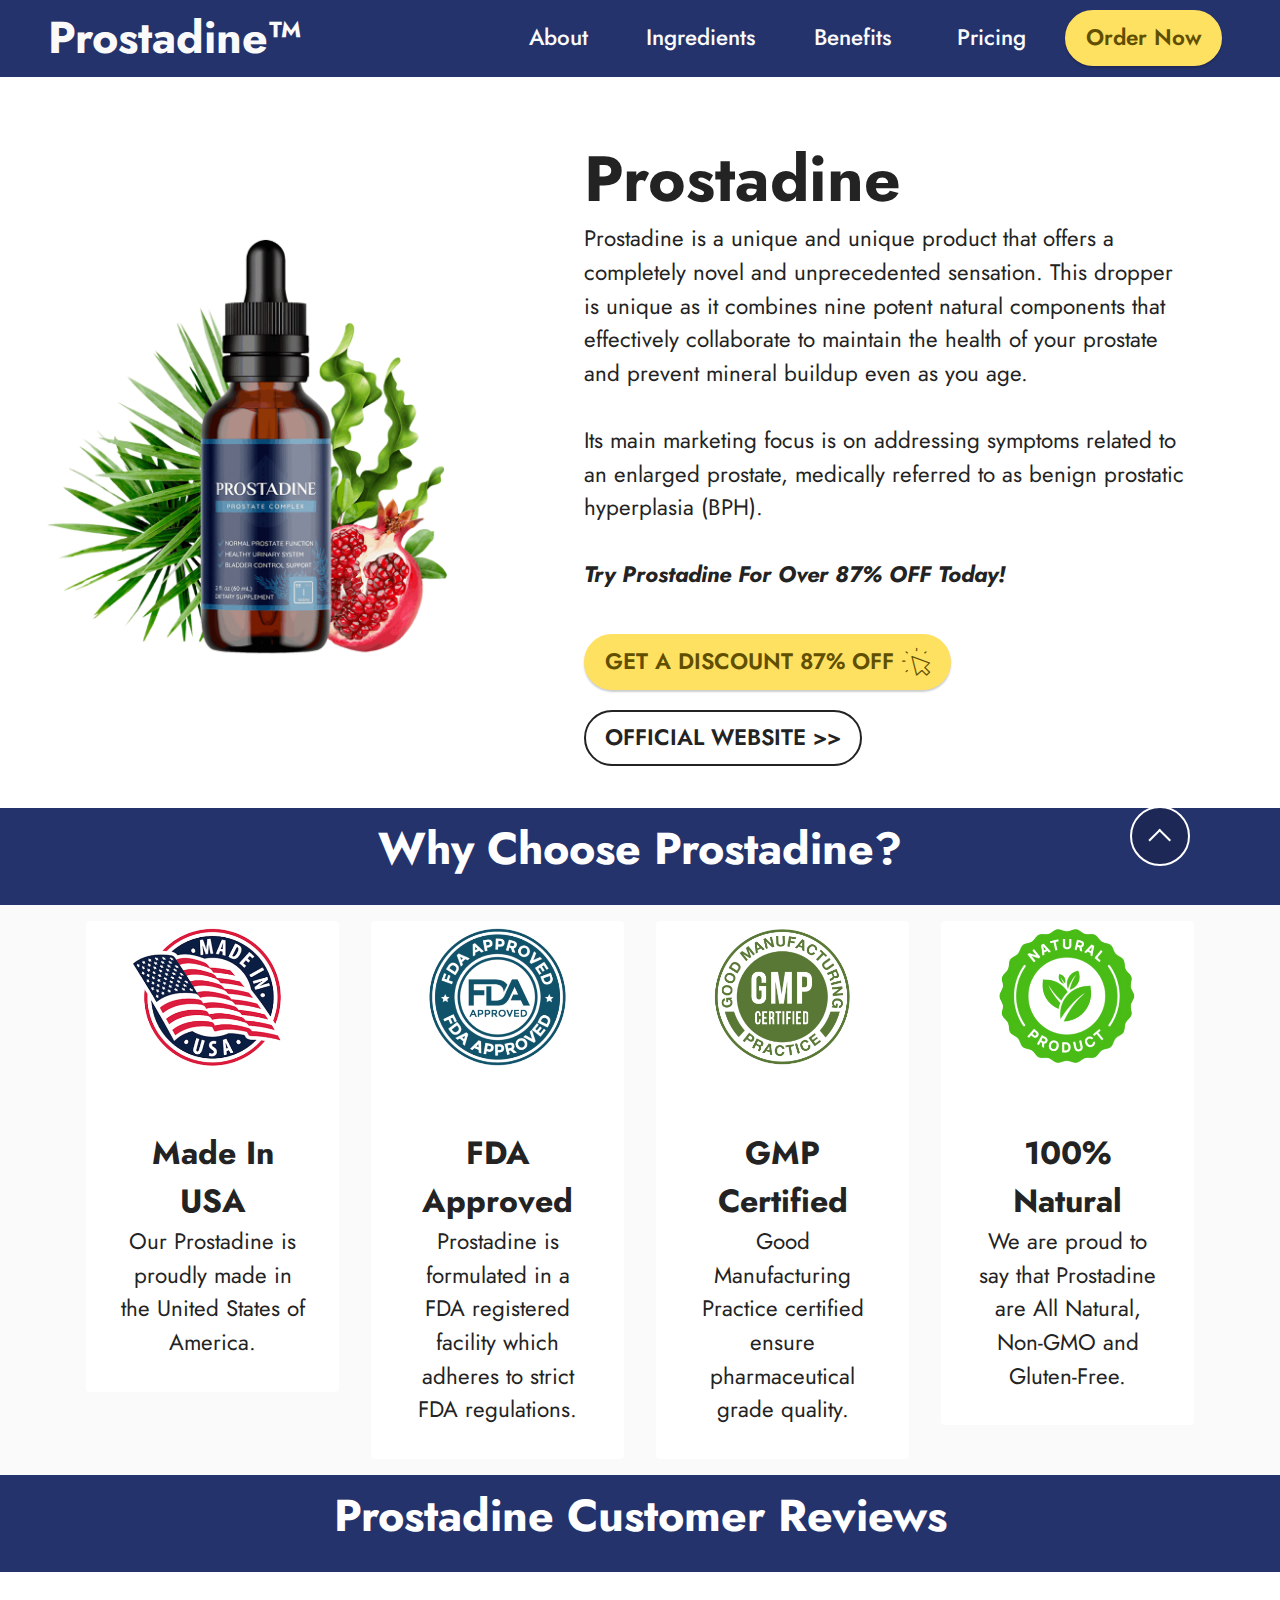
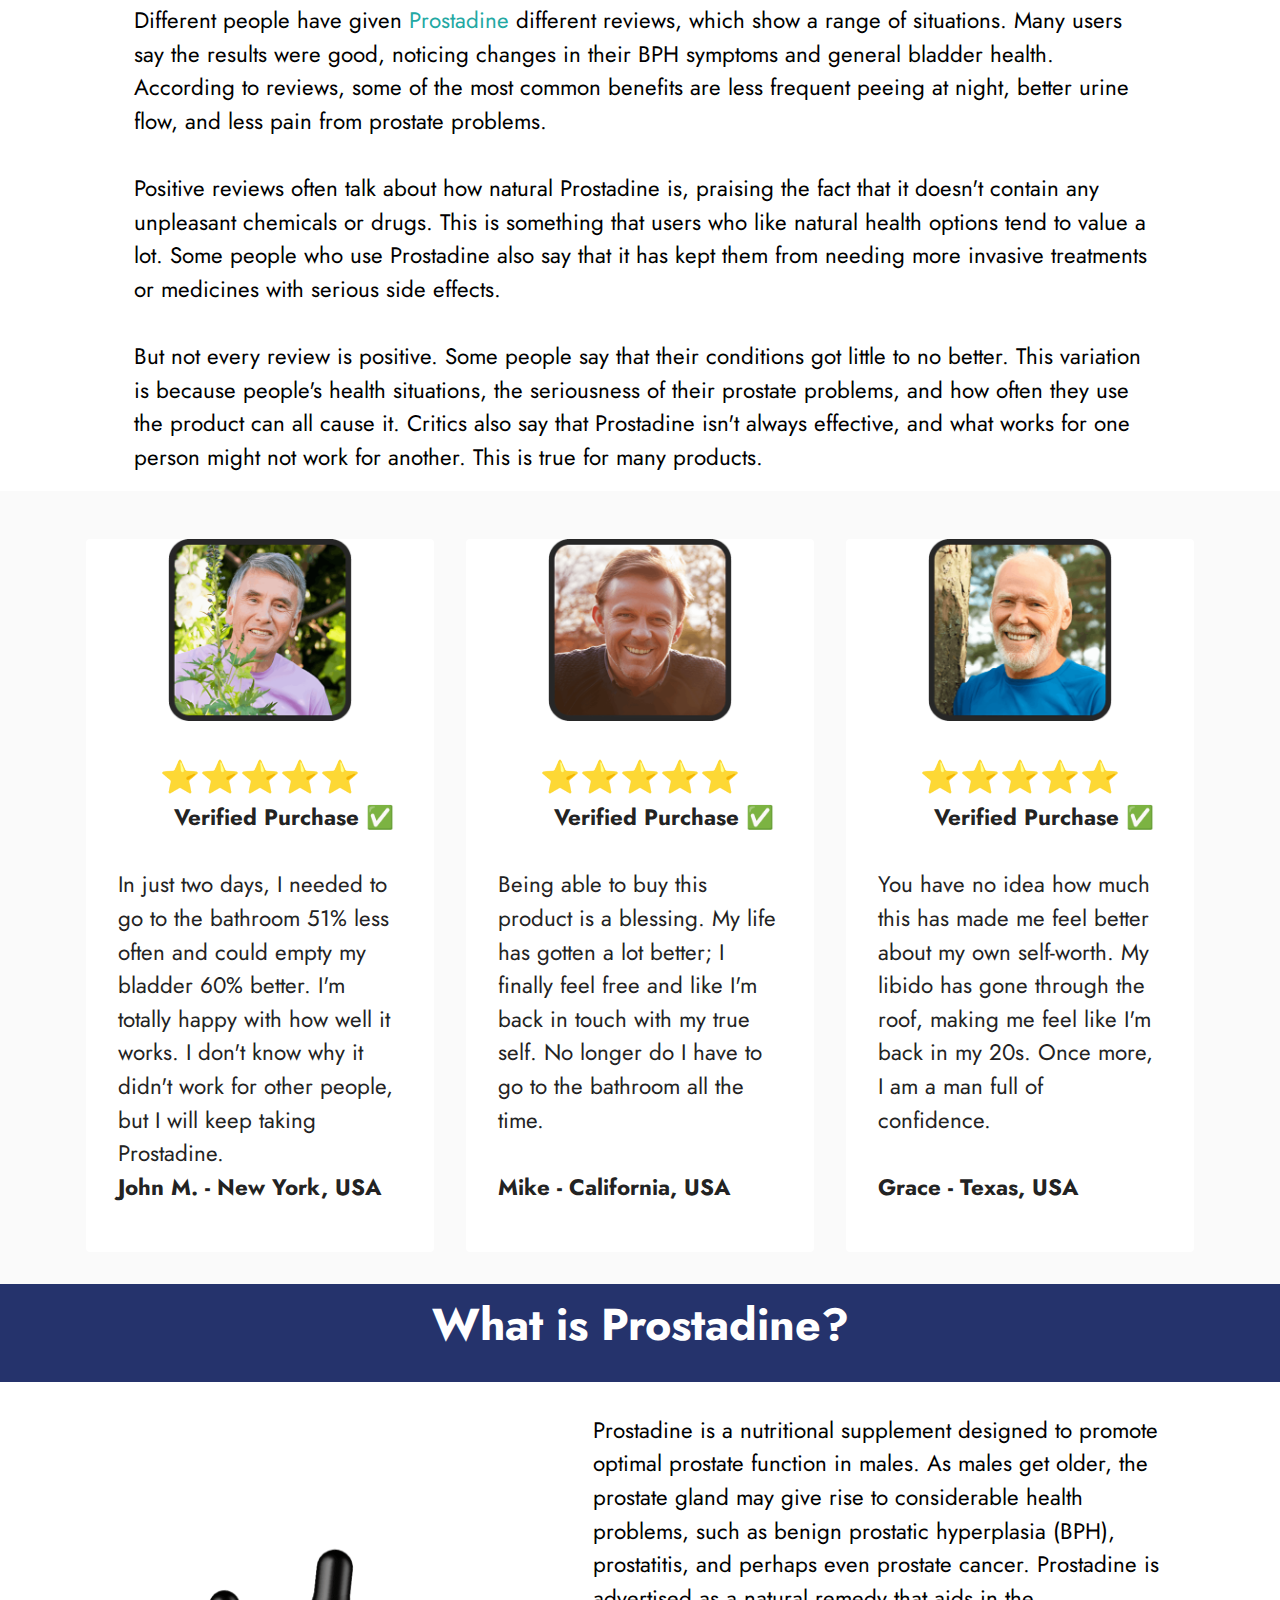
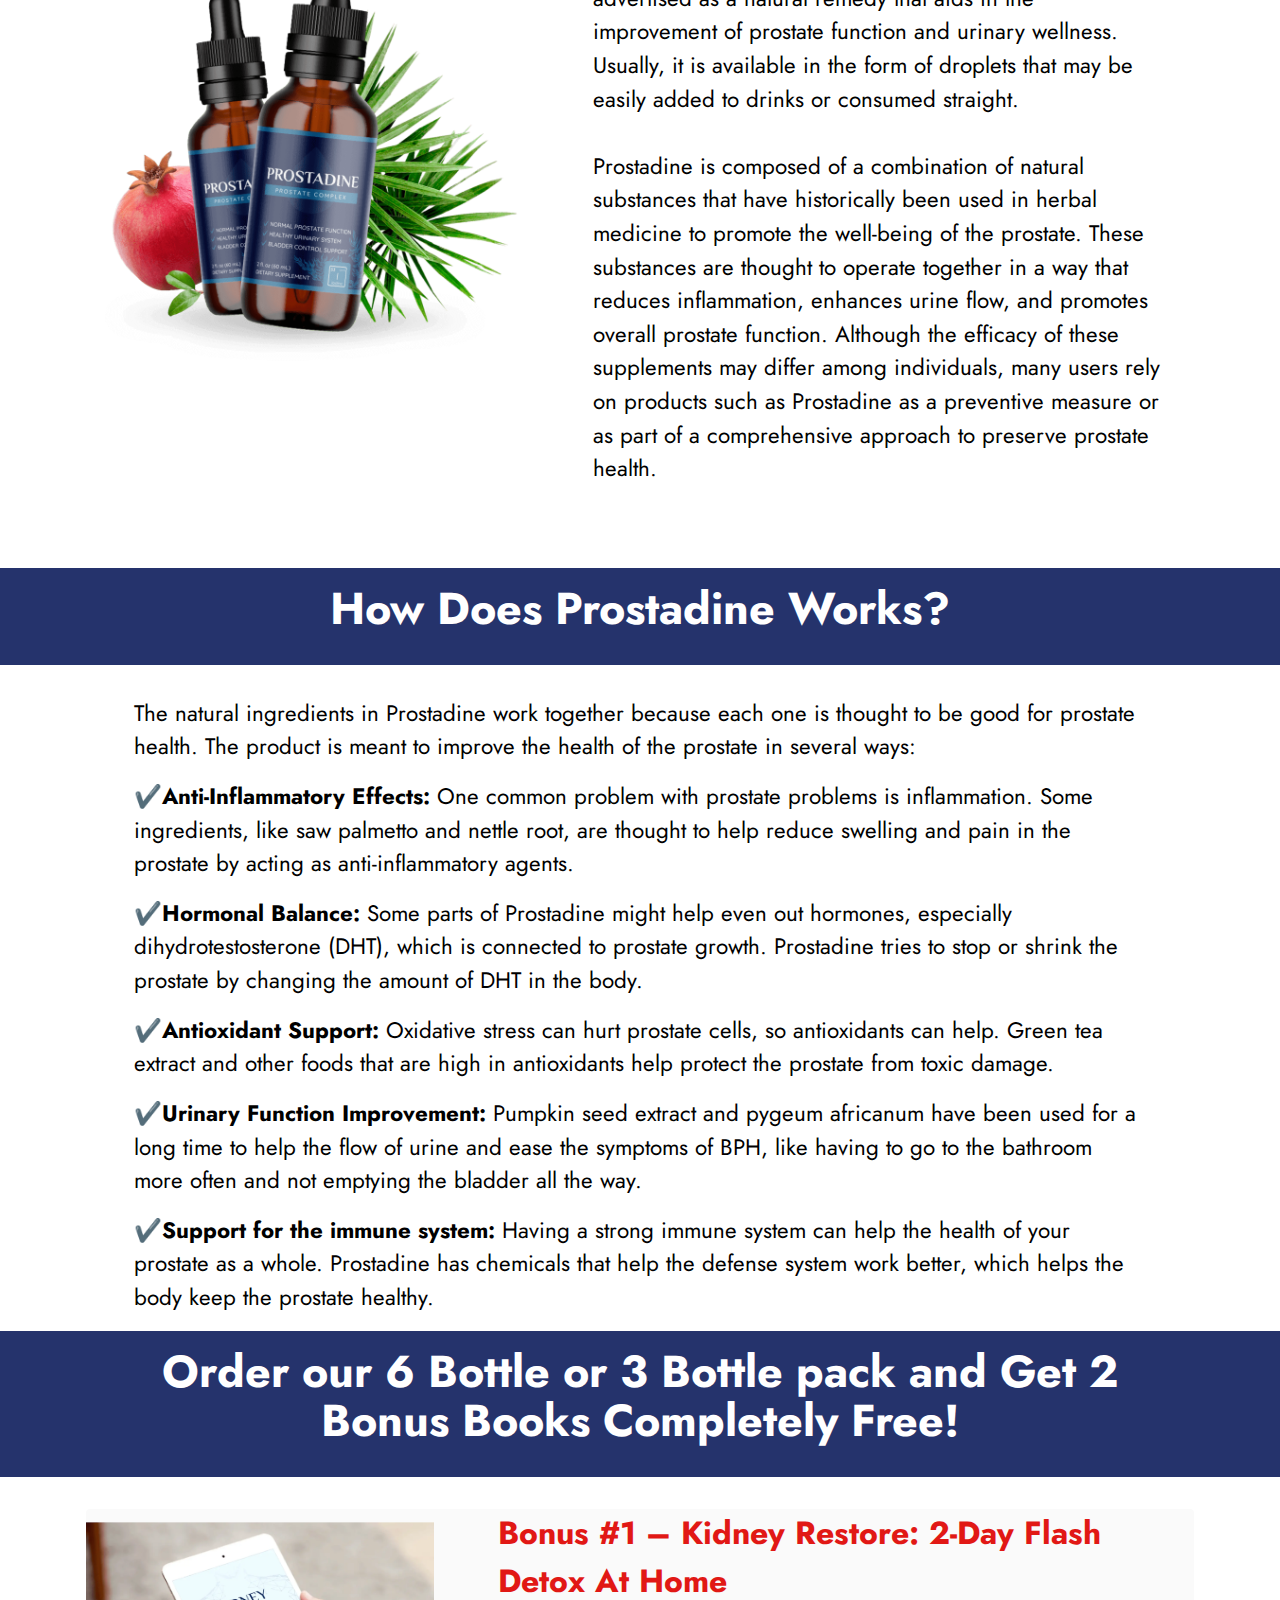
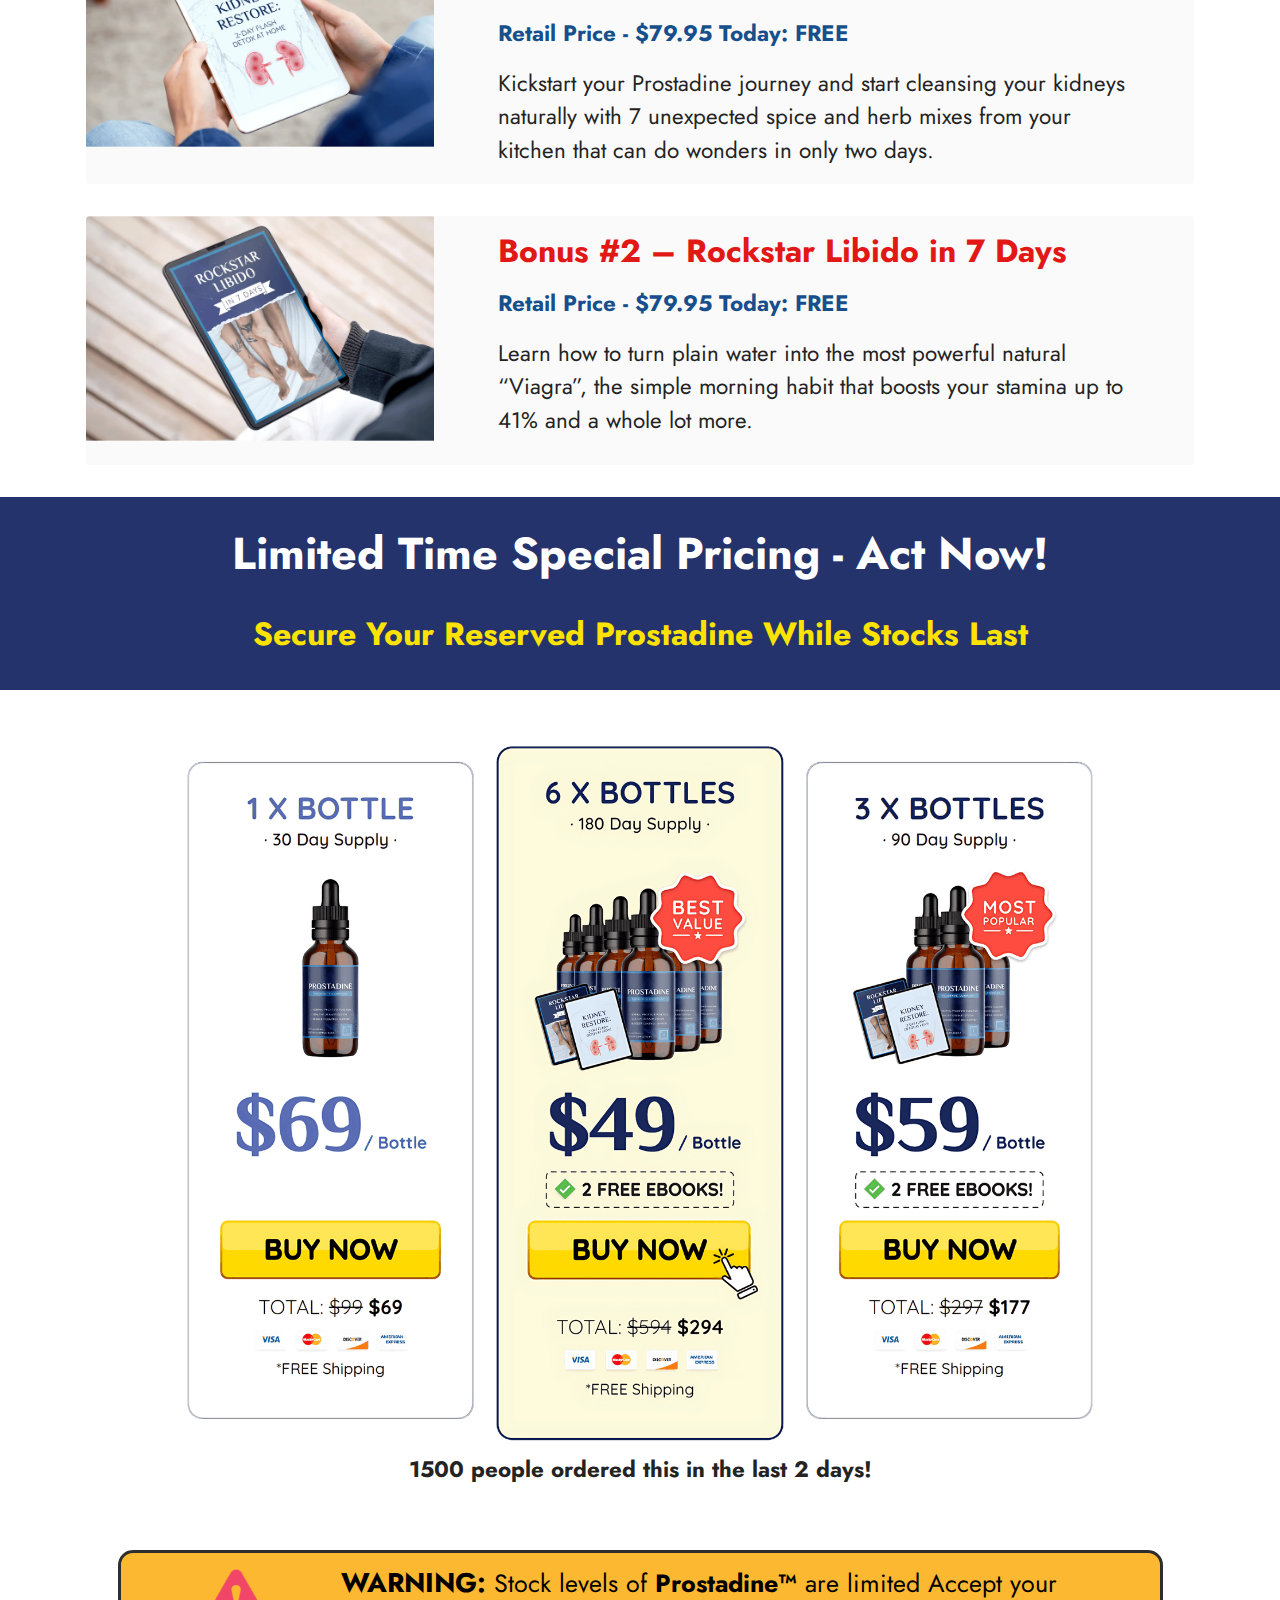
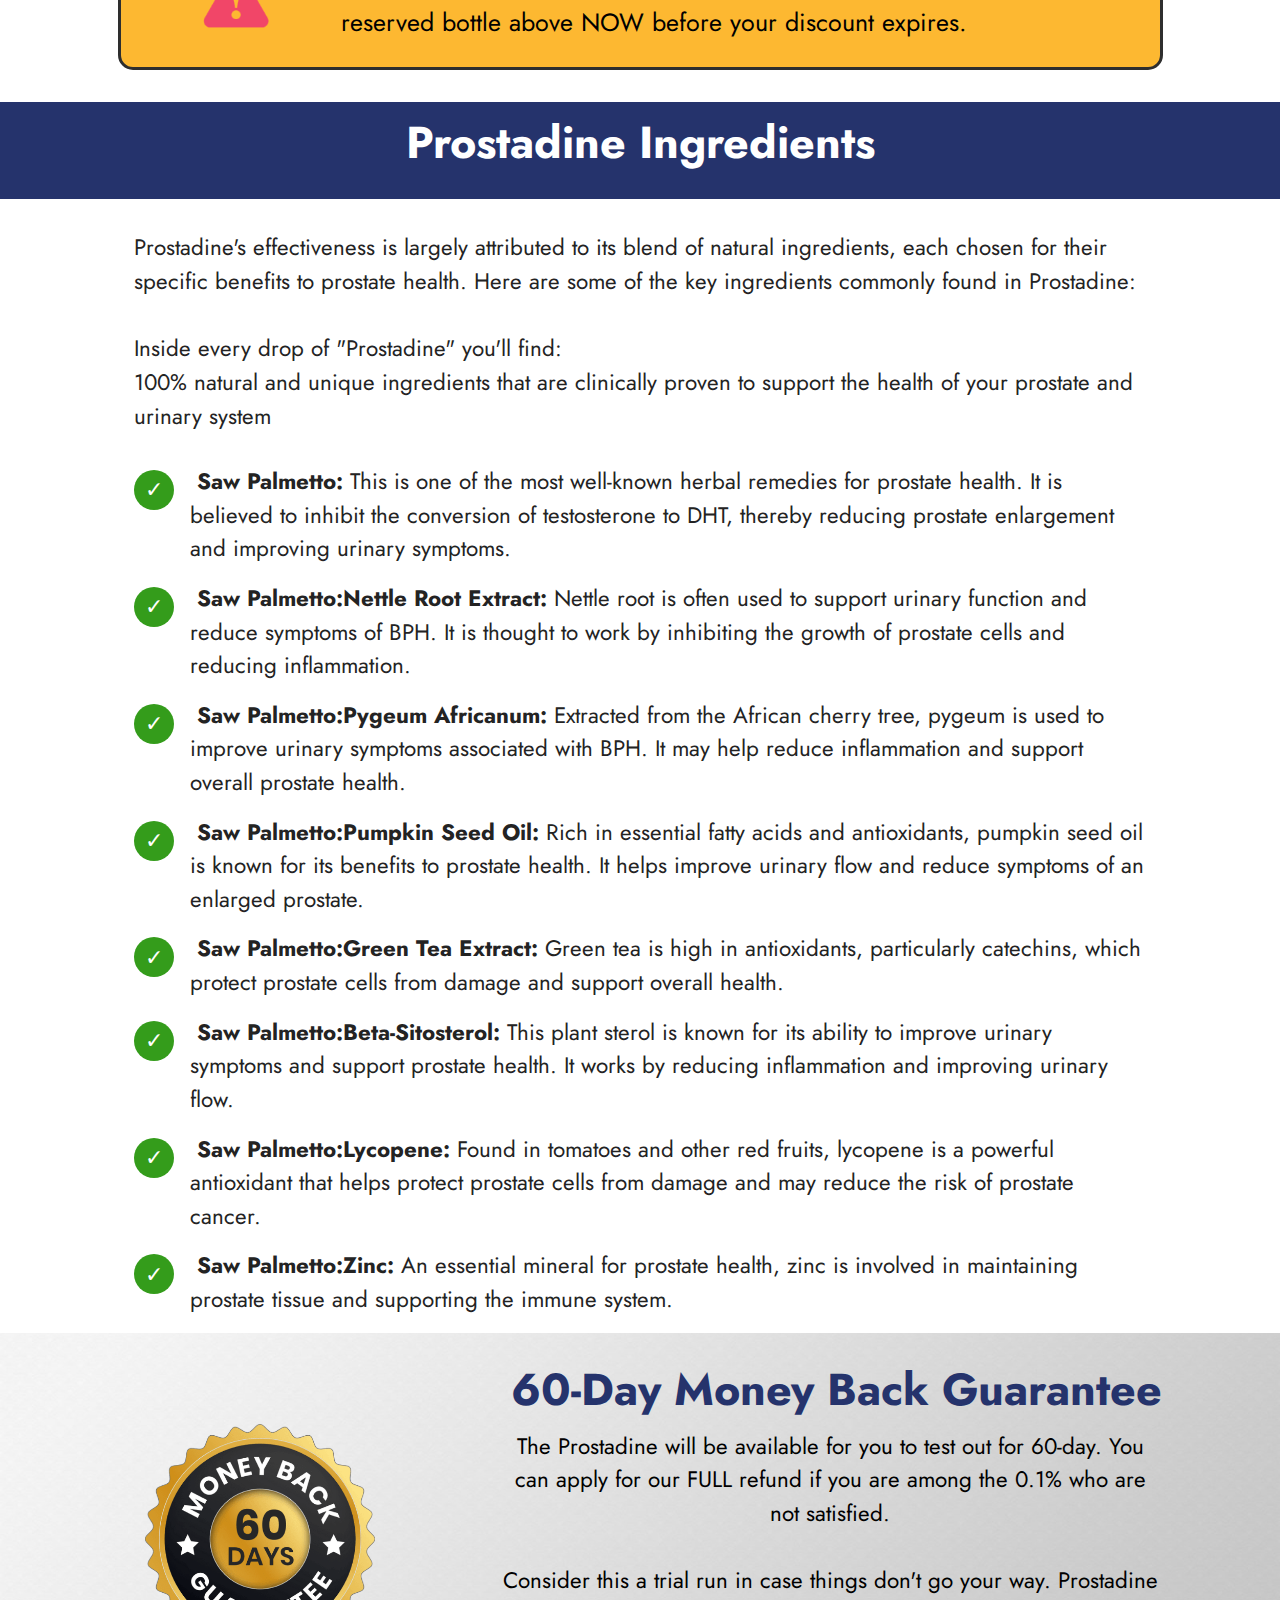
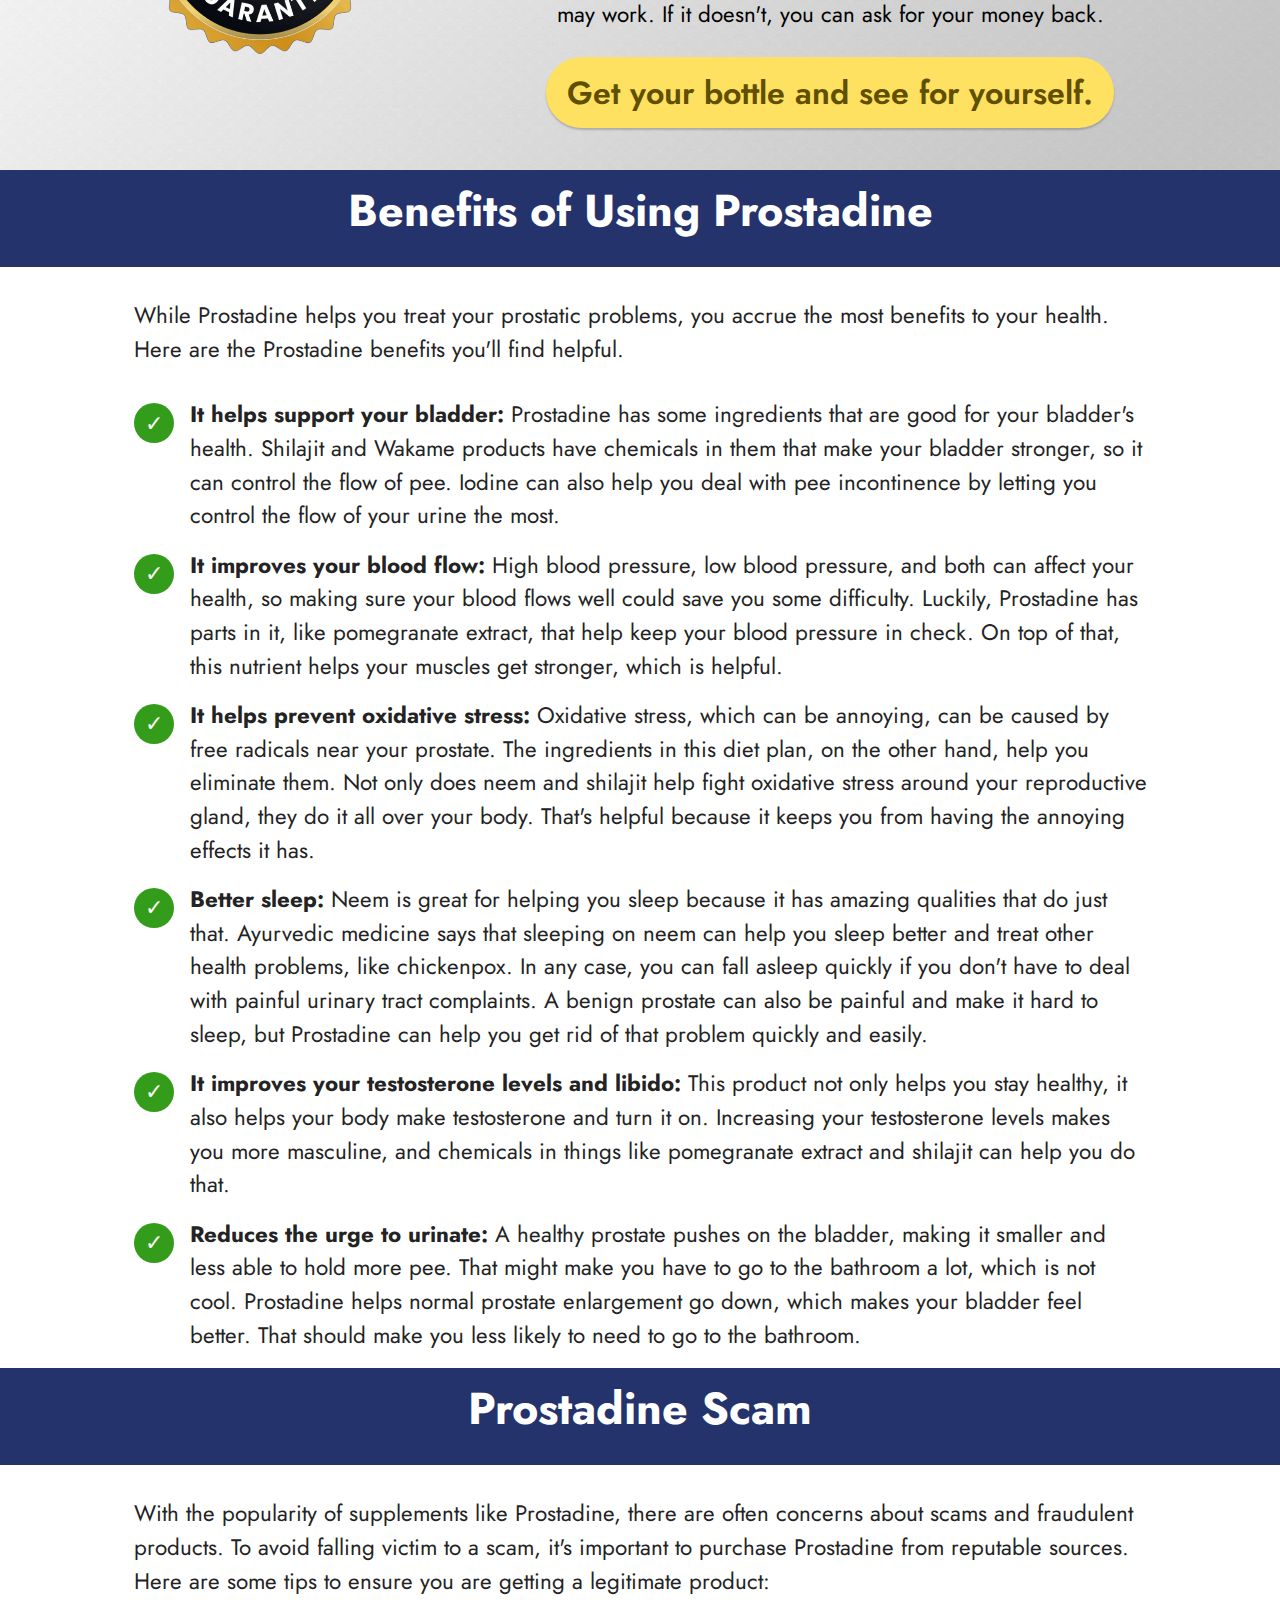
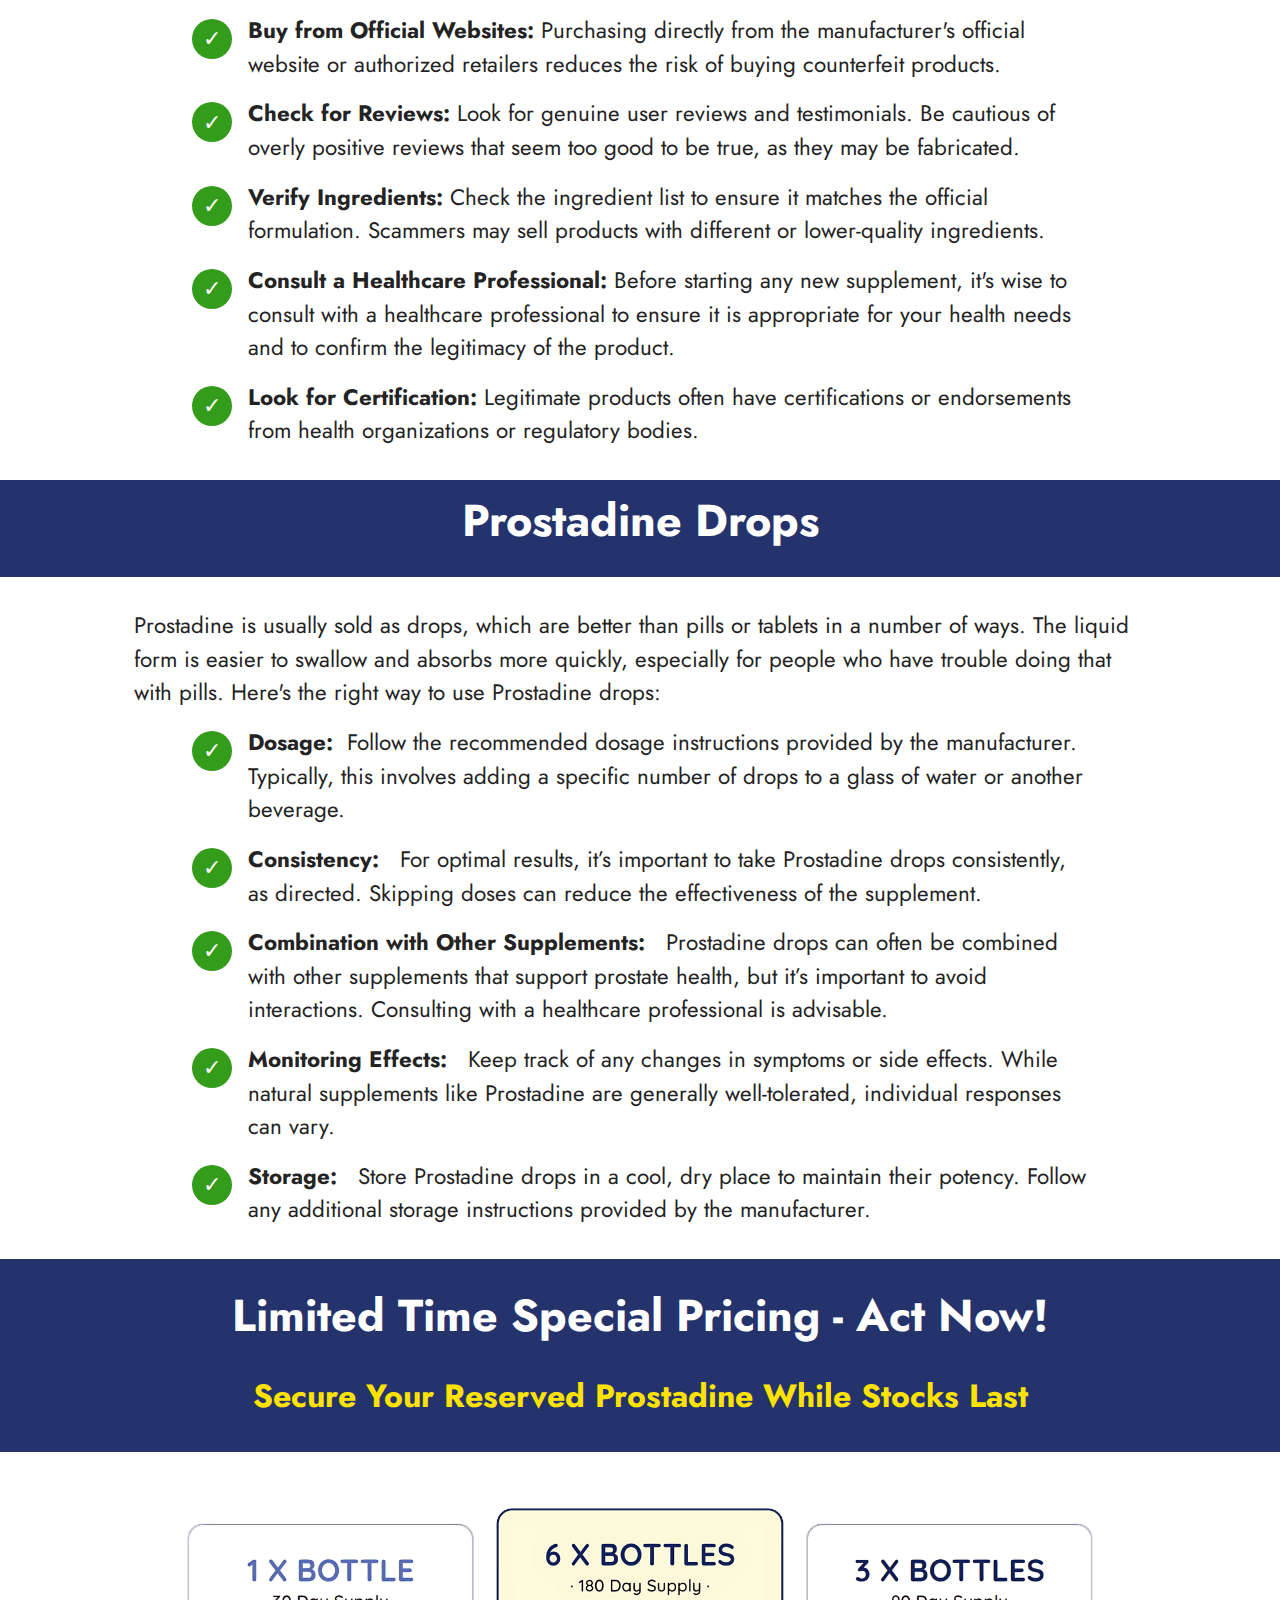
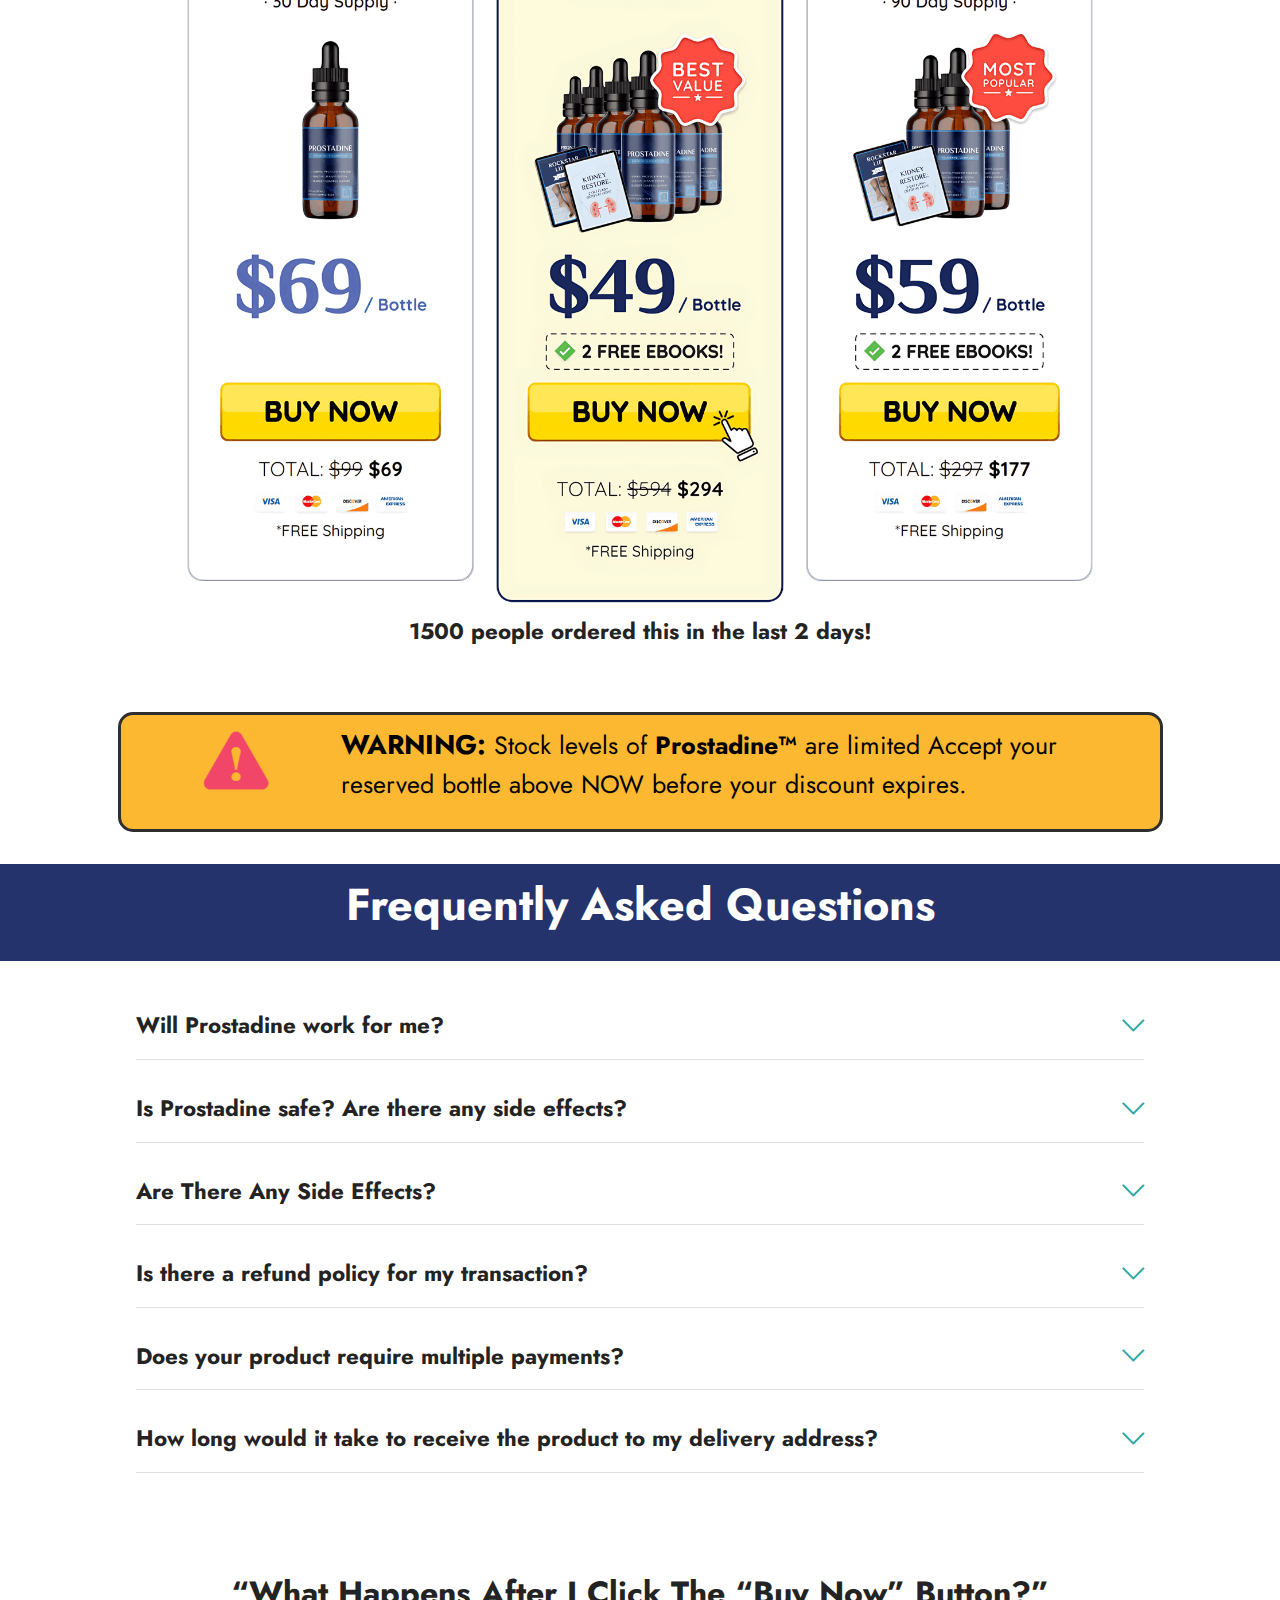
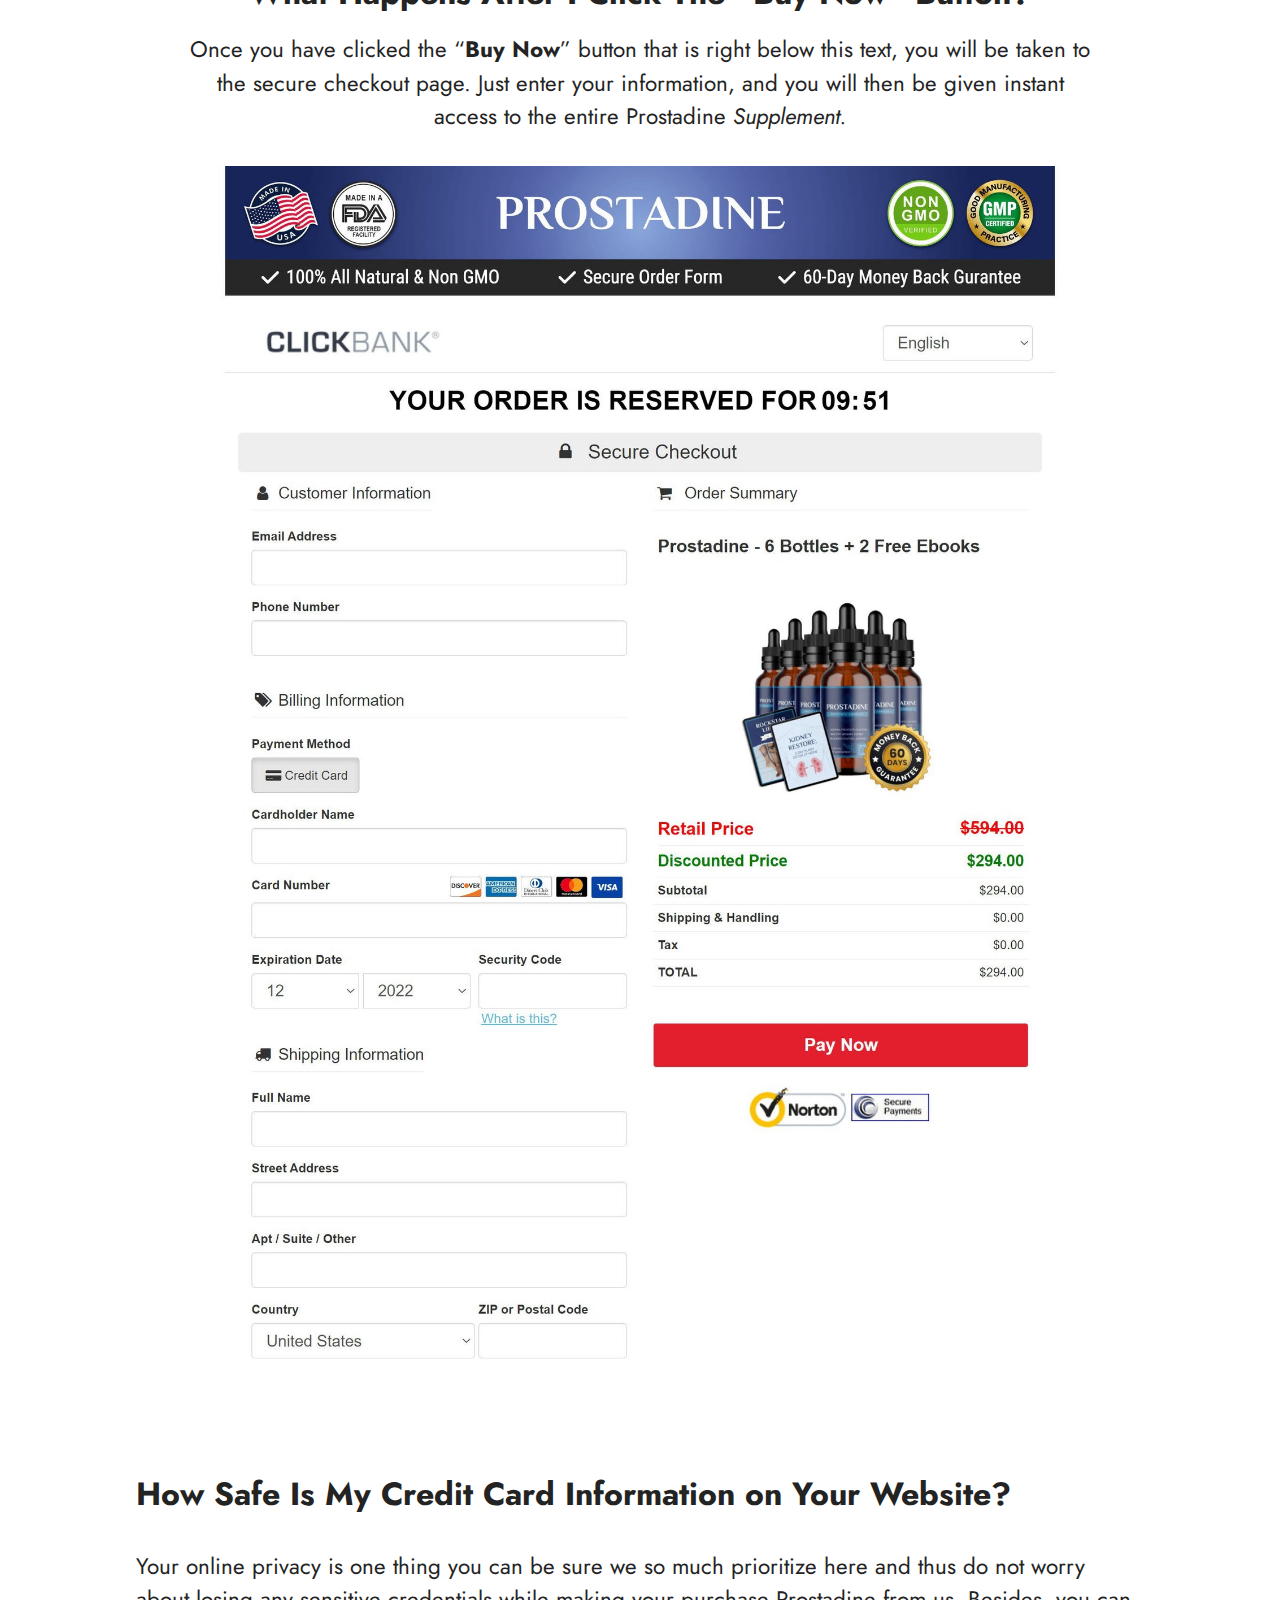
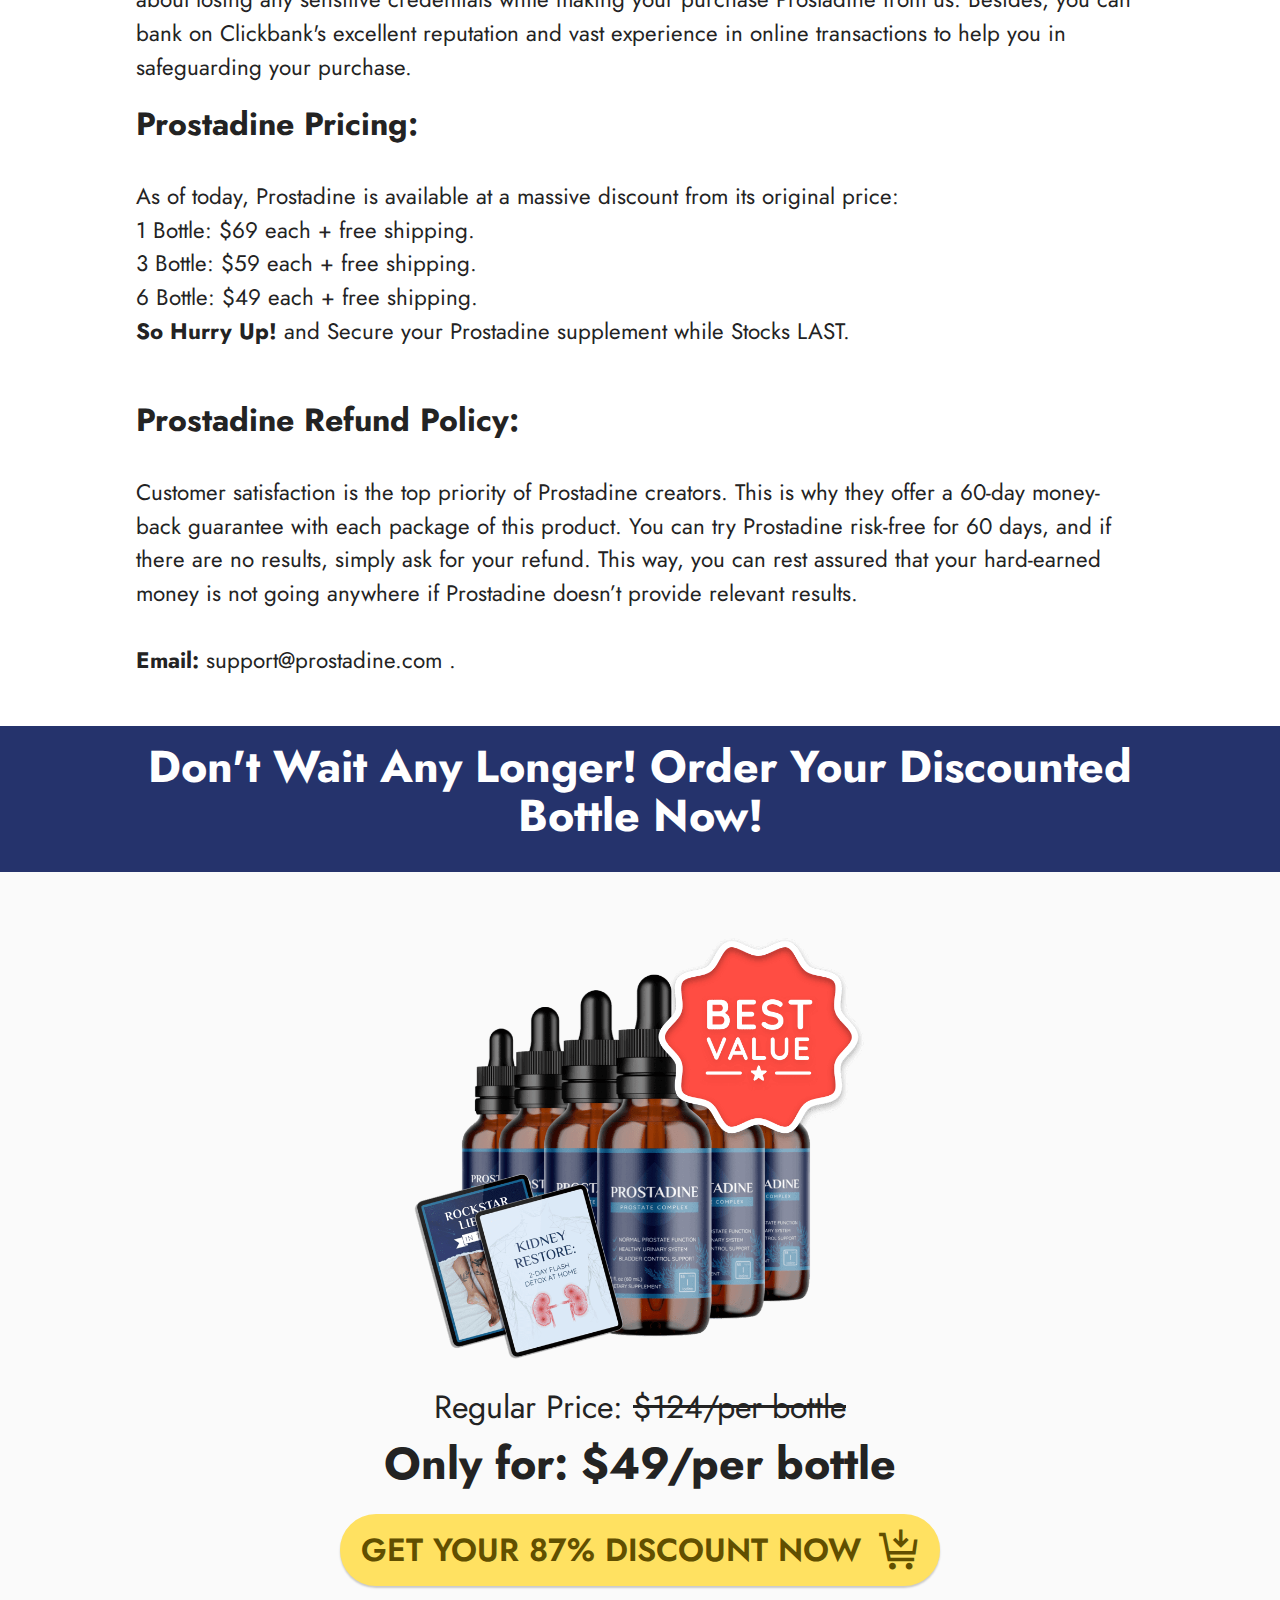
<file: index.html>
<!DOCTYPE html>
<html  >

<head>
  <meta charset="UTF-8">
  <meta http-equiv='content-language' content='en-US'>
  <meta http-equiv="X-UA-Compatible" content="IE=edge">
  <meta name="generator" content="Mobirise v5.9.4, mobirise.com">
  <meta name="twitter:card" content="summary_large_image"/>
  <meta name="twitter:image:src" content="assets/images/index-meta.png">
  <meta property="og:image" content="assets/images/index-meta.png">
  <meta name="twitter:title" content="Prostadine™ - Official Website || #1 Prostate Health Support">
  <meta name="viewport" content="width=device-width, initial-scale=1, minimum-scale=1">
  <link rel="shortcut icon" href="assets/images/prostadine-drops-1.png" type="image/x-icon">
  <meta name="description" content="An all-natural combination of substances, Prostadine is a dietary supplement that supports a healthy urinary system and prostate.">
  <meta name="keywords" content="prostadine, buy prostadine, prostadine buy, prostadine drops, prostadine official website, prostadine reviews, prostadine scam, prostadine review"/>
  <meta name="msvalidate.01" content="9E8452EEFD1B79C15292801D9C9B8EC1" />
	
  <title>Prostadine - Official Website || #1 Prostate Health Support</title>
  <link rel="stylesheet" href="assets/web/assets/mobirise-icons2/mobirise2.css">
  <link rel="stylesheet" href="assets/web/assets/mobirise-icons/mobirise-icons.css">
  <link rel="stylesheet" href="assets/bootstrap/css/bootstrap.min.css">
  <link rel="stylesheet" href="assets/bootstrap/css/bootstrap-grid.min.css">
  <link rel="stylesheet" href="assets/bootstrap/css/bootstrap-reboot.min.css">
  <link rel="stylesheet" href="assets/animatecss/animate.css">
  <link rel="stylesheet" href="assets/dropdown/css/style.css">
  <link rel="stylesheet" href="assets/socicon/css/styles.css">
  <link rel="stylesheet" href="assets/theme/css/style.css">
  <link rel="preload" href="https://fonts.googleapis.com/css?family=Jost:100,200,300,400,500,600,700,800,900,100i,200i,300i,400i,500i,600i,700i,800i,900i&amp;display=swap" as="style" onload="this.onload=null;this.rel='stylesheet'">
  <noscript><link rel="stylesheet" href="https://fonts.googleapis.com/css?family=Jost:100,200,300,400,500,600,700,800,900,100i,200i,300i,400i,500i,600i,700i,800i,900i&amp;display=swap"></noscript>
  <link rel="preload" as="style" href="assets/mobirise/css/mbr-additional.css"><link rel="stylesheet" href="assets/mobirise/css/mbr-additional.css" type="text/css">
   
  <link rel="canonical" href="https://us-prostadine.github.io/">
  
</head>
<body>
  
  <section data-bs-version="5.1" class="menu menu2 cid-u8OdcomFRz" once="menu" id="menu2-3v">
    
    <nav class="navbar navbar-dropdown navbar-expand-lg">
        <div class="container-fluid">
            <div class="navbar-brand">
                
                <span class="navbar-caption-wrap"><a class="navbar-caption text-white text-primary display-2">Prostadine™</a></span>
            </div>
            <button class="navbar-toggler" type="button" data-toggle="collapse" data-bs-toggle="collapse" data-target="#navbarSupportedContent" data-bs-target="#navbarSupportedContent" aria-controls="navbarNavAltMarkup" aria-expanded="false" aria-label="Toggle navigation">
                <div class="hamburger">
                    <span></span>
                    <span></span>
                    <span></span>
                    <span></span>
                </div>
            </button>
            <div class="collapse navbar-collapse" id="navbarSupportedContent">
                <ul class="navbar-nav nav-dropdown" data-app-modern-menu="true"><li class="nav-item"><a class="nav-link link text-white text-primary display-4" href="index.html#content5-42">About</a></li><li class="nav-item"><a class="nav-link link text-white text-primary display-4" href="index.html#content5-2t">Ingredients</a></li>
                    
                    <li class="nav-item"><a class="nav-link link text-white text-primary display-4" href="index.html#content4-2p">Benefits</a>
                    </li><li class="nav-item"><a class="nav-link link text-white text-primary display-4" href="index.html#content4-2h">&nbsp;Pricing</a></li></ul>
                
                <div class="navbar-buttons mbr-section-btn"><a class="btn btn-warning display-4" href="https://theprostadine.com/text.php?aff_id=425023" target="_blank">Order Now</a></div>
            </div>
        </div>
    </nav>
</section>

<section data-bs-version="5.1" class="features6 cid-ubh0u5h8qy" id="features7-3x">
    <!---->
    

    
    
    <div class="container-fluid">
        <div class="card-wrapper">
            <div class="row align-items-center">
                <div class="col-12 col-lg-5">
                    <div class="image-wrapper">
                        <img src="assets/images/prostadine.png" alt="prostadine" title="prostadine"><br>
                    </div>
                </div>
                <div class="col-12 col-lg">
                    <div class="text-box">
                        <h1 class="mbr-title mbr-fonts-style display-1"><strong>Prostadine</strong></h1>
                        <p class="mbr-text mbr-fonts-style display-7">Prostadine is a unique and unique product that offers a completely novel and unprecedented sensation. This dropper is unique as it combines nine potent natural components that effectively collaborate to maintain the health of your prostate and prevent mineral buildup even as you age.<br><br> Its main marketing focus is on addressing symptoms related to an enlarged prostate, medically referred to as benign prostatic hyperplasia (BPH).<br><br><strong><em>Try&nbsp;Prostadine&nbsp;For Over 87% OFF Today!</em></strong><br></p>
                        
                        <div class="mbr-section-btn pt-3"><a class="btn btn-warning display-7" href="https://theprostadine.com/text.php?aff_id=425023" target="_blank"><span class="mbri-cursor-click mbr-iconfont mbr-iconfont-btn"></span>GET A DISCOUNT 87% OFF</a> <a class="btn btn-black-outline display-7" href="https://theprostadine.com/text.php?aff_id=425023" target="_blank">OFFICIAL WEBSITE &gt;&gt;</a></div>
                    </div>
                </div>
            </div>
        </div>
    </div>
</section>

<section data-bs-version="5.1" class="content4 cid-sKy1rbqsFk" id="content4-2c">
    
    
    <div class="container-fluid">
        <div class="row justify-content-center">
            <div class="title col-md-12 col-lg-10">
                <h2 class="mbr-section-title mbr-fonts-style align-center mb-4 display-2">
                    <strong>Why Choose Prostadine?</strong>
                </h2>
                
                
            </div>
        </div>
    </div>
</section>

<section data-bs-version="5.1" class="team1 cid-sKy1d3drzV" id="content4-2b">
    

  <div class="container">
        <div class="row justify-content-center">
            
            <div class="col-sm-6 col-lg-3">
                <div class="card-wrap">
                    <div class="image-wrap">
                        <img src="assets/images/prostadine-made-in-usa.png" alt="prostadine made in usa" title="prostadine made in usa"><br>
                    </div>
                    <div class="content-wrap">
                        <h5 class="mbr-section-title card-title mbr-fonts-style align-center m-0 display-5"><strong>Made In USA</strong></h5>
                        
                        <p class="card-text mbr-fonts-style align-center display-7">
                            Our Prostadine is proudly made in the United States of America.
                        </p>
                        
                        
                    </div>
                </div>
            </div>

            <div class="col-sm-6 col-lg-3">
                <div class="card-wrap">
                    <div class="image-wrap">
                        <img src="assets/images/prostadine-fda-approved.png" alt="prostadine fda approved" title="prostadine fda approved"><br>
                    </div>
                    <div class="content-wrap">
                        <h5 class="mbr-section-title card-title mbr-fonts-style align-center m-0 display-5"><strong>FDA Approved</strong></h5>
                        
                        <p class="card-text mbr-fonts-style align-center display-7">Prostadine is formulated in a FDA registered facility which adheres to strict FDA regulations.
                        </p>
                        
                        
                    </div>
                </div>
            </div>

            <div class="col-sm-6 col-lg-3">
                <div class="card-wrap">
                    <div class="image-wrap">
                        <img src="assets/images/prostadine-gmp-certified.png" alt="prostadine gmp certified" title="prostadine gmp certified"><br>
                    </div>
                    <div class="content-wrap">
                        <h5 class="mbr-section-title card-title mbr-fonts-style align-center m-0 display-5"><strong>GMP Certified</strong></h5>
                        
                        <p class="card-text mbr-fonts-style align-center display-7">
                            Good Manufacturing Practice certified ensure pharmaceutical grade quality.
                        </p>
                        
                        
                    </div>
                </div>
            </div>

            <div class="col-sm-6 col-lg-3">
                <div class="card-wrap">
                    <div class="image-wrap">
                        <img src="assets/images/prostadine-natural-product.png" alt="prostadine natural product" title="prostadine natural product"><br>
                    </div>
                    <div class="content-wrap">
                        <h5 class="mbr-section-title card-title mbr-fonts-style align-center m-0 display-5"><strong>100% Natural</strong></h5>
                        
                        <p class="card-text mbr-fonts-style align-center display-7">
                            We are proud to say that Prostadine are All Natural, Non-GMO and Gluten-Free.
                        </p>
                        
                        
                    </div>
                </div>
            </div>
        </div>
    </div>
</section>

<section data-bs-version="5.1" class="content4 cid-ublqrmmgUW" id="content4-44">
    
    
    <div class="container-fluid">
        <div class="row justify-content-center">
            <div class="title col-md-12 col-lg-10">
                <h2 class="mbr-section-title mbr-fonts-style align-center mb-4 display-2"><strong>Prostadine Customer Reviews</strong></h2>
                
                
            </div>
        </div>
    </div>
</section>


<section data-bs-version="5.1" class="content5 cid-sKy7tkCOig" id="content5-2g">
    
    <div class="container">
        <div class="row justify-content-center">
            <div class="col-md-12 col-lg-11">
                
                
                <p class="mbr-text mbr-fonts-style display-7">Different people have given <b><a href="https://en-prostadine.us/">Prostadine</a></b> different reviews, which show a range of situations. Many users say the results were good, noticing changes in their BPH symptoms and general bladder health. According to reviews, some of the most common benefits are less frequent peeing at night, better urine flow, and less pain from prostate problems.
<br><br>
Positive reviews often talk about how natural Prostadine is, praising the fact that it doesn't contain any unpleasant chemicals or drugs. This is something that users who like natural health options tend to value a lot. Some people who use Prostadine also say that it has kept them from needing more invasive treatments or medicines with serious side effects.
<br><br>

But not every review is positive. Some people say that their conditions got little to no better. This variation is because people's health situations, the seriousness of their prostate problems, and how often they use the product can all cause it. Critics also say that Prostadine isn't always effective, and what works for one person might not work for another. This is true for many products.</p>
            </div>
        </div>
    </div>
</section>




<section data-bs-version="5.1" class="team1 cid-ublqx5KcR7" id="team1-45">
    

    
    
    <div class="container">
        <div class="row justify-content-center">
            
            

            
            
            <div class="item features-image mb-4 col-12 col-md-4 active">
                <div class="item-wrapper">
                    <div class="image-wrap">
                        <img src="assets/images/prostadine-reviews.png" alt="prostadine reviews" title="prostadine reviews" data-slide-to="1" data-bs-slide-to="1">
                    </div>
                    <div class="content-wrap">
                        <h5 class="mbr-section-title card-title mbr-fonts-style align-center m-0 display-5">
                            <strong>⭐⭐⭐⭐⭐</strong></h5>
                        <h6 class="mbr-role mbr-fonts-style align-center mb-3 display-4"><strong>&nbsp; &nbsp; &nbsp; &nbsp; Verified Purchase ✅</strong><br><strong><br></strong><div>In just two days, I needed to go to the bathroom 51% less often and could empty my bladder 60% better. I'm totally happy with how well it works. I don't know why it didn't work for other people, but I will keep taking Prostadine.</div><div><strong>
</strong></div><div><strong>John M. - New York, USA</strong></div><div><strong>
</strong></div></h6>
                        
                        
                        
                    </div>
                </div>
            </div><div class="item features-image mb-4 col-12 col-md-4">
                <div class="item-wrapper">
                    <div class="image-wrap">
                        <img src="assets/images/prostadine-costomer-reviews.png" alt="prostadine costomer reviews" title="prostadine costomer reviews" data-slide-to="2" data-bs-slide-to="2">
                    </div>
                    <div class="content-wrap">
                        <h5 class="mbr-section-title card-title mbr-fonts-style align-center m-0 display-5">
                            <strong>⭐⭐⭐⭐⭐</strong></h5>
                        <h6 class="mbr-role mbr-fonts-style align-center mb-3 display-4"><strong>&nbsp; &nbsp; &nbsp; &nbsp; Verified Purchase ✅</strong><strong><br></strong><div><br></div><div>Being able to buy this product is a blessing. My life has gotten a lot better; I finally feel free and like I'm back in touch with my true self. No longer do I have to go to the bathroom all the time.</div><div><strong><br></strong></div><div><strong>Mike - California, USA</strong></div><div><strong>
</strong></div><div><strong>
</strong></div></h6>
                        
                        
                        
                    </div>
                </div>
            </div><div class="item features-image mb-4 col-12 col-md-4">
                <div class="item-wrapper">
                    <div class="image-wrap">
                        <img src="assets/images/prostadine-official-reviews.png" alt="prostadine official reviews" title="prostadine official reviews" data-slide-to="1" data-bs-slide-to="1">
                    </div>
                    <div class="content-wrap">
                        <h5 class="mbr-section-title card-title mbr-fonts-style align-center m-0 display-5">
                            <strong>⭐⭐⭐⭐⭐</strong></h5>
                        <h6 class="mbr-role mbr-fonts-style align-center mb-3 display-4"><strong>&nbsp; &nbsp; &nbsp; &nbsp; Verified Purchase ✅</strong><strong><br></strong><div><br></div><div>You have no idea how much this has made me feel better about my own self-worth. My libido has gone through the roof, making me feel like I'm back in my 20s. Once more, I am a man full of confidence.</div><br><div>
</div><div><strong>Grace - Texas, USA</strong></div><div><strong>
</strong></div><div><strong>
</strong></div></h6>
                        
                        
                        
                    </div>
                </div>
            </div>
        </div>
    </div>
</section>

<section data-bs-version="5.1" class="content4 cid-ubl4a0dZ27" id="content5-42">
    
    
    <div id="Benefits" class="container-fluid">
        <div class="row justify-content-center">
            <div class="title col-md-12 col-lg-10">
                <h2 class="mbr-section-title mbr-fonts-style align-center mb-4 display-2"><strong>What is Prostadine?</strong></h2>
                
                
            </div>
        </div>
    </div>
</section>

<section data-bs-version="5.1" class="header11 cid-ubloir21wt" id="header11-43">

    

    

    <div class="container">
        <div class="row justify-content-center">
            <div class="col-12 col-md-5 image-wrapper">
                <img class="w-100" src="assets/images/buy-prostadine.png" alt="buy prostadine" title="buy prostadine"><br>
            </div>
            <div class="col-12 col-md">
                <div class="text-wrapper text-center">
                    <strong>
                    <p class="mbr-text mbr-fonts-style display-7">Prostadine is a nutritional supplement designed to promote optimal prostate function in males. As males get older, the prostate gland may give rise to considerable health problems, such as benign prostatic hyperplasia (BPH), prostatitis, and perhaps even prostate cancer. Prostadine is advertised as a natural remedy that aids in the improvement of prostate function and urinary wellness. Usually, it is available in the form of droplets that may be easily added to drinks or consumed straight.
<br><br>
Prostadine is composed of a combination of natural substances that have historically been used in herbal medicine to promote the well-being of the prostate. These substances are thought to operate together in a way that reduces inflammation, enhances urine flow, and promotes overall prostate function. Although the efficacy of these supplements may differ among individuals, many users rely on products such as Prostadine as a preventive measure or as part of a comprehensive approach to preserve prostate health.<b><br></b><br></p>
                    
                </strong></div><strong>
            </strong></div><strong>
        </strong></div><strong>
    </strong></div><strong>
</strong></section>

<section data-bs-version="5.1" class="content4 cid-sKy6Ur4nH7" id="header7-2f">
    
    
    <div id="Work" class="container-fluid">
        <div class="row justify-content-center">
            <div class="title col-md-12 col-lg-10">
                <h2 class="mbr-section-title mbr-fonts-style align-center mb-4 display-2"><strong>How Does Prostadine Works?</strong></h2>
                
                
            </div>
        </div>
    </div>
</section>

<section data-bs-version="5.1" class="content5 cid-sKy7tkCOig" id="content5-2g">
    
    <div class="container">
        <div class="row justify-content-center">
            <div class="col-md-12 col-lg-11">
                
                
                <p class="mbr-text mbr-fonts-style display-7">The natural ingredients in Prostadine work together because each one is thought to be good for prostate health. The product is meant to improve the health of the prostate in several ways:</p>
				
				<p class="mbr-text mbr-fonts-style display-7"><b>✔️Anti-Inflammatory Effects:</b> One common problem with prostate problems is inflammation. Some ingredients, like saw palmetto and nettle root, are thought to help reduce swelling and pain in the prostate by acting as anti-inflammatory agents.</p>

<p class="mbr-text mbr-fonts-style display-7"><b>✔️Hormonal Balance:</b> Some parts of Prostadine might help even out hormones, especially dihydrotestosterone (DHT), which is connected to prostate growth. Prostadine tries to stop or shrink the prostate by changing the amount of DHT in the body.</p>

<p class="mbr-text mbr-fonts-style display-7"><b>✔️Antioxidant Support:</b> Oxidative stress can hurt prostate cells, so antioxidants can help. Green tea extract and other foods that are high in antioxidants help protect the prostate from toxic damage.</p>

<p class="mbr-text mbr-fonts-style display-7"><b>✔️Urinary Function Improvement:</b> Pumpkin seed extract and pygeum africanum have been used for a long time to help the flow of urine and ease the symptoms of BPH, like having to go to the bathroom more often and not emptying the bladder all the way.</p>

<p class="mbr-text mbr-fonts-style display-7"><b>✔️Support for the immune system:</b> Having a strong immune system can help the health of your prostate as a whole. Prostadine has chemicals that help the defense system work better, which helps the body keep the prostate healthy.</p>
            </div>
        </div>
    </div>
</section>

<section data-bs-version="5.1" class="content4 cid-ud8fXLx9Eh" id="content4-4b">
    
    
    <div class="container-fluid">
        <div class="row justify-content-center">
            <div class="title col-md-12 col-lg-10">
                <h3 class="mbr-section-title mbr-fonts-style align-center mb-4 display-2"><strong>Order our 6 Bottle or 3 Bottle pack and Get 2 Bonus Books Completely Free!</strong></h3>
                
                
            </div>
        </div>
    </div>
</section>

<section data-bs-version="5.1" class="team2 cid-ud8g06QUYi" xmlns="http://www.w3.org/1999/html" id="team2-4c">
    

    
    
    <div class="container">
        <div class="item features-image active">
            <div class="item-wrapper">
                <div class="row align-items-center">
                    <div class="col-12 col-md-4">
                        <div class="image-wrapper">
                            <img src="assets/images/prostadine-bonus.webp" alt="prostadine bonus" title="prostadine bonus"><br>
                        </div>
                    </div>
                    <div class="col-12 col-md">
                        <div class="card-box">
                            <h5 class="card-title mbr-fonts-style m-0 mb-3 display-5"><strong>Bonus #1 – Kidney Restore: 2-Day Flash Detox At Home</strong></h5>
                            <h6 class="card-subtitle mbr-fonts-style mb-3 display-7"><strong>Retail Price - $79.95 Today: FREE</strong></h6>
                            <p class="mbr-text mbr-fonts-style display-7">Kickstart your Prostadine journey and start cleansing your kidneys naturally with 7 unexpected spice and herb mixes from your kitchen that can do wonders in only two days. <br></p>
                            
                        </div>
                    </div>
                </div>
            </div>
        </div>
        
        
    </div>
</section>

<section data-bs-version="5.1" class="team2 cid-ud8g1ep1B5" xmlns="http://www.w3.org/1999/html" id="team2-4d">
    

    
    
    <div class="container">
        <div class="item features-image">
            <div class="item-wrapper">
                <div class="row align-items-center">
                    <div class="col-12 col-md-4">
                        <div class="image-wrapper">
                            <img src="assets/images/prostadine-free-bonus.webp" alt="prostadine free bonus" title="prostadine free bonus"><br>
                        </div>
                    </div>
                    <div class="col-12 col-md">
                        <div class="card-box">
                            <h5 class="card-title mbr-fonts-style m-0 mb-3 display-5"><strong>Bonus #2 – Rockstar Libido in 7 Days</strong></h5>
                            <h6 class="card-subtitle mbr-fonts-style mb-3 display-7"><strong>Retail Price - $79.95 Today: FREE</strong></h6>
                            <p class="mbr-text mbr-fonts-style display-7">Learn how to turn plain water into the most powerful natural “Viagra”, the simple morning habit that boosts your stamina up to 41% and a whole lot more. <br></p>
                            
                        </div>
                    </div>
                </div>
            </div>
        </div>
        
        
    </div>
</section>

<section data-bs-version="5.1" class="content4 cid-sKy7YKiKVs" id="content4-2h">
    
    
    <div class="container">
        <div class="row justify-content-center">
            <div class="title col-md-12 col-lg-10">
                <h3 class="mbr-section-title mbr-fonts-style align-center mb-4 display-2">
                    <strong>Limited Time Special Pricing - Act Now!
                    </strong><br>

                </h3>
                <h4 class="mbr-section-subtitle align-center mbr-fonts-style mb-4 display-5"><strong>
                    Secure Your Reserved Prostadine While Stocks Last
                </strong></h4>
                
            </div>
        </div>
    </div>
</section>

<section data-bs-version="5.1" class="image3 cid-uddoPBYI6a" id="image3-4e">
    

    
    

    <div class="container">
        <div class="row justify-content-center">
            <div class="col-12 col-lg-10">
                <div class="image-wrapper">
                    <a href="https://theprostadine.com/text.php?aff_id=425023" target="_blank"><img src="assets/images/prostadine-price.png" alt="prostadine price" title="prostadine price"></a>
                    <p class="mbr-description mbr-fonts-style mt-2 align-center display-4"><strong>
                        1500 people ordered this in the last 2 days!</strong></p>
                </div>
            </div>
        </div>
    </div>
</section>

<section data-bs-version="5.1" class="content5 cid-tf2awcQaFz" id="content5-36">
    
    <div class="container">
        <div class="row justify-content-center">
            <div class="col-md-12 col-lg-11 JCB">
                
                
               
               <div class="WarningBox"><img src="assets/images/warning-1.png" alt="prostadine limited time offer" title="prostadine limited time offer"></div>
                <p class="mbr-text mbr-fonts-style display-7"><font style="font-size:25px"><font style="font-size:27px"><strong>WARNING: </strong></font>Stock levels of<strong>&nbsp;Prostadine™</strong>&nbsp;are limited Accept your reserved bottle above NOW before your discount expires.</font></p>
            </div>
        </div>
    </div>
</section>

<section data-bs-version="5.1" class="content4 cid-sKysUQXjX8" id="content5-2t">
    
    
    <div id="Benefits" class="container-fluid">
        <div class="row justify-content-center">
            <div class="title col-md-12 col-lg-10">
                <h2 class="mbr-section-title mbr-fonts-style align-center mb-4 display-2"><strong>Prostadine Ingredients</strong></h2>
                
                
            </div>
        </div>
    </div>
</section>

<section data-bs-version="5.1" class="content5 cid-tjNpPyyJMX" id="content5-3a">
    
    <div class="container">
        <div class="row justify-content-center">
            <div class="col-md-12 col-lg-11">
                
                
                <p class="mbr-text mbr-fonts-style display-7">Prostadine's effectiveness is largely attributed to its blend of natural ingredients, each chosen for their specific benefits to prostate health. Here are some of the key ingredients commonly found in Prostadine:
<br><br>
Inside every drop of "Prostadine" you'll find:
<br>100% natural and unique ingredients that are clinically proven to support the health of your prostate and urinary system<br></p>                
         </div>
        </div>
    </div>
</section>

<section data-bs-version="5.1" class="content8 cid-tjNpWPfbru" id="content8-3b">
    
    <div class="container">
        <div class="row justify-content-center">
            <div class="counter-container col-md-12 col-lg-11">
                
                <div class="mbr-text mbr-fonts-style display-7">
                    <ul>                      	
					
					<li><strong>&nbsp;Saw Palmetto:</strong> This is one of the most well-known herbal remedies for prostate health. It is believed to inhibit the conversion of testosterone to DHT, thereby reducing prostate enlargement and improving urinary symptoms.</li>

<li><strong>&nbsp;Saw Palmetto:Nettle Root Extract:</strong> Nettle root is often used to support urinary function and reduce symptoms of BPH. It is thought to work by inhibiting the growth of prostate cells and reducing inflammation.</li>

<li><strong>&nbsp;Saw Palmetto:Pygeum Africanum:</strong> Extracted from the African cherry tree, pygeum is used to improve urinary symptoms associated with BPH. It may help reduce inflammation and support overall prostate health.</li>

<li><strong>&nbsp;Saw Palmetto:Pumpkin Seed Oil:</strong> Rich in essential fatty acids and antioxidants, pumpkin seed oil is known for its benefits to prostate health. It helps improve urinary flow and reduce symptoms of an enlarged prostate.</li>

<li><strong>&nbsp;Saw Palmetto:Green Tea Extract:</strong> Green tea is high in antioxidants, particularly catechins, which protect prostate cells from damage and support overall health.</li>

<li><strong>&nbsp;Saw Palmetto:Beta-Sitosterol:</strong> This plant sterol is known for its ability to improve urinary symptoms and support prostate health. It works by reducing inflammation and improving urinary flow.</li>

<li><strong>&nbsp;Saw Palmetto:Lycopene:</strong> Found in tomatoes and other red fruits, lycopene is a powerful antioxidant that helps protect prostate cells from damage and may reduce the risk of prostate cancer.</li>

<li><strong>&nbsp;Saw Palmetto:Zinc:</strong> An essential mineral for prostate health, zinc is involved in maintaining prostate tissue and supporting the immune system.</li>
						
					</ul><ul>

                    </ul>
                </div>
            </div>
        </div>
    </div>
</section>

<section data-bs-version="5.1" class="header11 cid-sKviBHEuJH" id="header11-25">

    

    <div class="mbr-overlay" style="opacity: 0; background-color: rgb(255, 255, 255);"></div>

    <div class="container">
        <div class="row justify-content-center">
            <div class="col-12 col-md-4 image-wrapper">
                <img class="w-100" src="assets/images/prostadine-60-day-money-back-guarantee.png" alt="prostadine 60 days money back guarantee" title="prostadine 60 days money back guarantee"><br>
            </div>
            <div class="col-12 col-md">
                <div class="text-wrapper text-center">
                    <h2 class="mbr-section-title mbr-fonts-style mb-3 display-2"><strong>&nbsp;6</strong><strong>0-Day Money Back Guarantee</strong></h2><strong>
                    <p class="mbr-text mbr-fonts-style display-7">The Prostadine will be available for you to test out for 60-day. You can apply for our FULL refund if you are among the 0.1% who are not satisfied.
<br>
<br>Consider this a trial run in case things don't go your way. Prostadine may work. If it doesn't, you can ask for your money back.<br></p>
                    <div class="mbr-section-btn mt-3"><a class="btn btn-warning display-5" href="https://theprostadine.com/text.php?aff_id=425023" target="_blank">Get your bottle and see for yourself.</a></div>
                </strong></div><strong>
            </strong></div><strong>
        </strong></div><strong>
    </strong></div><strong>
</strong></section>

<section data-bs-version="5.1" class="content4 cid-sKyoSYo5K4" id="content4-2p">
    
    
    <div id="Ingredients" class="container-fluid">
        <div class="row justify-content-center">
            <div class="title col-md-12 col-lg-10">
                <h3 class="mbr-section-title mbr-fonts-style align-center mb-4 display-2"><strong>Benefits of Using Prostadine</strong></h3>
                
                
            </div>
        </div>
    </div>
</section>

<section data-bs-version="5.1" class="content5 cid-tyJkTJAVzg" id="content5-3l">
    
    <div class="container">
        <div class="row justify-content-center">
            <div class="col-md-12 col-lg-11">
                
                
                <p class="mbr-text mbr-fonts-style display-7">While Prostadine helps you treat your prostatic problems, you accrue the most benefits to your health. Here are the Prostadine benefits you'll find helpful.<br></p>                
         </div>
        </div>
    </div>
</section>

<section data-bs-version="5.1" class="content8 cid-ttB1MPrnPV" id="content8-3j">
    
    <div class="container">
        <div class="row justify-content-center">
            <div class="counter-container col-md-12 col-lg-11">
                
                <div class="mbr-text mbr-fonts-style display-7">
                    <ul>
                        <li><strong>It helps support your bladder: </strong>Prostadine has some ingredients that are good for your bladder's health. Shilajit and Wakame products have chemicals in them that make your bladder stronger, so it can control the flow of pee. Iodine can also help you deal with pee incontinence by letting you control the flow of your urine the most.</li><li><strong>It improves your blood flow:</strong>&nbsp;High blood pressure, low blood pressure, and both can affect your health, so making sure your blood flows well could save you some difficulty. Luckily, Prostadine has parts in it, like pomegranate extract, that help keep your blood pressure in check. On top of that, this nutrient helps your muscles get stronger, which is helpful.</li><li><strong>It helps prevent oxidative stress:</strong>&nbsp;Oxidative stress, which can be annoying, can be caused by free radicals near your prostate. The ingredients in this diet plan, on the other hand, help you eliminate them. Not only does neem and shilajit help fight oxidative stress around your reproductive gland, they do it all over your body. That's helpful because it keeps you from having the annoying effects it has.</li><li><strong>Better sleep:</strong><span style="font-size: 1.4rem;">&nbsp;Neem is great for helping you sleep because it has amazing qualities that do just that. Ayurvedic medicine says that sleeping on neem can help you sleep better and treat other health problems, like chickenpox. In any case, you can fall asleep quickly if you don't have to deal with painful urinary tract complaints. A benign prostate can also be painful and make it hard to sleep, but Prostadine can help you get rid of that problem quickly and easily.</span></li><li><strong>It improves your testosterone levels and libido: </strong>This product not only helps you stay healthy, it also helps your body make testosterone and turn it on. Increasing your testosterone levels makes you more masculine, and chemicals in things like pomegranate extract and shilajit can help you do that.</li><li><strong>Reduces the urge to urinate:</strong>&nbsp;A healthy prostate pushes on the bladder, making it smaller and less able to hold more pee. That might make you have to go to the bathroom a lot, which is not cool. Prostadine helps normal prostate enlargement go down, which makes your bladder feel better. That should make you less likely to need to go to the bathroom.</li><li>
</li>

                    </ul>
                </div>
            </div>
        </div>
    </div>
</section>

<section data-bs-version="5.1" class="content4 cid-sKyoSYo5K4" id="scam">
    
    
    <div id="Ingredients" class="container-fluid">
        <div class="row justify-content-center">
            <div class="title col-md-12 col-lg-10">
                <h2 class="mbr-section-title mbr-fonts-style align-center mb-4 display-2"><strong>Prostadine Scam</strong></h2>
                
                
            </div>
        </div>
    </div>
</section>

<section data-bs-version="5.1" class="content5 cid-tyJkTJAVzg" id="scam1">
    
    <div class="container">
        <div class="row justify-content-center">
            <div class="col-md-12 col-lg-11">
                
                
                <p class="mbr-text mbr-fonts-style display-7">With the popularity of supplements like Prostadine, there are often concerns about scams and fraudulent products. To avoid falling victim to a scam, it's important to purchase Prostadine from reputable sources. Here are some tips to ensure you are getting a legitimate product:</p> 
<section data-bs-version="5.1" class="content8 cid-ttB1MPrnPV" id="scam11">
    
    <div class="container">
        <div class="row justify-content-center">
            <div class="counter-container col-md-12 col-lg-11">
                
                <div class="mbr-text mbr-fonts-style display-7">
                    <ul>
<li><strong>Buy from Official Websites:</strong> Purchasing directly from the manufacturer's official website or authorized retailers reduces the risk of buying counterfeit products.</li>

<li><strong>Check for Reviews:</strong> Look for genuine user reviews and testimonials. Be cautious of overly positive reviews that seem too good to be true, as they may be fabricated.</li>

<li><strong>Verify Ingredients:</strong> Check the ingredient list to ensure it matches the official formulation. Scammers may sell products with different or lower-quality ingredients.</li>

<li><strong>Consult a Healthcare Professional:</strong> Before starting any new supplement, it's wise to consult with a healthcare professional to ensure it is appropriate for your health needs and to confirm the legitimacy of the product.</li>

<li><strong>Look for Certification:</strong> Legitimate products often have certifications or endorsements from health organizations or regulatory bodies. </li>  </ul>       


                    </ul>
                </div>
            </div>
        </div>
    </div>
</section>
     
         </div>
        </div>
    </div>
</section>

<section data-bs-version="5.1" class="content4 cid-sKyoSYo5K4" id="drops">
    
    
    <div id="Ingredients" class="container-fluid">
        <div class="row justify-content-center">
            <div class="title col-md-12 col-lg-10">
                <h2 class="mbr-section-title mbr-fonts-style align-center mb-4 display-2"><strong>Prostadine Drops</strong></h2>
                
                
            </div>
        </div>
    </div>
</section>

<section data-bs-version="5.1" class="content5 cid-tyJkTJAVzg" id="content5-3l">
    
    <div class="container">
        <div class="row justify-content-center">
            <div class="col-md-12 col-lg-11">
                
                
                <p class="mbr-text mbr-fonts-style display-7">Prostadine is usually sold as drops, which are better than pills or tablets in a number of ways. The liquid form is easier to swallow and absorbs more quickly, especially for people who have trouble doing that with pills. Here's the right way to use Prostadine drops:</p> 
<section data-bs-version="5.1" class="content8 cid-ttB1MPrnPV" id="drop">
    
    <div class="container">
        <div class="row justify-content-center">
            <div class="counter-container col-md-12 col-lg-11">
                
                <div class="mbr-text mbr-fonts-style display-7">
                    <ul>
<li><strong>Dosage:</strong> &nbsp;Follow the recommended dosage instructions provided by the manufacturer. Typically, this involves adding a specific number of drops to a glass of water or another beverage.</li>

<li><strong>Consistency: </strong> &nbsp; For optimal results, it’s important to take Prostadine drops consistently, as directed. Skipping doses can reduce the effectiveness of the supplement.</li>

<li><strong>Combination with Other Supplements: </strong>&nbsp; Prostadine drops can often be combined with other supplements that support prostate health, but it’s important to avoid interactions. Consulting with a healthcare professional is advisable.</li>

<li><strong>Monitoring Effects: </strong>&nbsp; Keep track of any changes in symptoms or side effects. While natural supplements like Prostadine are generally well-tolerated, individual responses can vary.</li>

<li><strong>Storage: </strong>&nbsp; Store Prostadine drops in a cool, dry place to maintain their potency. Follow any additional storage instructions provided by the manufacturer. </li></ul>       

                    </ul>
                </div>
            </div>
        </div>
    </div>
</section>
     
         </div>
        </div>
    </div>
</section>
<section data-bs-version="5.1" class="content4 cid-sKytGmSqx0" id="content7-2u">
    
    
    <div class="container">
        <div class="row justify-content-center">
            <div class="title col-md-12 col-lg-10">
                <h3 class="mbr-section-title mbr-fonts-style align-center mb-4 display-2">
                    <strong>Limited Time Special Pricing - Act Now!
                    </strong><br>

                </h3>
                <h4 class="mbr-section-subtitle align-center mbr-fonts-style mb-4 display-5"><strong>
                    Secure Your Reserved Prostadine While Stocks Last
                </strong></h4>
                
            </div>
        </div>
    </div>
</section>

<section data-bs-version="5.1" class="image3 cid-uddp6K1aTg" id="image3-4f">
    

    
    

    <div class="container">
        <div class="row justify-content-center">
            <div class="col-12 col-lg-10">
                <div class="image-wrapper">
                    <a href="https://theprostadine.com/text.php?aff_id=425023" target="_blank"><img src="assets/images/prostadine-official-website.png" alt="prostadine official website" title="prostadine official website"></a>
                    <p class="mbr-description mbr-fonts-style mt-2 align-center display-4"><strong>
                        1500 people ordered this in the last 2 days!</strong></p>
                </div>
            </div>
        </div>
    </div>
</section>

<section data-bs-version="5.1" class="content5 cid-tf2aGm6EJy" id="content5-37">
    
    <div class="container">
        <div class="row justify-content-center">
            <div class="col-md-12 col-lg-11 JCB">
                
                
               
               <div class="WarningBox"><img src="assets/images/warning-1.png" alt="prostadine drops limited time offer" title="prostadine drops limited time offer"></div>
                <p class="mbr-text mbr-fonts-style display-7"><font style="font-size:25px"><font style="font-size:27px"><strong>WARNING: </strong></font>Stock levels of <strong>Prostadine™</strong> are limited Accept your reserved bottle above NOW before your discount expires.</font></p>
            </div>
        </div>
    </div>
</section>

<section data-bs-version="5.1" class="content4 cid-sKyuKxG5d4" id="content5-2x">
    
    
    <div class="container-fluid">
        <div class="row justify-content-center">
            <div class="title col-md-12 col-lg-10">
                <h3 class="mbr-section-title mbr-fonts-style align-center mb-4 display-2"><strong>Frequently Asked Questions</strong></h3>
                
                
            </div>
        </div>
    </div>
</section>

<section data-bs-version="5.1" class="content16 cid-sKyvwxml3Z" id="content16-2y">

    

    
    <div class="container-fluid">
        <div class="row justify-content-center">
            <div class="col-12 col-md-10">
                
                <div id="bootstrap-accordion_29" class="panel-group accordionStyles accordion" role="tablist" aria-multiselectable="true">
                    <div class="card mb-3">
                        <div class="card-header" role="tab" id="headingOne">
                            <a role="button" class="panel-title collapsed" data-toggle="collapse" data-bs-toggle="collapse" data-core="" href="#collapse1_29" aria-expanded="false" aria-controls="collapse1">
                                <h6 class="panel-title-edit mbr-fonts-style mb-0 display-7"><strong>Will Prostadine work for me?</strong></h6>
                                <span class="sign mbr-iconfont mbri-arrow-down"></span>
                            </a>
                        </div>
                        <div id="collapse1_29" class="panel-collapse noScroll collapse" role="tabpanel" aria-labelledby="headingOne" data-parent="#accordion" data-bs-parent="#bootstrap-accordion_29">
                            <div class="panel-body">
                                <p class="mbr-fonts-style panel-text display-7">We're sure this system will work great for you, just like it did for thousands of happy customers before you. Prostadine may work faster or slower for different people. As with any natural answer, you should give it a fair chance.<br></p>
                            </div>
                        </div>
                    </div>
                    <div class="card mb-3">
                        <div class="card-header" role="tab" id="headingOne">
                            <a role="button" class="panel-title collapsed" data-toggle="collapse" data-bs-toggle="collapse" data-core="" href="#collapse2_29" aria-expanded="false" aria-controls="collapse2">
                                <h6 class="panel-title-edit mbr-fonts-style mb-0 display-7"><strong>Is Prostadine safe? Are there any side effects?</strong></h6>
                                <span class="sign mbr-iconfont mbri-arrow-down"></span>
                            </a>
                        </div>
                        <div id="collapse2_29" class="panel-collapse noScroll collapse" role="tabpanel" aria-labelledby="headingOne" data-parent="#accordion" data-bs-parent="#bootstrap-accordion_29">
                            <div class="panel-body">
                                <p class="mbr-fonts-style panel-text display-7">Taking a prostadine vitamin is a natural and safe way to take care of your teeth. Many thousands of people have used it without any known side effects, so you know it works.
<br>
<br>The pills for Prostadine are made in the United States in a plant that is FDA-approved and GMP-certified. So, the production process is kept to the cleanest, most precise, and germ-free standards possible.
<br>
<br>Precautionary measure: If you already have a health problem, you should always talk to a doctor before starting any substance.</p>
                            </div>
                        </div>
                    </div>
                    <div class="card mb-3">
                        <div class="card-header" role="tab" id="headingOne">
                            <a role="button" class="panel-title collapsed" data-toggle="collapse" data-bs-toggle="collapse" data-core="" href="#collapse3_29" aria-expanded="false" aria-controls="collapse3">
                                <h6 class="panel-title-edit mbr-fonts-style mb-0 display-7"><strong>Are There Any Side Effects?</strong></h6>
                                <span class="sign mbr-iconfont mbri-arrow-down"></span>
                            </a>
                        </div>
                        <div id="collapse3_29" class="panel-collapse noScroll collapse" role="tabpanel" aria-labelledby="headingOne" data-parent="#accordion" data-bs-parent="#bootstrap-accordion_29">
                            <div class="panel-body">
                                <p class="mbr-fonts-style panel-text display-7">Thousands of happy customers have used Prostadine, and so far, we haven't heard of any major side effects from them. However, as a safety step, we always suggest talking to a doctor before starting a new supplement plan.</p>
                            </div>
                        </div>
                    </div>
                    <div class="card mb-3">
                        <div class="card-header" role="tab" id="headingOne">
                            <a role="button" class="panel-title collapsed" data-toggle="collapse" data-bs-toggle="collapse" data-core="" href="#collapse4_29" aria-expanded="false" aria-controls="collapse4">
                                <h6 class="panel-title-edit mbr-fonts-style mb-0 display-7"><strong>Is there a refund policy for my transaction?</strong></h6>
                                <span class="sign mbr-iconfont mbri-arrow-down"></span>
                            </a>
                        </div>
                        <div id="collapse4_29" class="panel-collapse noScroll collapse" role="tabpanel" aria-labelledby="headingOne" data-parent="#accordion" data-bs-parent="#bootstrap-accordion_29">
                            <div class="panel-body">
                                <p class="mbr-fonts-style panel-text display-7">When you buy any of the Prostadine deals we offer, you can be sure that you will be completely satisfied for 60 days, or your money back. To put it another way, if you change your mind or have any concerns, all you have to do is email our customer service team, and we'll give you your money back in full, no questions asked. You don't have to worry about anything.<br></p>
                            </div>
                        </div>
                    </div>
                    <div class="card mb-3">
                        <div class="card-header" role="tab" id="headingOne">
                            <a role="button" class="panel-title collapsed" data-toggle="collapse" data-bs-toggle="collapse" data-core="" href="#collapse5_29" aria-expanded="false" aria-controls="collapse5">
                                <h6 class="panel-title-edit mbr-fonts-style mb-0 display-7"><strong>Does your product require multiple payments?</strong></h6>
                                <span class="sign mbr-iconfont mbri-arrow-down"></span>
                            </a>
                        </div>
                        <div id="collapse5_29" class="panel-collapse noScroll collapse" role="tabpanel" aria-labelledby="headingOne" data-parent="#accordion" data-bs-parent="#bootstrap-accordion_29">
                            <div class="panel-body">
                                <p class="mbr-fonts-style panel-text display-7">No, you don't have to pay anything else after you buy Prostadine the first time. To get the goods on this page, you only need to make a one-time payment. With this one payment, you can get all the perks of Prostadine.<br></p>
                            </div>
                        </div>
                    </div>
                    <div class="card mb-3">
                        <div class="card-header" role="tab" id="headingOne">
                            <a role="button" class="panel-title collapsed" data-toggle="collapse" data-bs-toggle="collapse" data-core="" href="#collapse6_29" aria-expanded="false" aria-controls="collapse6">
                                <h6 class="panel-title-edit mbr-fonts-style mb-0 display-7"><strong>How long would it take to receive the product to my delivery address?</strong></h6>
                                <span class="sign mbr-iconfont mbri-arrow-down"></span>
                            </a>
                        </div>
                        <div id="collapse6_29" class="panel-collapse noScroll collapse" role="tabpanel" aria-labelledby="headingOne" data-parent="#accordion" data-bs-parent="#bootstrap-accordion_29">
                            <div class="panel-body">
                                <p class="mbr-fonts-style panel-text display-4">
                                    Recently, we have seen a high volume of orders coming in from all corners of the globe! Despite this influx, we make a concerted effort to ship your order within a maximum of 24 hours during any given work day of the week. To keep things as streamlined as possible, you will receive an email with your tracking number, which you can use to track the progress of your package as it makes its way to you. Based on customer feedback, the actual shipping time for domestic orders is typically between 5 to 10 days.</p>
                            </div>
                        </div>
                    </div>
                </div>
            </div>
        </div>
    </div>
</section>

<section data-bs-version="5.1" class="header10 cid-sFnxJ222l9" id="header10-k">

    

    

    <div class="align-center container-fluid">
        <div class="row justify-content-center">
            <div class="col-md-12 col-lg-9">
                <h2 class="mbr-section-title mbr-fonts-style mb-3 display-5"><strong>“What Happens After I Click The “Buy Now” Button?”</strong></h2>
                <p class="mbr-text mbr-fonts-style display-7">Once you have clicked the “<strong>Buy Now</strong>” button that is right below this text, you will be taken to the secure checkout page. Just enter your information, and you will then be given instant access to the entire<em>&nbsp;</em>Prostadine<em>&nbsp;Supplement.</em><br></p>
                
                <div class="image-wrap mt-4">
                    <a href="https://theprostadine.com/text.php?aff_id=425023" target="_blank"><img src="assets/images/prostadine-order.jpg" alt="prostadine order" title="prostadine order"></a><br>
                </div>
            </div>
        </div>
    </div>
</section>

<section data-bs-version="5.1" class="content5 cid-sFny6NoOJZ" id="content5-l">
    
    <div class="container-fluid">
        <div class="row justify-content-center">
            <div class="col-md-12 col-lg-10">
                
                <h4 class="mbr-section-subtitle mbr-fonts-style mb-4 display-5"><strong>How Safe Is My Credit Card Information on Your Website?</strong></h4>
                <p class="mbr-text mbr-fonts-style display-7">
                    Your online privacy is one thing you can be sure we so much prioritize here and thus do not worry about losing any sensitive credentials while making your purchase Prostadine&nbsp;from us. Besides, you can bank on Clickbank's excellent reputation and vast experience in online transactions to help you in safeguarding your purchase.<br></p>
            </div>
        </div>
    </div>
</section>

<section data-bs-version="5.1" class="content5 cid-tjKChsN5YN" id="content5-39">
    
    <div class="container-fluid">
        <div class="row justify-content-center">
            <div class="col-md-12 col-lg-10">
                
                <h4 class="mbr-section-subtitle mbr-fonts-style mb-4 display-5"><strong>Prostadine Pricing:</strong></h4>
                <p class="mbr-text mbr-fonts-style display-7">As of today, Prostadine is available at a massive discount from its original price:
<br>1 Bottle: $69 each + free shipping.
<br>3 Bottle: $59 each + free shipping.
<br>6 Bottle: $49 each + free shipping.
<br><strong>So Hurry Up!</strong> and Secure your Prostadine supplement while Stocks LAST.</p>
            </div>
        </div>
    </div>
</section>

<section data-bs-version="5.1" class="content5 cid-sFnyrqvjwK" id="content5-n">
    
    <div class="container-fluid">
        <div class="row justify-content-center">
            <div class="col-md-12 col-lg-10">
                
                <h4 class="mbr-section-subtitle mbr-fonts-style mb-4 display-5"><strong>Prostadine Refund Policy:</strong></h4>
                <p class="mbr-text mbr-fonts-style display-7">Customer satisfaction is the top priority of Prostadine creators. This is why they offer a 60-day money-back guarantee with each package of this product. You can try Prostadine risk-free for 60 days, and if there are no results, simply ask for your refund. This way, you can rest assured that your hard-earned money is not going anywhere if Prostadine doesn’t provide relevant results.<br>
<br><strong>Email:</strong> support@prostadine.com .<br></p>
            </div>
        </div>
    </div>
</section>

<section data-bs-version="5.1" class="content4 cid-ucLZjQ2Q4M" id="content5-4a">
    
    
    <div class="container-fluid">
        <div class="row justify-content-center">
            <div class="title col-md-12 col-lg-10">
                <h3 class="mbr-section-title mbr-fonts-style align-center mb-4 display-2"><strong>Don't Wait Any Longer! Order Your Discounted Bottle Now!</strong></h3>
                
                
            </div>
        </div>
    </div>
</section>

<section data-bs-version="5.1" class="header10 cid-toHMgkyKTa" id="header10-3d">

    

    

    <div class="align-center container-fluid">
        <div class="row justify-content-center">
            <div class="col-md-12 col-lg-9">
                
                
                <div class="image-wrap mt-4">
                    <img src="assets/images/prostadine-buy.png" alt="prostadine buy" title="prostadine buy"><br>
                   
                    
                      <h3 class="mbr-text mbr-fonts-style display-5">Regular Price: <strike>$124/per bottle</strike></h3>
                    <p class="mbr-text mbr-fonts-style display-2"><strong>Only for: $49/per bottle</strong></p> 
                    
                <div class="mbr-section-btn mt-3"><a class="btn btn-warning display-5" href="https://theprostadine.com/text.php?aff_id=425023" target="_blank"><span class="mobi-mbri mobi-mbri-cart-add mbr-iconfont mbr-iconfont-btn"></span>GET YOUR 87% DISCOUNT NOW&nbsp;</a></div>
                </div>
            </div>
        </div>
    </div>
</section>

<section data-bs-version="5.1" class="footer3 cid-toHIoiSXyB" once="footers" id="footer3-3c">

    

    

    <div class="container-fluid">
        <div class="media-container-row align-center mbr-white">
            
            <div class="row social-row">
                <div class="social-list align-left pb-2">
                    
                    
                    
                    
                    
                    
                <div class="soc-item">
                       <p>Please keep in mind that the information we give you is not meant to replace talking to a trained medical professional. We recommend that you tell your doctor about any changes you make to your habits and talk to them about them. If you have any questions or worries about your health, please talk to your doctor.</p>

<p>The Food and Drug Administration has not checked out the information on this page. The products are not meant to find, treat, fix, or stop any sickness. Before using our goods, you should talk to your doctor if you are pregnant, nursing, taking medicine, or have a medical problem.</p>

<p>The website's content and the item for sale are the author's opinion and are given just the way they are, "AS IS" and "AS AVAILABLE." When looking for health information, you should do your own research and check the information with other sources. Before using any of the protocols on this website or in the product sold here, you should always go over the information carefully with your professional health care provider.</p>

<p>ClickBank is the retailer of products on this site. CLICKBANK® is a registered trademark of Click Sales, Inc., a Delaware corporation located at 1444 South Entertainment Ave, Suite 410, Boise, Idaho, 83709, USA and used by permission. ClickBank's role as retailer does not constitute an endorsement, approval or review of these products or any claim, statement or opinion used in promotion of these products. *For international shipping (outside of the United States), shipping fees will apply.</p>


                    </div></div>
            </div>
            <div class="JCB row row-copirayt">
            <p><a href="Disclaimer.html#content5-3u" class="text-info" target="_blank">Disclaimer</a> | <a href="terms.html#content5-3s" class="text-info" target="_blank">Terms of Use</a>&nbsp;| <a href="Privacy-Policy.html#content5-3t" class="text-info" target="_blank">Privacy&nbsp;Policy</a></p>
            
            <p class="mbr-text mb-0 mbr-fonts-style mbr-white align-center display-4">© Copyright 2024 - Prostadine. All Rights Reserved.
                </p>
                
                
            </div>
        </div>
    </div>
</section>  
  <body>
 <div id="scrollToTop" class="scrollToTop mbr-arrow-up"><a style="text-align: center;"><i class="mbr-arrow-up-icon mbr-arrow-up-icon-cm cm-icon cm-icon-smallarrow-up"></i></a></div>
    <input name="animation" type="hidden">
  </body>

</html>
</file>
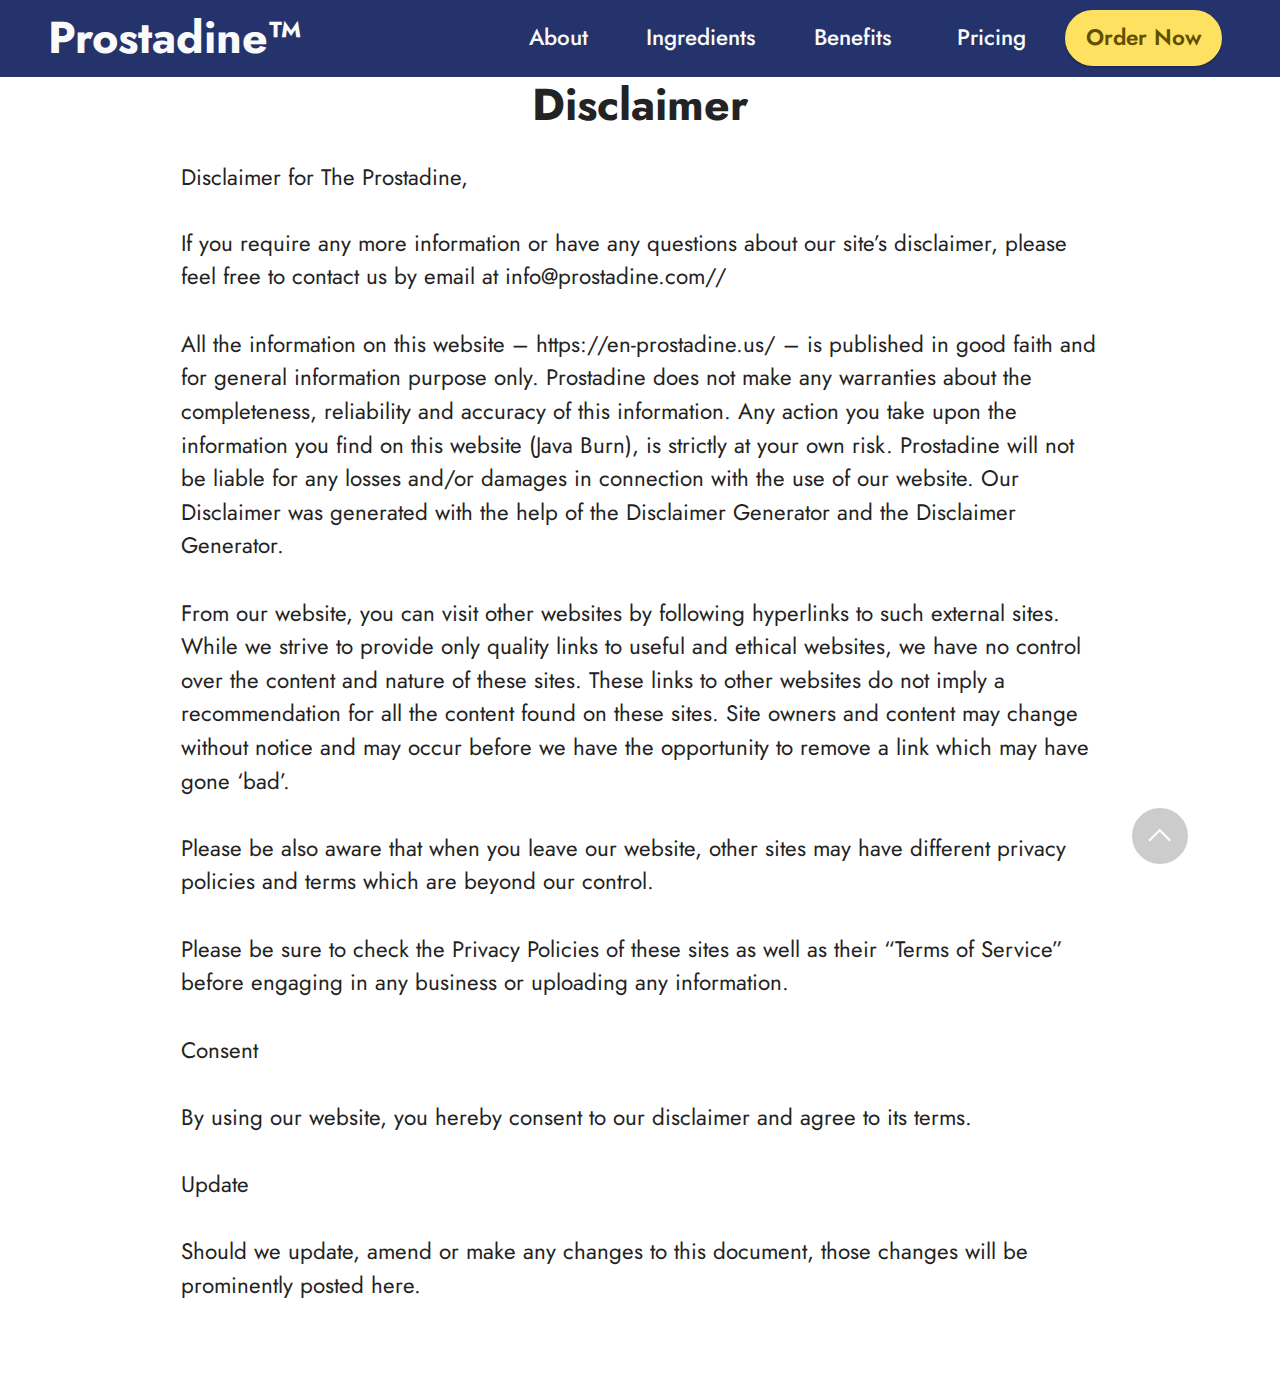
<file: Disclaimer.html>
<!DOCTYPE html>
<html  >

<!-- Mirrored from en-prostadine.com/Disclaimer.html by HTTrack Website Copier/3.x [XR&CO'2014], Wed, 05 Jun 2024 09:54:54 GMT -->
<head>
  <!-- Site made with Mobirise Website Builder v5.9.4, https://mobirise.com -->
  <meta charset="UTF-8">
  <meta http-equiv="X-UA-Compatible" content="IE=edge">
  <meta name="generator" content="Mobirise v5.9.4, mobirise.com">
  <meta name="twitter:card" content="summary_large_image"/>
  <meta name="twitter:image:src" content="assets/images/Disclaimer-meta.png">
  <meta property="og:image" content="assets/images/Disclaimer-meta.png">
  <meta name="twitter:title" content="Disclaimer">
  <meta name="viewport" content="width=device-width, initial-scale=1, minimum-scale=1">
  <link rel="shortcut icon" href="assets/images/prostadine-drops-1.png" type="image/x-icon">
  <meta name="description" content="Disclaimer for Prostadine">
  
  
  <title>Disclaimer</title>
  <link rel="stylesheet" href="assets/bootstrap/css/bootstrap.min.css">
  <link rel="stylesheet" href="assets/bootstrap/css/bootstrap-grid.min.css">
  <link rel="stylesheet" href="assets/bootstrap/css/bootstrap-reboot.min.css">
  <link rel="stylesheet" href="assets/animatecss/animate.css">
  <link rel="stylesheet" href="assets/dropdown/css/style.css">
  <link rel="stylesheet" href="assets/socicon/css/styles.css">
  <link rel="stylesheet" href="assets/theme/css/style.css">
  <link rel="preload" href="https://fonts.googleapis.com/css?family=Jost:100,200,300,400,500,600,700,800,900,100i,200i,300i,400i,500i,600i,700i,800i,900i&amp;display=swap" as="style" onload="this.onload=null;this.rel='stylesheet'">
  <noscript><link rel="stylesheet" href="https://fonts.googleapis.com/css?family=Jost:100,200,300,400,500,600,700,800,900,100i,200i,300i,400i,500i,600i,700i,800i,900i&amp;display=swap"></noscript>
  <link rel="preload" as="style" href="assets/mobirise/css/mbr-additional.css"><link rel="stylesheet" href="assets/mobirise/css/mbr-additional.css" type="text/css">

  
  
  
</head>
<body>
  
  <section data-bs-version="5.1" class="menu menu2 cid-u8OdcomFRz" once="menu" id="menu2-3v">
    
    <nav class="navbar navbar-dropdown navbar-expand-lg">
        <div class="container-fluid">
            <div class="navbar-brand">
                
                <span class="navbar-caption-wrap"><a class="navbar-caption text-white text-primary display-2">Prostadine™</a></span>
            </div>
            <button class="navbar-toggler" type="button" data-toggle="collapse" data-bs-toggle="collapse" data-target="#navbarSupportedContent" data-bs-target="#navbarSupportedContent" aria-controls="navbarNavAltMarkup" aria-expanded="false" aria-label="Toggle navigation">
                <div class="hamburger">
                    <span></span>
                    <span></span>
                    <span></span>
                    <span></span>
                </div>
            </button>
            <div class="collapse navbar-collapse" id="navbarSupportedContent">
                <ul class="navbar-nav nav-dropdown" data-app-modern-menu="true"><li class="nav-item"><a class="nav-link link text-white text-primary display-4" href="index.html#content5-42">About</a></li><li class="nav-item"><a class="nav-link link text-white text-primary display-4" href="index.html#content5-2t">Ingredients</a></li>
                    
                    <li class="nav-item"><a class="nav-link link text-white text-primary display-4" href="index.html#content4-2p">Benefits</a>
                    </li><li class="nav-item"><a class="nav-link link text-white text-primary display-4" href="index.html#content4-2h">&nbsp;Pricing</a></li></ul>
                
                <div class="navbar-buttons mbr-section-btn"><a class="btn btn-warning display-4" href="https://theprostadine.com/text.php?aff_id=425023" target="_blank">Order Now</a></div>
            </div>
        </div>
    </nav>
</section>

<section data-bs-version="5.1" class="content5 cid-tBdkRoT5j6" id="content5-3u">
    
    <div class="container">
        <div class="row justify-content-center">
            <div class="col-md-12 col-lg-10">
                <h3 class="mbr-section-title mbr-fonts-style mb-4 display-2">
                    <strong>Disclaimer</strong>
                </h3>
                <h4 class="mbr-section-subtitle mbr-fonts-style mb-4 display-7">Disclaimer for The Prostadine,</h4>
                <p class="mbr-text mbr-fonts-style display-7">If you require any more information or have any questions about our site’s disclaimer, please feel free to contact us by email at info@prostadine.com//<br>
<br>All the information on this website – https://en-prostadine.us/ – is published in good faith and for general information purpose only. Prostadine does not make any warranties about the completeness, reliability and accuracy of this information. Any action you take upon the information you find on this website (Java Burn), is strictly at your own risk. Prostadine will not be liable for any losses and/or damages in connection with the use of our website. Our Disclaimer was generated with the help of the Disclaimer Generator and the Disclaimer Generator.
<br>
<br>From our website, you can visit other websites by following hyperlinks to such external sites. While we strive to provide only quality links to useful and ethical websites, we have no control over the content and nature of these sites. These links to other websites do not imply a recommendation for all the content found on these sites. Site owners and content may change without notice and may occur before we have the opportunity to remove a link which may have gone ‘bad’.
<br>
<br>Please be also aware that when you leave our website, other sites may have different privacy policies and terms which are beyond our control.
<br>
<br>Please be sure to check the Privacy Policies of these sites as well as their “Terms of Service” before engaging in any business or uploading any information.
<br>
<br>Consent
<br>
<br>By using our website, you hereby consent to our disclaimer and agree to its terms.
<br>
<br>Update
<br>
<br>Should we update, amend or make any changes to this document, those changes will be prominently posted here.</p>
            </div>
        </div>
    </div>
</section>
  
 <div id="scrollToTop" class="scrollToTop mbr-arrow-up"><a style="text-align: center;"><i class="mbr-arrow-up-icon mbr-arrow-up-icon-cm cm-icon cm-icon-smallarrow-up"></i></a></div>
    <input name="animation" type="hidden">
  </body>

</html>
</file>
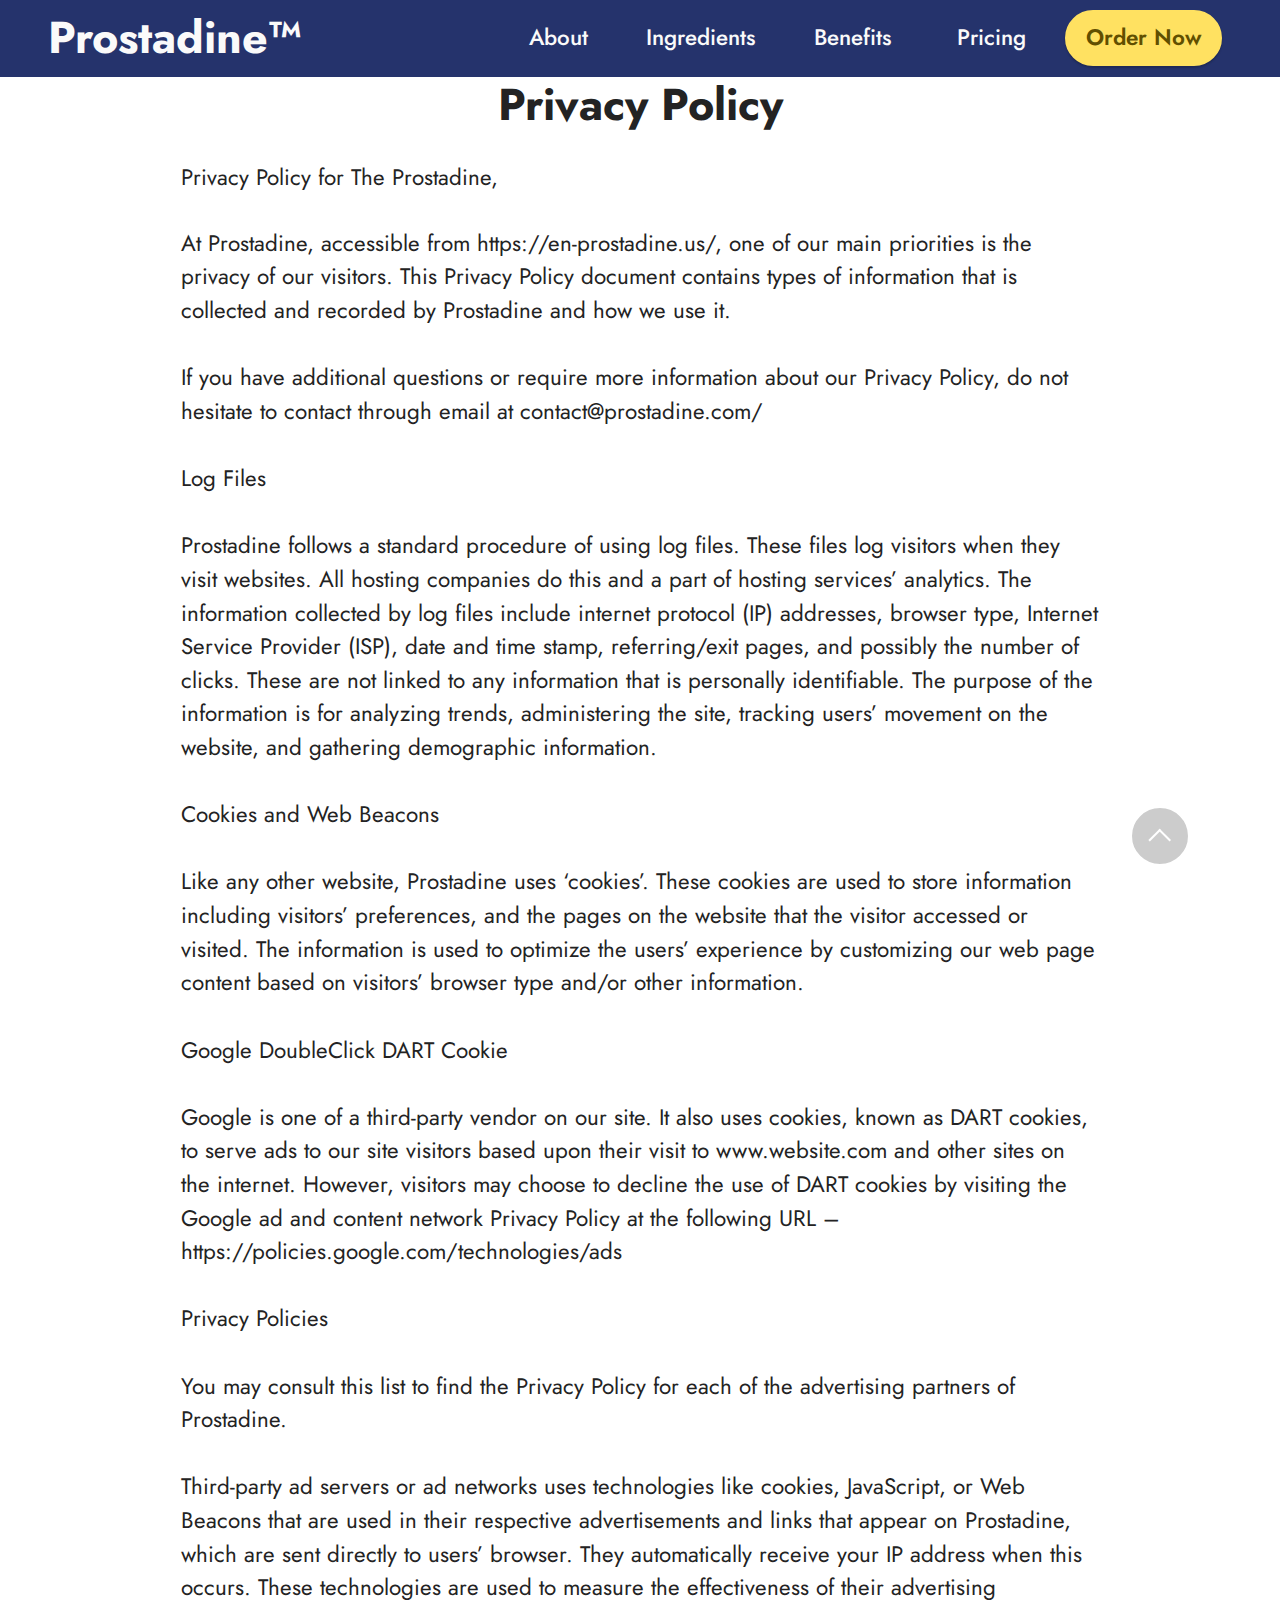
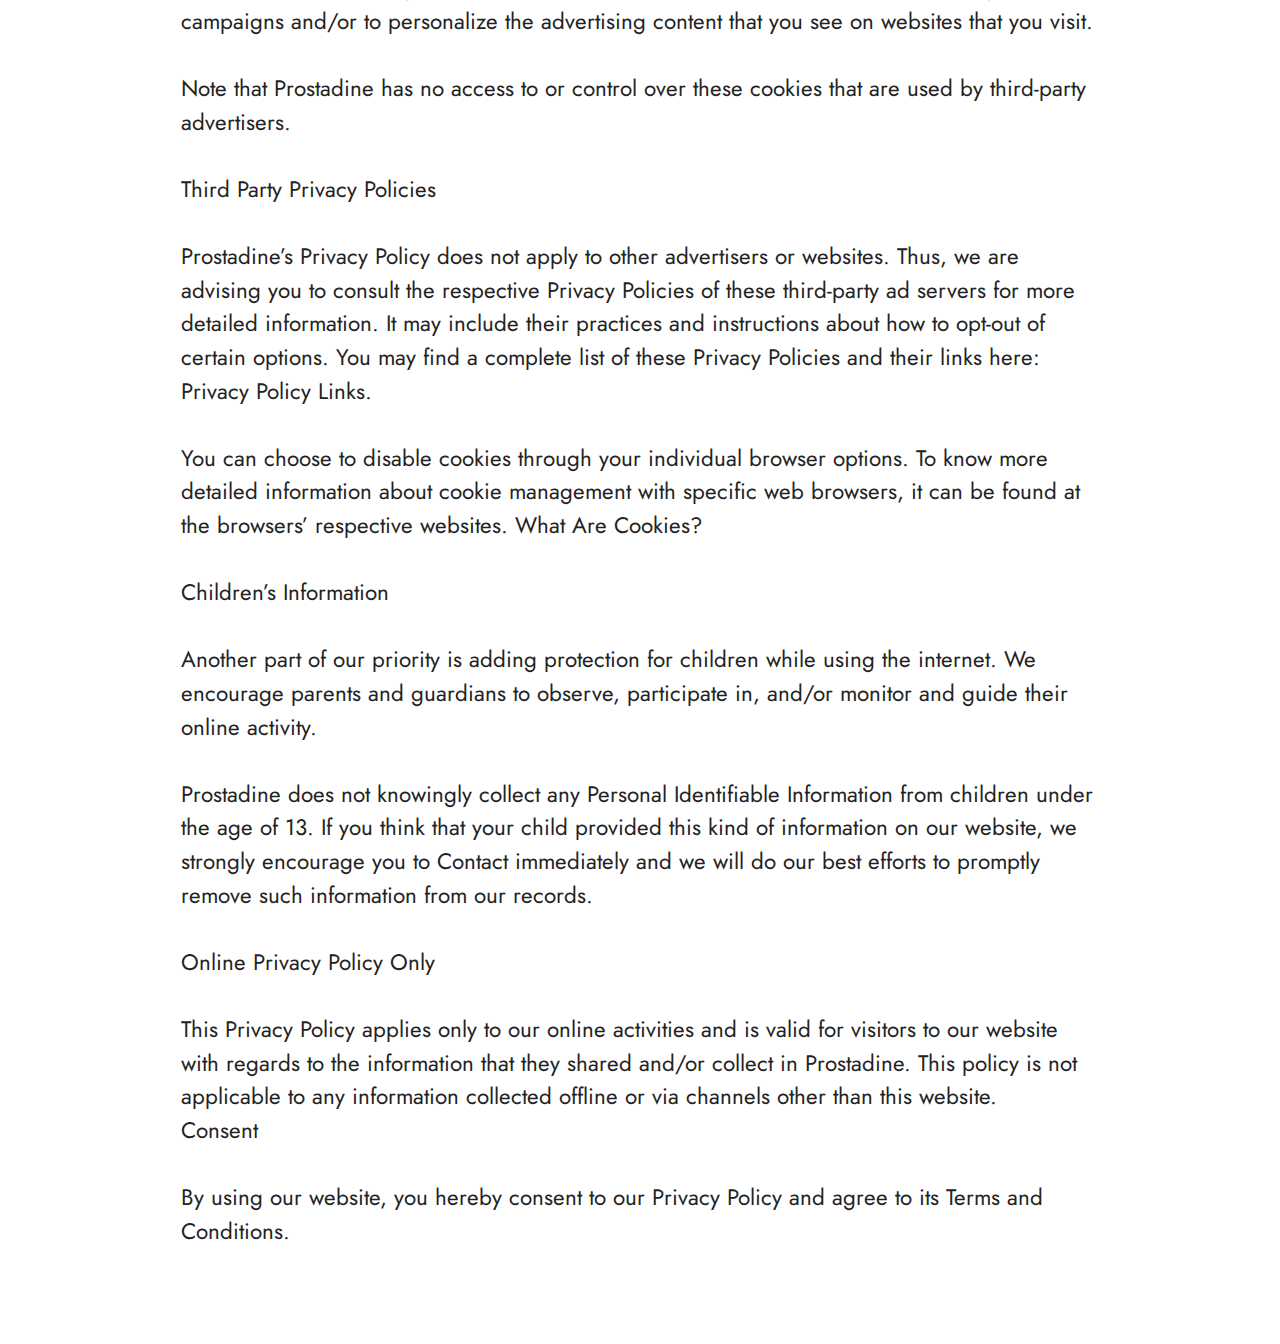
<file: Privacy-Policy.html>
<!DOCTYPE html>
<html  >

<!-- Mirrored from en-prostadine.com/Privacy-Policy.html by HTTrack Website Copier/3.x [XR&CO'2014], Wed, 05 Jun 2024 09:55:02 GMT -->
<head>
  <!-- Site made with Mobirise Website Builder v5.9.4, https://mobirise.com -->
  <meta charset="UTF-8">
  <meta http-equiv="X-UA-Compatible" content="IE=edge">
  <meta name="generator" content="Mobirise v5.9.4, mobirise.com">
  <meta name="twitter:card" content="summary_large_image"/>
  <meta name="twitter:image:src" content="assets/images/Privacy-Policy-meta.png">
  <meta property="og:image" content="assets/images/Privacy-Policy-meta.png">
  <meta name="twitter:title" content="Privacy Policy">
  <meta name="viewport" content="width=device-width, initial-scale=1, minimum-scale=1">
  <link rel="shortcut icon" href="assets/images/prostadine-drops-1.png" type="image/x-icon">
  <meta name="description" content="Privacy Policy for Prostadine">
  
  
  <title>Privacy Policy</title>
  <link rel="stylesheet" href="assets/bootstrap/css/bootstrap.min.css">
  <link rel="stylesheet" href="assets/bootstrap/css/bootstrap-grid.min.css">
  <link rel="stylesheet" href="assets/bootstrap/css/bootstrap-reboot.min.css">
  <link rel="stylesheet" href="assets/animatecss/animate.css">
  <link rel="stylesheet" href="assets/dropdown/css/style.css">
  <link rel="stylesheet" href="assets/socicon/css/styles.css">
  <link rel="stylesheet" href="assets/theme/css/style.css">
  <link rel="preload" href="https://fonts.googleapis.com/css?family=Jost:100,200,300,400,500,600,700,800,900,100i,200i,300i,400i,500i,600i,700i,800i,900i&amp;display=swap" as="style" onload="this.onload=null;this.rel='stylesheet'">
  <noscript><link rel="stylesheet" href="https://fonts.googleapis.com/css?family=Jost:100,200,300,400,500,600,700,800,900,100i,200i,300i,400i,500i,600i,700i,800i,900i&amp;display=swap"></noscript>
  <link rel="preload" as="style" href="assets/mobirise/css/mbr-additional.css"><link rel="stylesheet" href="assets/mobirise/css/mbr-additional.css" type="text/css">

  
  
  
</head>
<body>
  
  <section data-bs-version="5.1" class="menu menu2 cid-u8OdcomFRz" once="menu" id="menu2-3v">
    
    <nav class="navbar navbar-dropdown navbar-expand-lg">
        <div class="container-fluid">
            <div class="navbar-brand">
                
                <span class="navbar-caption-wrap"><a class="navbar-caption text-white text-primary display-2">Prostadine™</a></span>
            </div>
            <button class="navbar-toggler" type="button" data-toggle="collapse" data-bs-toggle="collapse" data-target="#navbarSupportedContent" data-bs-target="#navbarSupportedContent" aria-controls="navbarNavAltMarkup" aria-expanded="false" aria-label="Toggle navigation">
                <div class="hamburger">
                    <span></span>
                    <span></span>
                    <span></span>
                    <span></span>
                </div>
            </button>
            <div class="collapse navbar-collapse" id="navbarSupportedContent">
                <ul class="navbar-nav nav-dropdown" data-app-modern-menu="true"><li class="nav-item"><a class="nav-link link text-white text-primary display-4" href="index.html#content5-42">About</a></li><li class="nav-item"><a class="nav-link link text-white text-primary display-4" href="index.html#content5-2t">Ingredients</a></li>
                    
                    <li class="nav-item"><a class="nav-link link text-white text-primary display-4" href="index.html#content4-2p">Benefits</a>
                    </li><li class="nav-item"><a class="nav-link link text-white text-primary display-4" href="index.html#content4-2h">&nbsp;Pricing</a></li></ul>
                
                <div class="navbar-buttons mbr-section-btn"><a class="btn btn-warning display-4" href="https://theprostadine.com/text.php?aff_id=425023" target="_blank">Order Now</a></div>
            </div>
        </div>
    </nav>
</section>

<section data-bs-version="5.1" class="content5 cid-tBdkEq6OFT" id="content5-3t">
    
    <div class="container">
        <div class="row justify-content-center">
            <div class="col-md-12 col-lg-10">
                <h3 class="mbr-section-title mbr-fonts-style mb-4 display-2"><strong>Privacy Policy</strong></h3>
                <h4 class="mbr-section-subtitle mbr-fonts-style mb-4 display-7">Privacy Policy for The Prostadine,</h4>
                <p class="mbr-text mbr-fonts-style display-7">At Prostadine, accessible from https://en-prostadine.us/, one of our main priorities is the privacy of our visitors. This Privacy Policy document contains types of information that is collected and recorded by Prostadine and how we use it.
<br>
<br>If you have additional questions or require more information about our Privacy Policy, do not hesitate to contact through email at contact@prostadine.com/
<br>
<br>Log Files
<br>
<br>Prostadine follows a standard procedure of using log files. These files log visitors when they visit websites. All hosting companies do this and a part of hosting services’ analytics. The information collected by log files include internet protocol (IP) addresses, browser type, Internet Service Provider (ISP), date and time stamp, referring/exit pages, and possibly the number of clicks. These are not linked to any information that is personally identifiable. The purpose of the information is for analyzing trends, administering the site, tracking users’ movement on the website, and gathering demographic information.
<br>
<br>Cookies and Web Beacons
<br>
<br>Like any other website, Prostadine uses ‘cookies’. These cookies are used to store information including visitors’ preferences, and the pages on the website that the visitor accessed or visited. The information is used to optimize the users’ experience by customizing our web page content based on visitors’ browser type and/or other information.
<br>
<br>Google DoubleClick DART Cookie
<br>
<br>Google is one of a third-party vendor on our site. It also uses cookies, known as DART cookies, to serve ads to our site visitors based upon their visit to www.website.com and other sites on the internet. However, visitors may choose to decline the use of DART cookies by visiting the Google ad and content network Privacy Policy at the following URL – https://policies.google.com/technologies/ads
<br>
<br>Privacy Policies
<br>
<br>You may consult this list to find the Privacy Policy for each of the advertising partners of Prostadine.
<br>
<br>Third-party ad servers or ad networks uses technologies like cookies, JavaScript, or Web Beacons that are used in their respective advertisements and links that appear on Prostadine, which are sent directly to users’ browser. They automatically receive your IP address when this occurs. These technologies are used to measure the effectiveness of their advertising campaigns and/or to personalize the advertising content that you see on websites that you visit.
<br>
<br>Note that Prostadine has no access to or control over these cookies that are used by third-party advertisers.
<br>
<br>Third Party Privacy Policies
<br>
<br>Prostadine’s Privacy Policy does not apply to other advertisers or websites. Thus, we are advising you to consult the respective Privacy Policies of these third-party ad servers for more detailed information. It may include their practices and instructions about how to opt-out of certain options. You may find a complete list of these Privacy Policies and their links here: Privacy Policy Links.
<br>
<br>You can choose to disable cookies through your individual browser options. To know more detailed information about cookie management with specific web browsers, it can be found at the browsers’ respective websites. What Are Cookies?
<br>
<br>Children’s Information
<br>
<br>Another part of our priority is adding protection for children while using the internet. We encourage parents and guardians to observe, participate in, and/or monitor and guide their online activity.
<br>
<br>Prostadine does not knowingly collect any Personal Identifiable Information from children under the age of 13. If you think that your child provided this kind of information on our website, we strongly encourage you to Contact immediately and we will do our best efforts to promptly remove such information from our records.
<br>
<br>Online Privacy Policy Only
<br>
<br>This Privacy Policy applies only to our online activities and is valid for visitors to our website with regards to the information that they shared and/or collect in Prostadine. This policy is not applicable to any information collected offline or via channels other than this website.
<br>Consent
<br>
<br>By using our website, you hereby consent to our Privacy Policy and agree to its Terms and Conditions.</p>
            </div>
        </div>
    </div>
</section>
  
 <div id="scrollToTop" class="scrollToTop mbr-arrow-up"><a style="text-align: center;"><i class="mbr-arrow-up-icon mbr-arrow-up-icon-cm cm-icon cm-icon-smallarrow-up"></i></a></div>
    <input name="animation" type="hidden">
  </body>

</html>
</file>
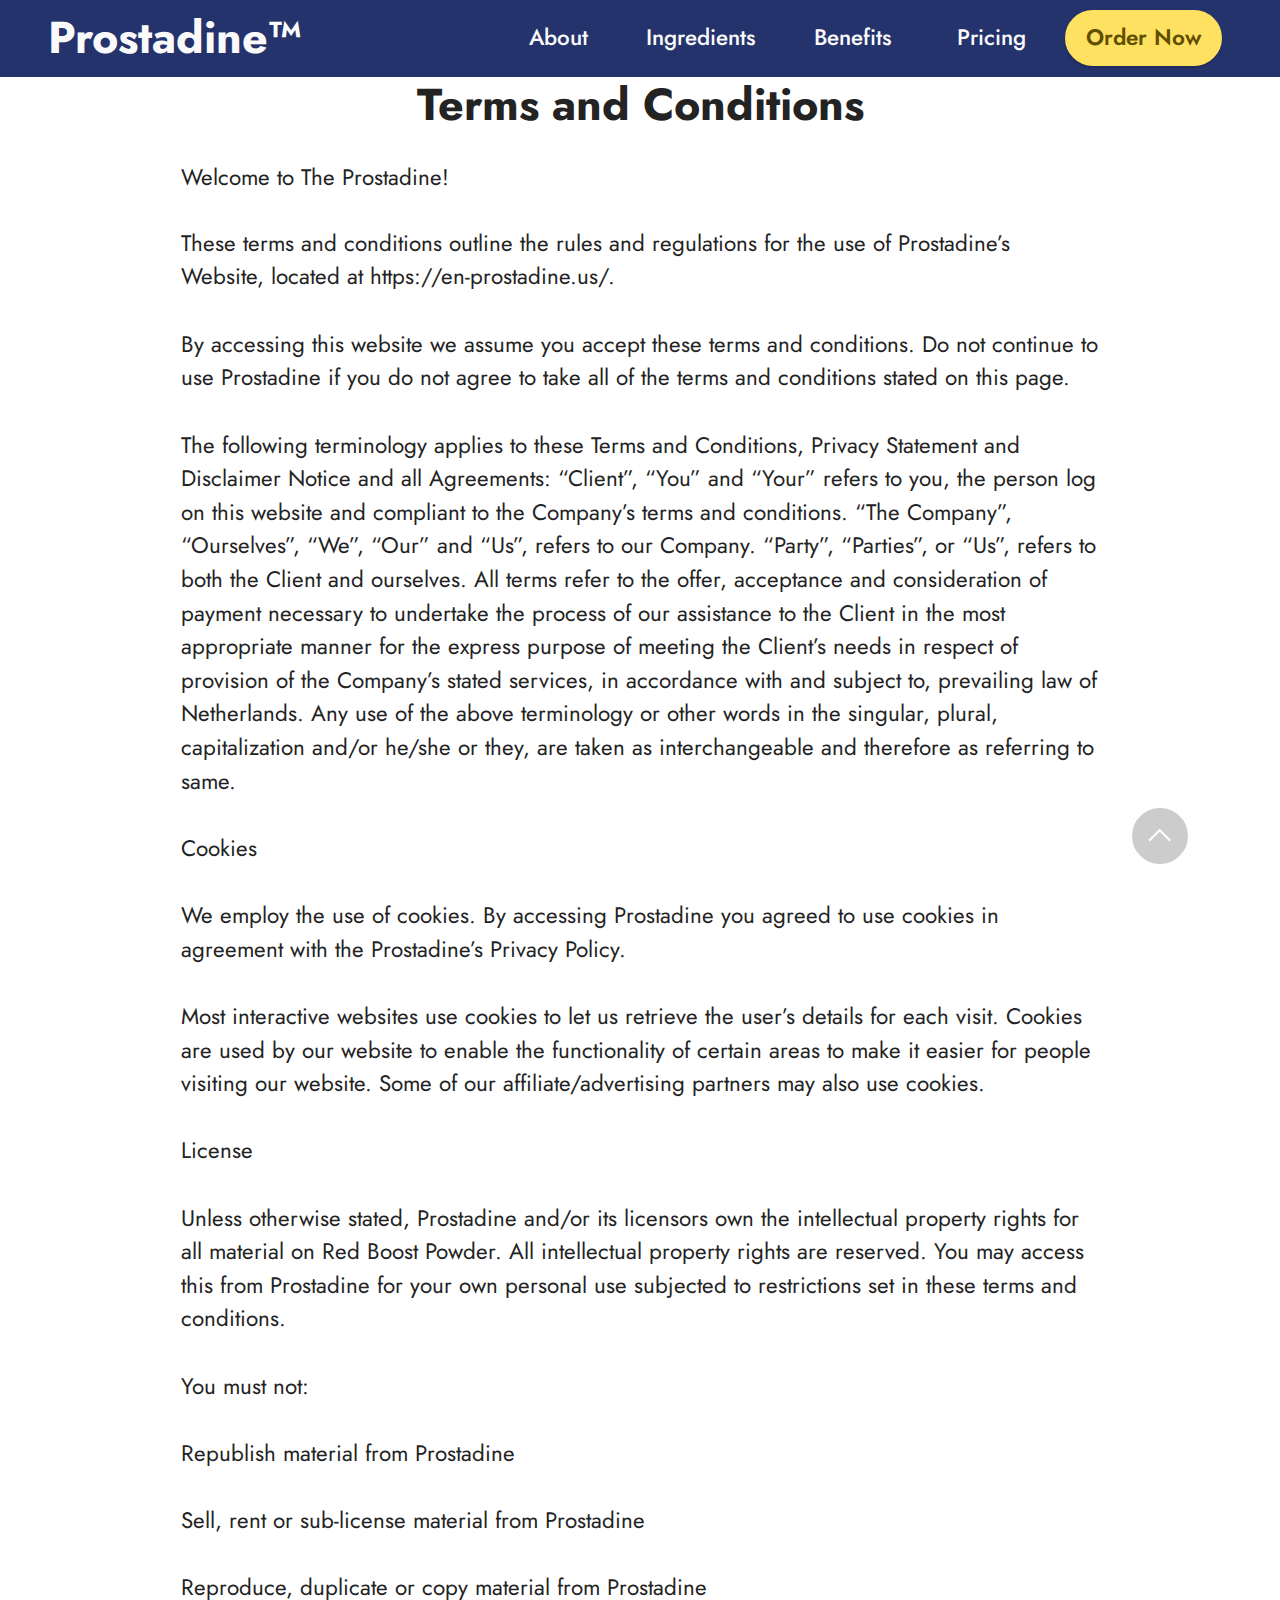
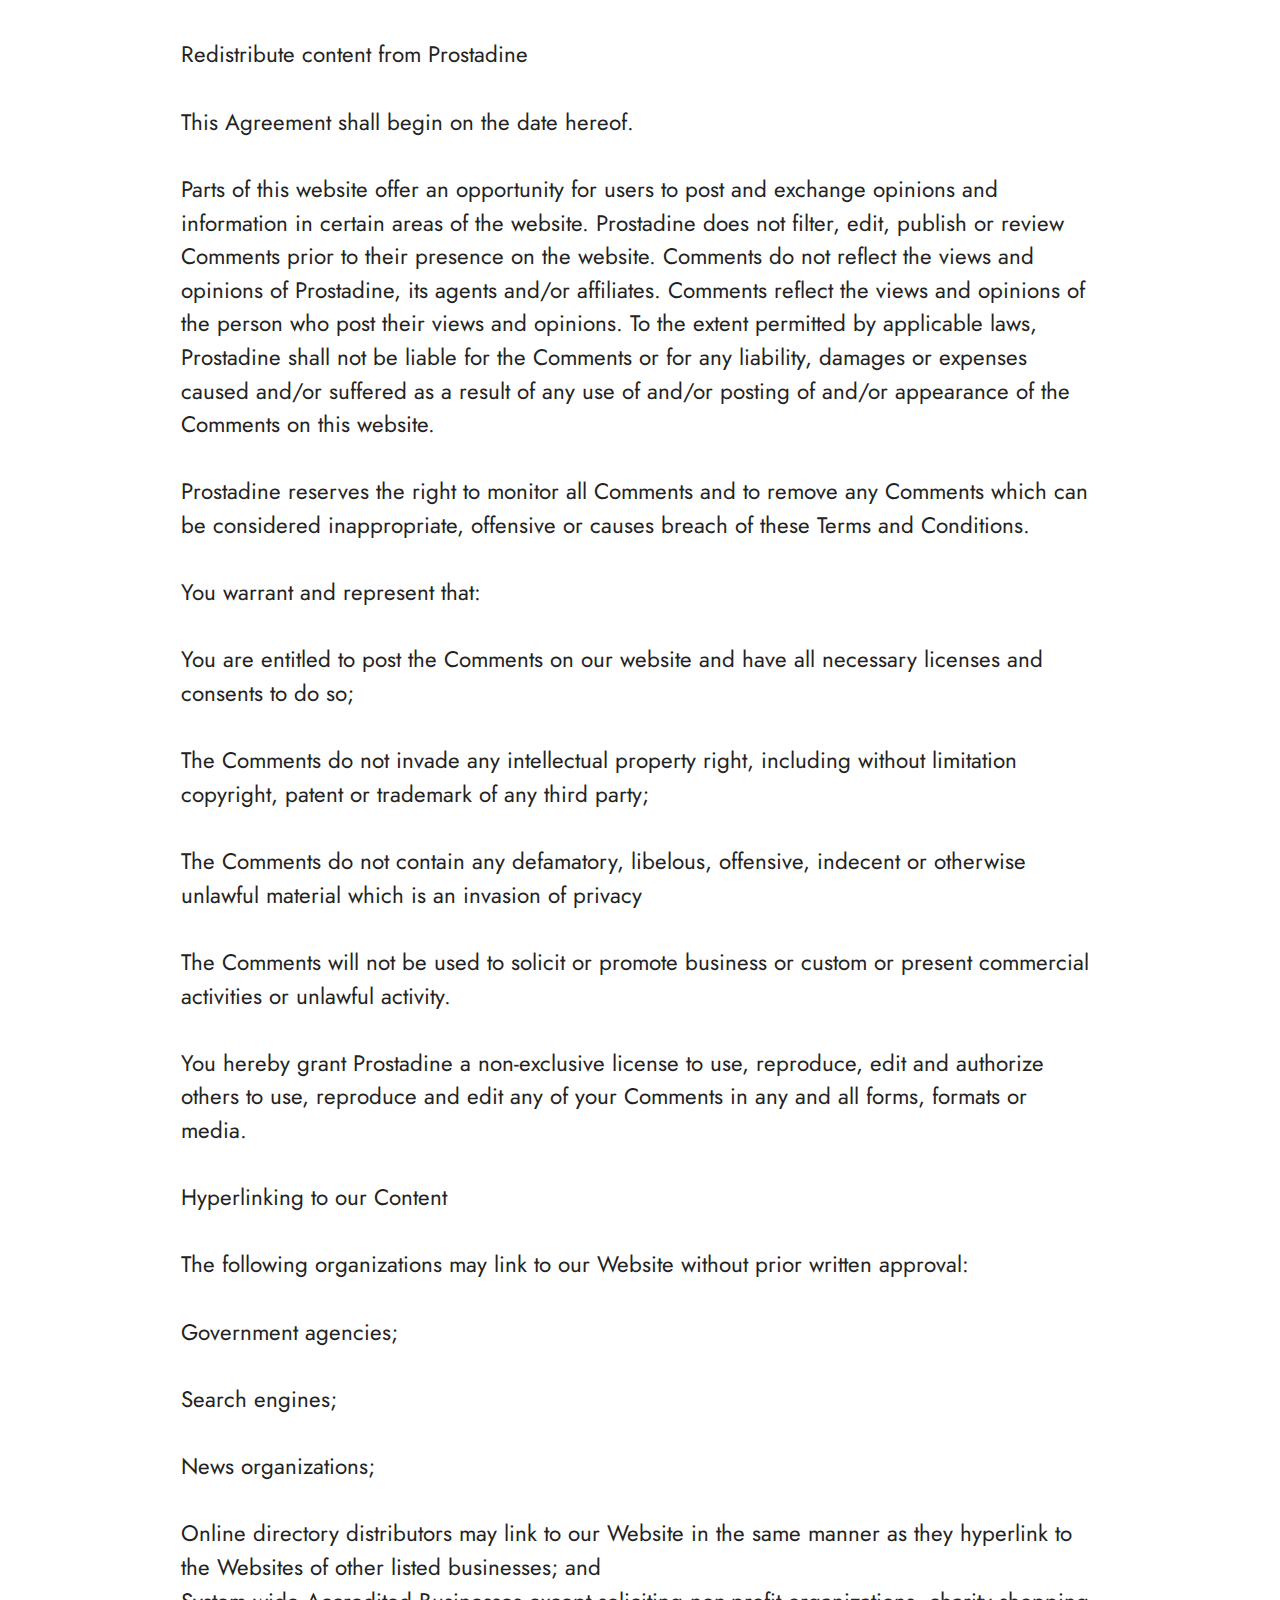
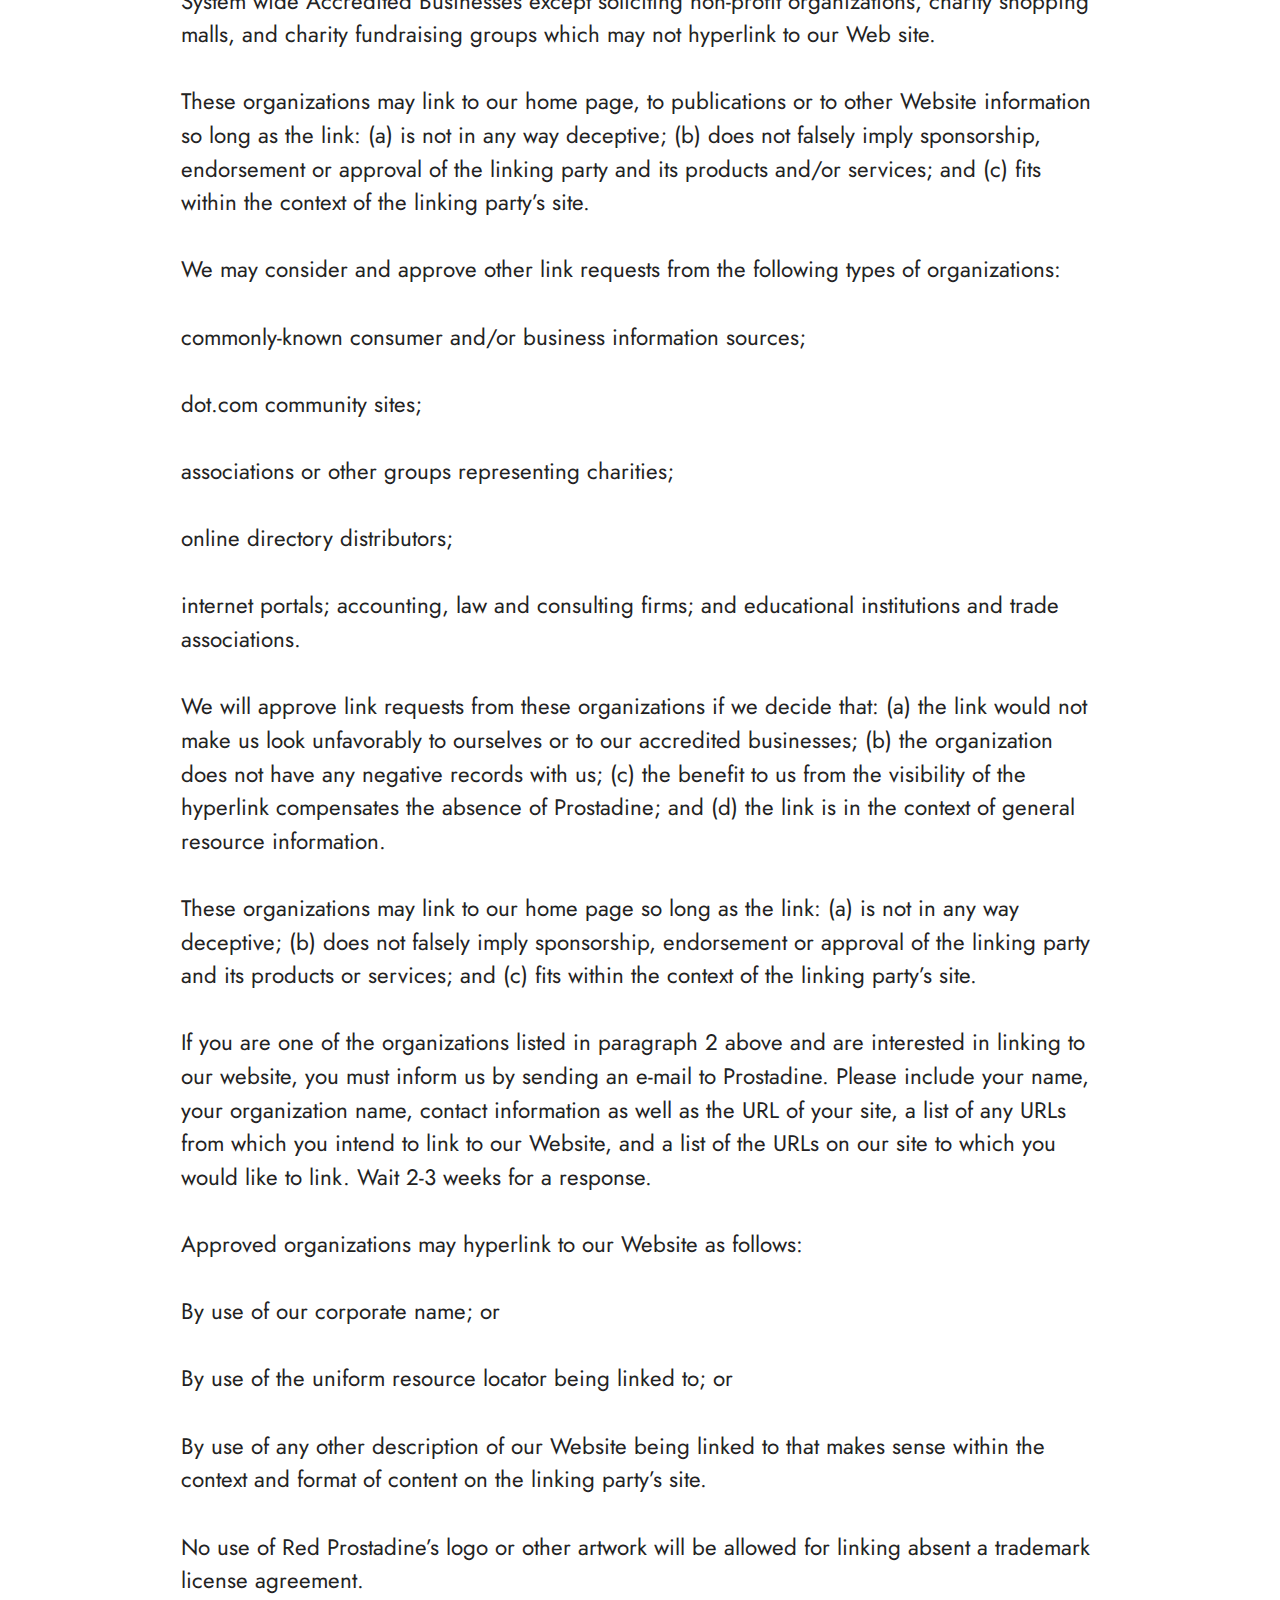
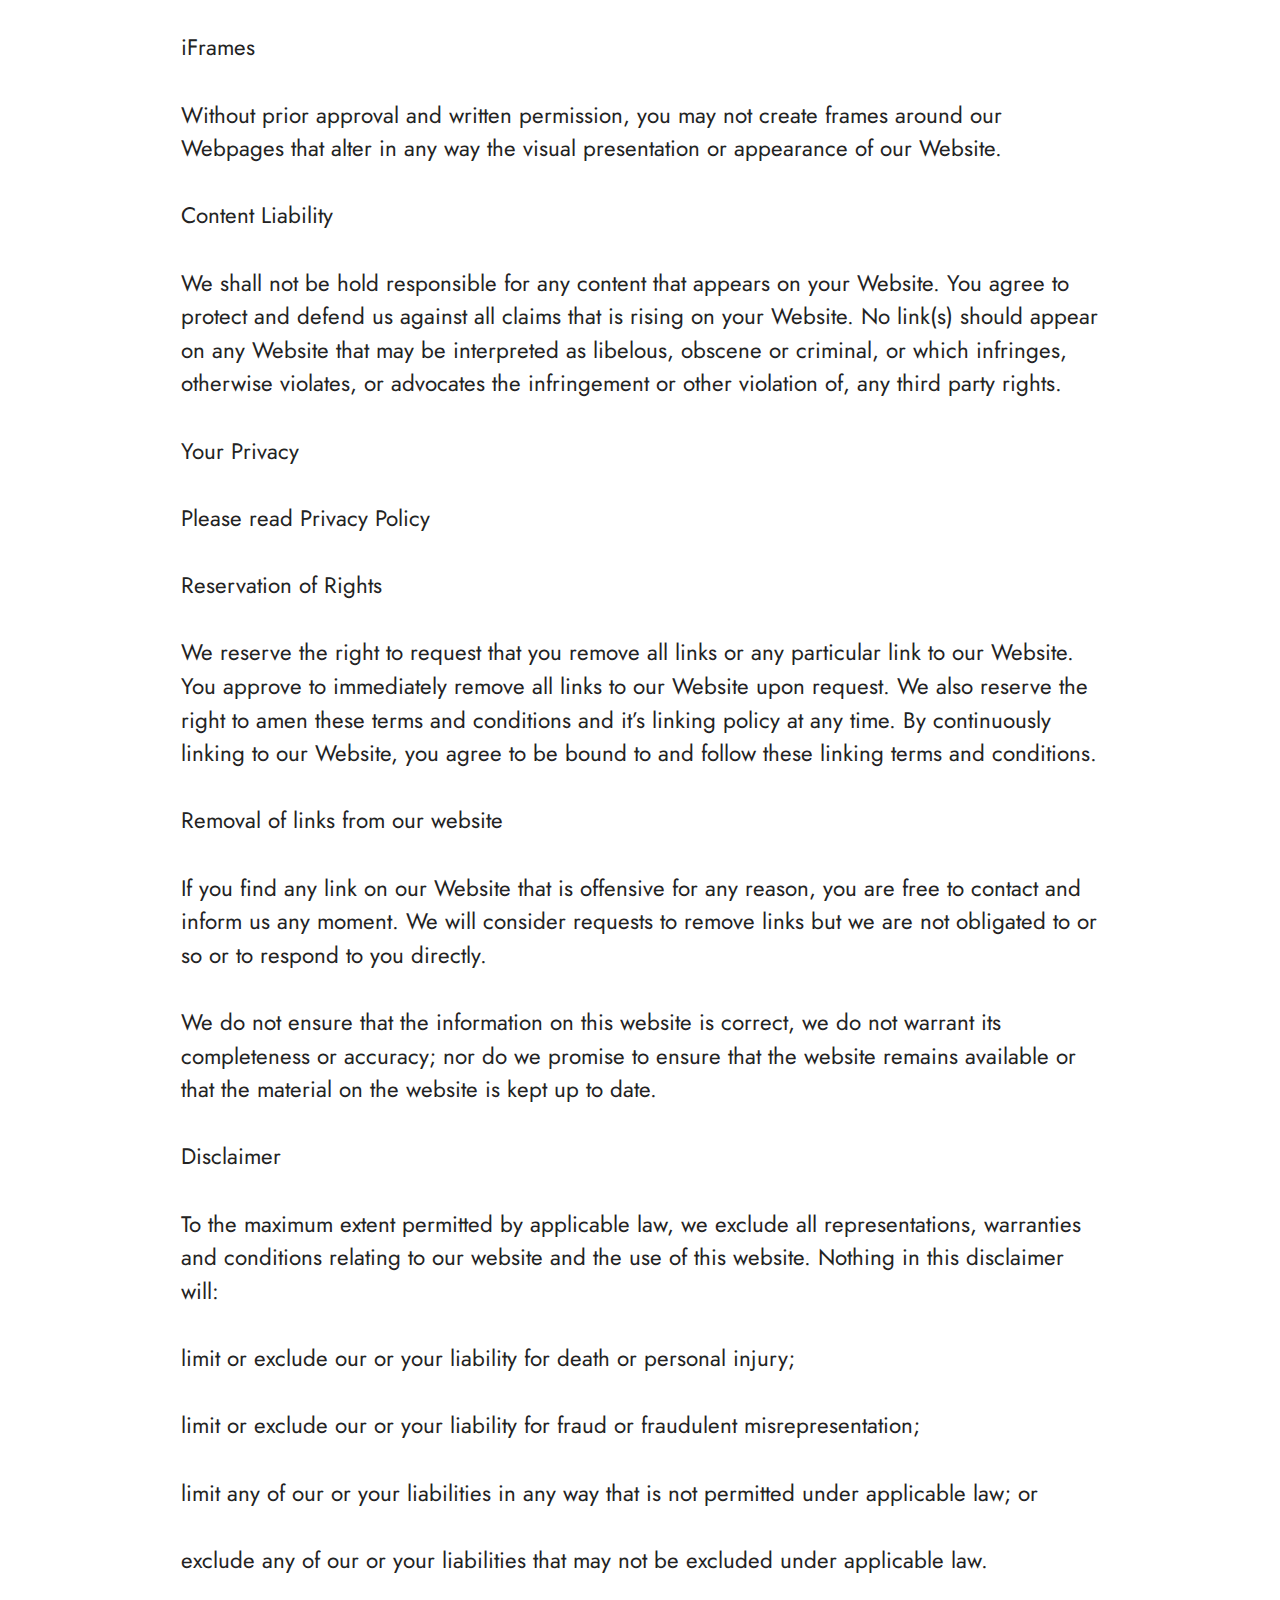
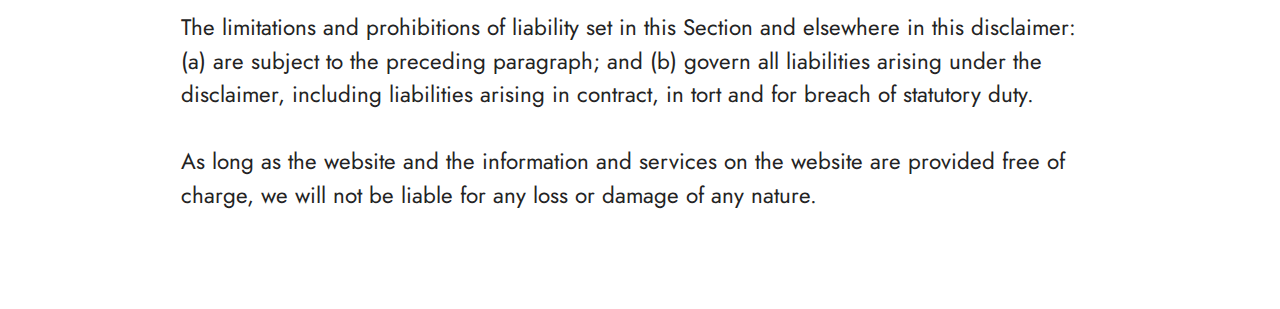
<file: terms.html>
<!DOCTYPE html>
<html  >

<head>
  <meta charset="UTF-8">
  <meta http-equiv="X-UA-Compatible" content="IE=edge">
  <meta name="generator" content="Mobirise v5.9.4, mobirise.com">
  <meta name="twitter:card" content="summary_large_image"/>
  <meta name="twitter:image:src" content="assets/images/terms-meta.png">
  <meta property="og:image" content="assets/images/terms-meta.png">
  <meta name="twitter:title" content="Terms and Conditions">
  <meta name="viewport" content="width=device-width, initial-scale=1, minimum-scale=1">
  <link rel="shortcut icon" href="assets/images/prostadine-drops-1.png" type="image/x-icon">
  <meta name="description" content="Terms and Conditions for Prostadine">
  
  
  <title>Terms and Conditions</title>
  <link rel="stylesheet" href="assets/bootstrap/css/bootstrap.min.css">
  <link rel="stylesheet" href="assets/bootstrap/css/bootstrap-grid.min.css">
  <link rel="stylesheet" href="assets/bootstrap/css/bootstrap-reboot.min.css">
  <link rel="stylesheet" href="assets/animatecss/animate.css">
  <link rel="stylesheet" href="assets/dropdown/css/style.css">
  <link rel="stylesheet" href="assets/socicon/css/styles.css">
  <link rel="stylesheet" href="assets/theme/css/style.css">
  <link rel="preload" href="https://fonts.googleapis.com/css?family=Jost:100,200,300,400,500,600,700,800,900,100i,200i,300i,400i,500i,600i,700i,800i,900i&amp;display=swap" as="style" onload="this.onload=null;this.rel='stylesheet'">
  <noscript><link rel="stylesheet" href="https://fonts.googleapis.com/css?family=Jost:100,200,300,400,500,600,700,800,900,100i,200i,300i,400i,500i,600i,700i,800i,900i&amp;display=swap"></noscript>
  <link rel="preload" as="style" href="assets/mobirise/css/mbr-additional.css"><link rel="stylesheet" href="assets/mobirise/css/mbr-additional.css" type="text/css">

  
  
  
</head>
<body>
  
  <section data-bs-version="5.1" class="menu menu2 cid-u8OdcomFRz" once="menu" id="menu2-3v">
    
    <nav class="navbar navbar-dropdown navbar-expand-lg">
        <div class="container-fluid">
            <div class="navbar-brand">
                
                <span class="navbar-caption-wrap"><a class="navbar-caption text-white text-primary display-2">Prostadine™</a></span>
            </div>
            <button class="navbar-toggler" type="button" data-toggle="collapse" data-bs-toggle="collapse" data-target="#navbarSupportedContent" data-bs-target="#navbarSupportedContent" aria-controls="navbarNavAltMarkup" aria-expanded="false" aria-label="Toggle navigation">
                <div class="hamburger">
                    <span></span>
                    <span></span>
                    <span></span>
                    <span></span>
                </div>
            </button>
            <div class="collapse navbar-collapse" id="navbarSupportedContent">
                <ul class="navbar-nav nav-dropdown" data-app-modern-menu="true"><li class="nav-item"><a class="nav-link link text-white text-primary display-4" href="index.html#content5-42">About</a></li><li class="nav-item"><a class="nav-link link text-white text-primary display-4" href="index.html#content5-2t">Ingredients</a></li>
                    
                    <li class="nav-item"><a class="nav-link link text-white text-primary display-4" href="index.html#content4-2p">Benefits</a>
                    </li><li class="nav-item"><a class="nav-link link text-white text-primary display-4" href="index.html#content4-2h">&nbsp;Pricing</a></li></ul>
                
                <div class="navbar-buttons mbr-section-btn"><a class="btn btn-warning display-4" href="https://theprostadine.com/text.php?aff_id=425023" target="_blank">Order Now</a></div>
            </div>
        </div>
    </nav>
</section>

<section data-bs-version="5.1" class="content5 cid-tBdio7aKX4" id="content5-3s">
    
    <div class="container">
        <div class="row justify-content-center">
            <div class="col-md-12 col-lg-10">
                <h3 class="mbr-section-title mbr-fonts-style mb-4 display-2"><strong>Terms and Conditions</strong></h3>
                <h4 class="mbr-section-subtitle mbr-fonts-style mb-4 display-7">Welcome to The Prostadine!</h4>
                <p class="mbr-text mbr-fonts-style display-7">These terms and conditions outline the rules and regulations for the use of Prostadine’s Website, located at https://en-prostadine.us/.
<br>
<br>By accessing this website we assume you accept these terms and conditions. Do not continue to use Prostadine if you do not agree to take all of the terms and conditions stated on this page.
<br>
<br>The following terminology applies to these Terms and Conditions, Privacy Statement and Disclaimer Notice and all Agreements: “Client”, “You” and “Your” refers to you, the person log on this website and compliant to the Company’s terms and conditions. “The Company”, “Ourselves”, “We”, “Our” and “Us”, refers to our Company. “Party”, “Parties”, or “Us”, refers to both the Client and ourselves. All terms refer to the offer, acceptance and consideration of payment necessary to undertake the process of our assistance to the Client in the most appropriate manner for the express purpose of meeting the Client’s needs in respect of provision of the Company’s stated services, in accordance with and subject to, prevailing law of Netherlands. Any use of the above terminology or other words in the singular, plural, capitalization and/or he/she or they, are taken as interchangeable and therefore as referring to same.
<br>
<br>Cookies
<br>
<br>We employ the use of cookies. By accessing Prostadine you agreed to use cookies in agreement with the Prostadine’s Privacy Policy.
<br>
<br>Most interactive websites use cookies to let us retrieve the user’s details for each visit. Cookies are used by our website to enable the functionality of certain areas to make it easier for people visiting our website. Some of our affiliate/advertising partners may also use cookies.
<br>
<br>License
<br>
<br>Unless otherwise stated, Prostadine and/or its licensors own the intellectual property rights for all material on Red Boost Powder. All intellectual property rights are reserved. You may access this from Prostadine for your own personal use subjected to restrictions set in these terms and conditions.
<br>
<br>You must not:
<br>
<br>Republish material from Prostadine
<br>
<br>Sell, rent or sub-license material from Prostadine
<br>
<br>Reproduce, duplicate or copy material from Prostadine
<br>
<br>Redistribute content from Prostadine
<br>
<br>This Agreement shall begin on the date hereof.
<br>
<br>Parts of this website offer an opportunity for users to post and exchange opinions and information in certain areas of the website. Prostadine does not filter, edit, publish or review Comments prior to their presence on the website. Comments do not reflect the views and opinions of Prostadine, its agents and/or affiliates. Comments reflect the views and opinions of the person who post their views and opinions. To the extent permitted by applicable laws, Prostadine shall not be liable for the Comments or for any liability, damages or expenses caused and/or suffered as a result of any use of and/or posting of and/or appearance of the Comments on this website.
<br>
<br>Prostadine reserves the right to monitor all Comments and to remove any Comments which can be considered inappropriate, offensive or causes breach of these Terms and Conditions.
<br>
<br>You warrant and represent that:
<br>
<br>You are entitled to post the Comments on our website and have all necessary licenses and consents to do so;
<br>
<br>The Comments do not invade any intellectual property right, including without limitation copyright, patent or trademark of any third party;
<br>
<br>The Comments do not contain any defamatory, libelous, offensive, indecent or otherwise unlawful material which is an invasion of privacy
<br>
<br>The Comments will not be used to solicit or promote business or custom or present commercial activities or unlawful activity.
<br>
<br>You hereby grant Prostadine a non-exclusive license to use, reproduce, edit and authorize others to use, reproduce and edit any of your Comments in any and all forms, formats or media.
<br>
<br>Hyperlinking to our Content
<br>
<br>The following organizations may link to our Website without prior written approval:
<br>
<br>Government agencies;
<br>
<br>Search engines;
<br>
<br>News organizations;
<br>
<br>Online directory distributors may link to our Website in the same manner as they hyperlink to the Websites of other listed businesses; and
<br>System wide Accredited Businesses except soliciting non-profit organizations, charity shopping malls, and charity fundraising groups which may not hyperlink to our Web site.
<br>
<br>These organizations may link to our home page, to publications or to other Website information so long as the link: (a) is not in any way deceptive; (b) does not falsely imply sponsorship, endorsement or approval of the linking party and its products and/or services; and (c) fits within the context of the linking party’s site.
<br>
<br>We may consider and approve other link requests from the following types of organizations:
<br>
<br>commonly-known consumer and/or business information sources;
<br>
<br>dot.com community sites;
<br>
<br>associations or other groups representing charities;
<br>
<br>online directory distributors;
<br>
<br>internet portals; accounting, law and consulting firms; and educational institutions and trade associations.
<br>
<br>We will approve link requests from these organizations if we decide that: (a) the link would not make us look unfavorably to ourselves or to our accredited businesses; (b) the organization does not have any negative records with us; (c) the benefit to us from the visibility of the hyperlink compensates the absence of Prostadine; and (d) the link is in the context of general resource information.
<br>
<br>These organizations may link to our home page so long as the link: (a) is not in any way deceptive; (b) does not falsely imply sponsorship, endorsement or approval of the linking party and its products or services; and (c) fits within the context of the linking party’s site.
<br>
<br>If you are one of the organizations listed in paragraph 2 above and are interested in linking to our website, you must inform us by sending an e-mail to Prostadine. Please include your name, your organization name, contact information as well as the URL of your site, a list of any URLs from which you intend to link to our Website, and a list of the URLs on our site to which you would like to link. Wait 2-3 weeks for a response.
<br>
<br>Approved organizations may hyperlink to our Website as follows:
<br>
<br>By use of our corporate name; or
<br>
<br>By use of the uniform resource locator being linked to; or
<br>
<br>By use of any other description of our Website being linked to that makes sense within the context and format of content on the linking party’s site.
<br>
<br>No use of Red Prostadine’s logo or other artwork will be allowed for linking absent a trademark license agreement.
<br>
<br>iFrames
<br>
<br>Without prior approval and written permission, you may not create frames around our Webpages that alter in any way the visual presentation or appearance of our Website.
<br>
<br>Content Liability
<br>
<br>We shall not be hold responsible for any content that appears on your Website. You agree to protect and defend us against all claims that is rising on your Website. No link(s) should appear on any Website that may be interpreted as libelous, obscene or criminal, or which infringes, otherwise violates, or advocates the infringement or other violation of, any third party rights.
<br>
<br>Your Privacy
<br>
<br>Please read Privacy Policy
<br>
<br>Reservation of Rights
<br>
<br>We reserve the right to request that you remove all links or any particular link to our Website. You approve to immediately remove all links to our Website upon request. We also reserve the right to amen these terms and conditions and it’s linking policy at any time. By continuously linking to our Website, you agree to be bound to and follow these linking terms and conditions.
<br>
<br>Removal of links from our website
<br>
<br>If you find any link on our Website that is offensive for any reason, you are free to contact and inform us any moment. We will consider requests to remove links but we are not obligated to or so or to respond to you directly.
<br>
<br>We do not ensure that the information on this website is correct, we do not warrant its completeness or accuracy; nor do we promise to ensure that the website remains available or that the material on the website is kept up to date.
<br>
<br>Disclaimer
<br>
<br>To the maximum extent permitted by applicable law, we exclude all representations, warranties and conditions relating to our website and the use of this website. Nothing in this disclaimer will:
<br>
<br>limit or exclude our or your liability for death or personal injury;
<br>
<br>limit or exclude our or your liability for fraud or fraudulent misrepresentation;
<br>
<br>limit any of our or your liabilities in any way that is not permitted under applicable law; or
<br>
<br>exclude any of our or your liabilities that may not be excluded under applicable law.
<br>
<br>The limitations and prohibitions of liability set in this Section and elsewhere in this disclaimer: (a) are subject to the preceding paragraph; and (b) govern all liabilities arising under the disclaimer, including liabilities arising in contract, in tort and for breach of statutory duty.
<br>
<br>As long as the website and the information and services on the website are provided free of charge, we will not be liable for any loss or damage of any nature.</p>
            </div>
        </div>
    </div>
</section> 
  
 <div id="scrollToTop" class="scrollToTop mbr-arrow-up"><a style="text-align: center;"><i class="mbr-arrow-up-icon mbr-arrow-up-icon-cm cm-icon cm-icon-smallarrow-up"></i></a></div>
    <input name="animation" type="hidden">
  </body>

</html>
</file>
<file: assets/web/assets/mobirise-icons2/mobirise2.css>
@font-face {
  font-family: 'Moririse2';
  font-display: swap;
  src:  url('mobirise21e04.eot?f2bix4');
  src:  url('mobirise21e04.eot?f2bix4#iefix') format('embedded-opentype'),
    url('mobirise21e04.ttf?f2bix4') format('truetype'),
    url('mobirise21e04.woff?f2bix4') format('woff'),
    url('mobirise21e04.svg?f2bix4#mobirise2') format('svg');
  font-weight: normal;
  font-style: normal;
}

[class^="mobi-"], [class*=" mobi-"] {
  /* use !important to prevent issues with browser extensions that change fonts */
  font-family: 'Moririse2' !important;
  speak: none;
  font-style: normal;
  font-weight: normal;
  font-variant: normal;
  text-transform: none;
  line-height: 1;

  /* Better Font Rendering =========== */
  -webkit-font-smoothing: antialiased;
  -moz-osx-font-smoothing: grayscale;
}

.mobi-mbri-add-submenu:before {
  content: "\e900";
}
.mobi-mbri-alert:before {
  content: "\e901";
}
.mobi-mbri-align-center:before {
  content: "\e902";
}
.mobi-mbri-align-justify:before {
  content: "\e903";
}
.mobi-mbri-align-left:before {
  content: "\e904";
}
.mobi-mbri-align-right:before {
  content: "\e905";
}
.mobi-mbri-android:before {
  content: "\e906";
}
.mobi-mbri-apple:before {
  content: "\e907";
}
.mobi-mbri-arrow-down:before {
  content: "\e908";
}
.mobi-mbri-arrow-next:before {
  content: "\e909";
}
.mobi-mbri-arrow-prev:before {
  content: "\e90a";
}
.mobi-mbri-arrow-up:before {
  content: "\e90b";
}
.mobi-mbri-bold:before {
  content: "\e90c";
}
.mobi-mbri-bookmark:before {
  content: "\e90d";
}
.mobi-mbri-bootstrap:before {
  content: "\e90e";
}
.mobi-mbri-briefcase:before {
  content: "\e90f";
}
.mobi-mbri-browse:before {
  content: "\e910";
}
.mobi-mbri-bulleted-list:before {
  content: "\e911";
}
.mobi-mbri-calendar:before {
  content: "\e912";
}
.mobi-mbri-camera:before {
  content: "\e913";
}
.mobi-mbri-cart-add:before {
  content: "\e914";
}
.mobi-mbri-cart-full:before {
  content: "\e915";
}
.mobi-mbri-cash:before {
  content: "\e916";
}
.mobi-mbri-change-style:before {
  content: "\e917";
}
.mobi-mbri-chat:before {
  content: "\e918";
}
.mobi-mbri-clock:before {
  content: "\e919";
}
.mobi-mbri-close:before {
  content: "\e91a";
}
.mobi-mbri-cloud:before {
  content: "\e91b";
}
.mobi-mbri-code:before {
  content: "\e91c";
}
.mobi-mbri-contact-form:before {
  content: "\e91d";
}
.mobi-mbri-credit-card:before {
  content: "\e91e";
}
.mobi-mbri-cursor-click:before {
  content: "\e91f";
}
.mobi-mbri-cust-feedback:before {
  content: "\e920";
}
.mobi-mbri-database:before {
  content: "\e921";
}
.mobi-mbri-delivery:before {
  content: "\e922";
}
.mobi-mbri-desktop:before {
  content: "\e923";
}
.mobi-mbri-devices:before {
  content: "\e924";
}
.mobi-mbri-down:before {
  content: "\e925";
}
.mobi-mbri-download-2:before {
  content: "\e926";
}
.mobi-mbri-download:before {
  content: "\e927";
}
.mobi-mbri-drag-n-drop-2:before {
  content: "\e928";
}
.mobi-mbri-drag-n-drop:before {
  content: "\e929";
}
.mobi-mbri-edit-2:before {
  content: "\e92a";
}
.mobi-mbri-edit:before {
  content: "\e92b";
}
.mobi-mbri-error:before {
  content: "\e92c";
}
.mobi-mbri-extension:before {
  content: "\e92d";
}
.mobi-mbri-features:before {
  content: "\e92e";
}
.mobi-mbri-file:before {
  content: "\e92f";
}
.mobi-mbri-flag:before {
  content: "\e930";
}
.mobi-mbri-folder:before {
  content: "\e931";
}
.mobi-mbri-gift:before {
  content: "\e932";
}
.mobi-mbri-github:before {
  content: "\e933";
}
.mobi-mbri-globe-2:before {
  content: "\e934";
}
.mobi-mbri-globe:before {
  content: "\e935";
}
.mobi-mbri-growing-chart:before {
  content: "\e936";
}
.mobi-mbri-hearth:before {
  content: "\e937";
}
.mobi-mbri-help:before {
  content: "\e938";
}
.mobi-mbri-home:before {
  content: "\e939";
}
.mobi-mbri-hot-cup:before {
  content: "\e93a";
}
.mobi-mbri-idea:before {
  content: "\e93b";
}
.mobi-mbri-image-gallery:before {
  content: "\e93c";
}
.mobi-mbri-image-slider:before {
  content: "\e93d";
}
.mobi-mbri-info:before {
  content: "\e93e";
}
.mobi-mbri-italic:before {
  content: "\e93f";
}
.mobi-mbri-key:before {
  content: "\e940";
}
.mobi-mbri-laptop:before {
  content: "\e941";
}
.mobi-mbri-layers:before {
  content: "\e942";
}
.mobi-mbri-left-right:before {
  content: "\e943";
}
.mobi-mbri-left:before {
  content: "\e944";
}
.mobi-mbri-letter:before {
  content: "\e945";
}
.mobi-mbri-like:before {
  content: "\e946";
}
.mobi-mbri-link:before {
  content: "\e947";
}
.mobi-mbri-lock:before {
  content: "\e948";
}
.mobi-mbri-login:before {
  content: "\e949";
}
.mobi-mbri-logout:before {
  content: "\e94a";
}
.mobi-mbri-magic-stick:before {
  content: "\e94b";
}
.mobi-mbri-map-pin:before {
  content: "\e94c";
}
.mobi-mbri-menu:before {
  content: "\e94d";
}
.mobi-mbri-mobile-2:before {
  content: "\e94e";
}
.mobi-mbri-mobile-horizontal:before {
  content: "\e94f";
}
.mobi-mbri-mobile:before {
  content: "\e950";
}
.mobi-mbri-mobirise:before {
  content: "\e951";
}
.mobi-mbri-more-horizontal:before {
  content: "\e952";
}
.mobi-mbri-more-vertical:before {
  content: "\e953";
}
.mobi-mbri-music:before {
  content: "\e954";
}
.mobi-mbri-new-file:before {
  content: "\e955";
}
.mobi-mbri-numbered-list:before {
  content: "\e956";
}
.mobi-mbri-opened-folder:before {
  content: "\e957";
}
.mobi-mbri-pages:before {
  content: "\e958";
}
.mobi-mbri-paper-plane:before {
  content: "\e959";
}
.mobi-mbri-paperclip:before {
  content: "\e95a";
}
.mobi-mbri-phone:before {
  content: "\e95b";
}
.mobi-mbri-photo:before {
  content: "\e95c";
}
.mobi-mbri-photos:before {
  content: "\e95d";
}
.mobi-mbri-pin:before {
  content: "\e95e";
}
.mobi-mbri-play:before {
  content: "\e95f";
}
.mobi-mbri-plus:before {
  content: "\e960";
}
.mobi-mbri-preview:before {
  content: "\e961";
}
.mobi-mbri-print:before {
  content: "\e962";
}
.mobi-mbri-protect:before {
  content: "\e963";
}
.mobi-mbri-question:before {
  content: "\e964";
}
.mobi-mbri-quote-left:before {
  content: "\e965";
}
.mobi-mbri-quote-right:before {
  content: "\e966";
}
.mobi-mbri-redo:before {
  content: "\e967";
}
.mobi-mbri-refresh:before {
  content: "\e968";
}
.mobi-mbri-responsive-2:before {
  content: "\e969";
}
.mobi-mbri-responsive:before {
  content: "\e96a";
}
.mobi-mbri-right:before {
  content: "\e96b";
}
.mobi-mbri-rocket:before {
  content: "\e96c";
}
.mobi-mbri-sad-face:before {
  content: "\e96d";
}
.mobi-mbri-sale:before {
  content: "\e96e";
}
.mobi-mbri-save:before {
  content: "\e96f";
}
.mobi-mbri-search:before {
  content: "\e970";
}
.mobi-mbri-setting-2:before {
  content: "\e971";
}
.mobi-mbri-setting-3:before {
  content: "\e972";
}
.mobi-mbri-setting:before {
  content: "\e973";
}
.mobi-mbri-share:before {
  content: "\e974";
}
.mobi-mbri-shopping-bag:before {
  content: "\e975";
}
.mobi-mbri-shopping-basket:before {
  content: "\e976";
}
.mobi-mbri-shopping-cart:before {
  content: "\e977";
}
.mobi-mbri-sites:before {
  content: "\e978";
}
.mobi-mbri-smile-face:before {
  content: "\e979";
}
.mobi-mbri-speed:before {
  content: "\e97a";
}
.mobi-mbri-star:before {
  content: "\e97b";
}
.mobi-mbri-success:before {
  content: "\e97c";
}
.mobi-mbri-sun:before {
  content: "\e97d";
}
.mobi-mbri-sun2:before {
  content: "\e97e";
}
.mobi-mbri-tablet-vertical:before {
  content: "\e97f";
}
.mobi-mbri-tablet:before {
  content: "\e980";
}
.mobi-mbri-target:before {
  content: "\e981";
}
.mobi-mbri-timer:before {
  content: "\e982";
}
.mobi-mbri-to-ftp:before {
  content: "\e983";
}
.mobi-mbri-to-local-drive:before {
  content: "\e984";
}
.mobi-mbri-touch-swipe:before {
  content: "\e985";
}
.mobi-mbri-touch:before {
  content: "\e986";
}
.mobi-mbri-trash:before {
  content: "\e987";
}
.mobi-mbri-underline:before {
  content: "\e988";
}
.mobi-mbri-undo:before {
  content: "\e989";
}
.mobi-mbri-unlink:before {
  content: "\e98a";
}
.mobi-mbri-unlock:before {
  content: "\e98b";
}
.mobi-mbri-up-down:before {
  content: "\e98c";
}
.mobi-mbri-up:before {
  content: "\e98d";
}
.mobi-mbri-update:before {
  content: "\e98e";
}
.mobi-mbri-upload-2:before {
  content: "\e98f";
}
.mobi-mbri-upload:before {
  content: "\e990";
}
.mobi-mbri-user-2:before {
  content: "\e991";
}
.mobi-mbri-user:before {
  content: "\e992";
}
.mobi-mbri-users:before {
  content: "\e993";
}
.mobi-mbri-video-play:before {
  content: "\e994";
}
.mobi-mbri-video:before {
  content: "\e995";
}
.mobi-mbri-watch:before {
  content: "\e996";
}
.mobi-mbri-website-theme-2:before {
  content: "\e997";
}
.mobi-mbri-website-theme:before {
  content: "\e998";
}
.mobi-mbri-wifi:before {
  content: "\e999";
}
.mobi-mbri-windows:before {
  content: "\e99a";
}
.mobi-mbri-zoom-in:before {
  content: "\e99b";
}
.mobi-mbri-zoom-out:before {
  content: "\e99c";
}
</file>
<file: assets/web/assets/mobirise-icons/mobirise-icons.css>
@font-face {
  font-family: 'MobiriseIcons';
  src:  url('mobirise-icons0e1c.eot?spat4u');
  src:  url('mobirise-icons0e1c.eot?spat4u#iefix') format('embedded-opentype'),
    url('mobirise-icons0e1c.ttf?spat4u') format('truetype'),
    url('mobirise-icons0e1c.woff?spat4u') format('woff'),
    url('mobirise-icons0e1c.svg?spat4u#MobiriseIcons') format('svg');
  font-weight: normal;
  font-style: normal;
  font-display: swap;
}

[class^="mbri-"], [class*=" mbri-"] {
  /* use !important to prevent issues with browser extensions that change fonts */
  font-family: MobiriseIcons !important;
  speak: none;
  font-style: normal;
  font-weight: normal;
  font-variant: normal;
  text-transform: none;
  line-height: 1;

  /* Better Font Rendering =========== */
  -webkit-font-smoothing: antialiased;
  -moz-osx-font-smoothing: grayscale;
}

.mbri-add-submenu:before {
  content: "\e900";
}
.mbri-alert:before {
  content: "\e901";
}
.mbri-align-center:before {
  content: "\e902";
}
.mbri-align-justify:before {
  content: "\e903";
}
.mbri-align-left:before {
  content: "\e904";
}
.mbri-align-right:before {
  content: "\e905";
}
.mbri-android:before {
  content: "\e906";
}
.mbri-apple:before {
  content: "\e907";
}
.mbri-arrow-down:before {
  content: "\e908";
}
.mbri-arrow-next:before {
  content: "\e909";
}
.mbri-arrow-prev:before {
  content: "\e90a";
}
.mbri-arrow-up:before {
  content: "\e90b";
}
.mbri-bold:before {
  content: "\e90c";
}
.mbri-bookmark:before {
  content: "\e90d";
}
.mbri-bootstrap:before {
  content: "\e90e";
}
.mbri-briefcase:before {
  content: "\e90f";
}
.mbri-browse:before {
  content: "\e910";
}
.mbri-bulleted-list:before {
  content: "\e911";
}
.mbri-calendar:before {
  content: "\e912";
}
.mbri-camera:before {
  content: "\e913";
}
.mbri-cart-add:before {
  content: "\e914";
}
.mbri-cart-full:before {
  content: "\e915";
}
.mbri-cash:before {
  content: "\e916";
}
.mbri-change-style:before {
  content: "\e917";
}
.mbri-chat:before {
  content: "\e918";
}
.mbri-clock:before {
  content: "\e919";
}
.mbri-close:before {
  content: "\e91a";
}
.mbri-cloud:before {
  content: "\e91b";
}
.mbri-code:before {
  content: "\e91c";
}
.mbri-contact-form:before {
  content: "\e91d";
}
.mbri-credit-card:before {
  content: "\e91e";
}
.mbri-cursor-click:before {
  content: "\e91f";
}
.mbri-cust-feedback:before {
  content: "\e920";
}
.mbri-database:before {
  content: "\e921";
}
.mbri-delivery:before {
  content: "\e922";
}
.mbri-desktop:before {
  content: "\e923";
}
.mbri-devices:before {
  content: "\e924";
}
.mbri-down:before {
  content: "\e925";
}
.mbri-download:before {
  content: "\e989";
}
.mbri-drag-n-drop:before {
  content: "\e927";
}
.mbri-drag-n-drop2:before {
  content: "\e928";
}
.mbri-edit:before {
  content: "\e929";
}
.mbri-edit2:before {
  content: "\e92a";
}
.mbri-error:before {
  content: "\e92b";
}
.mbri-extension:before {
  content: "\e92c";
}
.mbri-features:before {
  content: "\e92d";
}
.mbri-file:before {
  content: "\e92e";
}
.mbri-flag:before {
  content: "\e92f";
}
.mbri-folder:before {
  content: "\e930";
}
.mbri-gift:before {
  content: "\e931";
}
.mbri-github:before {
  content: "\e932";
}
.mbri-globe:before {
  content: "\e933";
}
.mbri-globe-2:before {
  content: "\e934";
}
.mbri-growing-chart:before {
  content: "\e935";
}
.mbri-hearth:before {
  content: "\e936";
}
.mbri-help:before {
  content: "\e937";
}
.mbri-home:before {
  content: "\e938";
}
.mbri-hot-cup:before {
  content: "\e939";
}
.mbri-idea:before {
  content: "\e93a";
}
.mbri-image-gallery:before {
  content: "\e93b";
}
.mbri-image-slider:before {
  content: "\e93c";
}
.mbri-info:before {
  content: "\e93d";
}
.mbri-italic:before {
  content: "\e93e";
}
.mbri-key:before {
  content: "\e93f";
}
.mbri-laptop:before {
  content: "\e940";
}
.mbri-layers:before {
  content: "\e941";
}
.mbri-left-right:before {
  content: "\e942";
}
.mbri-left:before {
  content: "\e943";
}
.mbri-letter:before {
  content: "\e944";
}
.mbri-like:before {
  content: "\e945";
}
.mbri-link:before {
  content: "\e946";
}
.mbri-lock:before {
  content: "\e947";
}
.mbri-login:before {
  content: "\e948";
}
.mbri-logout:before {
  content: "\e949";
}
.mbri-magic-stick:before {
  content: "\e94a";
}
.mbri-map-pin:before {
  content: "\e94b";
}
.mbri-menu:before {
  content: "\e94c";
}
.mbri-mobile:before {
  content: "\e94d";
}
.mbri-mobile2:before {
  content: "\e94e";
}
.mbri-mobirise:before {
  content: "\e94f";
}
.mbri-more-horizontal:before {
  content: "\e950";
}
.mbri-more-vertical:before {
  content: "\e951";
}
.mbri-music:before {
  content: "\e952";
}
.mbri-new-file:before {
  content: "\e953";
}
.mbri-numbered-list:before {
  content: "\e954";
}
.mbri-opened-folder:before {
  content: "\e955";
}
.mbri-pages:before {
  content: "\e956";
}
.mbri-paper-plane:before {
  content: "\e957";
}
.mbri-paperclip:before {
  content: "\e958";
}
.mbri-photo:before {
  content: "\e959";
}
.mbri-photos:before {
  content: "\e95a";
}
.mbri-pin:before {
  content: "\e95b";
}
.mbri-play:before {
  content: "\e95c";
}
.mbri-plus:before {
  content: "\e95d";
}
.mbri-preview:before {
  content: "\e95e";
}
.mbri-print:before {
  content: "\e95f";
}
.mbri-protect:before {
  content: "\e960";
}
.mbri-question:before {
  content: "\e961";
}
.mbri-quote-left:before {
  content: "\e962";
}
.mbri-quote-right:before {
  content: "\e963";
}
.mbri-refresh:before {
  content: "\e964";
}
.mbri-responsive:before {
  content: "\e965";
}
.mbri-right:before {
  content: "\e966";
}
.mbri-rocket:before {
  content: "\e967";
}
.mbri-sad-face:before {
  content: "\e968";
}
.mbri-sale:before {
  content: "\e969";
}
.mbri-save:before {
  content: "\e96a";
}
.mbri-search:before {
  content: "\e96b";
}
.mbri-setting:before {
  content: "\e96c";
}
.mbri-setting2:before {
  content: "\e96d";
}
.mbri-setting3:before {
  content: "\e96e";
}
.mbri-share:before {
  content: "\e96f";
}
.mbri-shopping-bag:before {
  content: "\e970";
}
.mbri-shopping-basket:before {
  content: "\e971";
}
.mbri-shopping-cart:before {
  content: "\e972";
}
.mbri-sites:before {
  content: "\e973";
}
.mbri-smile-face:before {
  content: "\e974";
}
.mbri-speed:before {
  content: "\e975";
}
.mbri-star:before {
  content: "\e976";
}
.mbri-success:before {
  content: "\e977";
}
.mbri-sun:before {
  content: "\e978";
}
.mbri-sun2:before {
  content: "\e979";
}
.mbri-tablet:before {
  content: "\e97a";
}
.mbri-tablet-vertical:before {
  content: "\e97b";
}
.mbri-target:before {
  content: "\e97c";
}
.mbri-timer:before {
  content: "\e97d";
}
.mbri-to-ftp:before {
  content: "\e97e";
}
.mbri-to-local-drive:before {
  content: "\e97f";
}
.mbri-touch-swipe:before {
  content: "\e980";
}
.mbri-touch:before {
  content: "\e981";
}
.mbri-trash:before {
  content: "\e982";
}
.mbri-underline:before {
  content: "\e983";
}
.mbri-unlink:before {
  content: "\e984";
}
.mbri-unlock:before {
  content: "\e985";
}
.mbri-up-down:before {
  content: "\e986";
}
.mbri-up:before {
  content: "\e987";
}
.mbri-update:before {
  content: "\e988";
}
.mbri-upload:before {
 content: "\e926"; 
}
.mbri-user:before {
  content: "\e98a";
}
.mbri-user2:before {
  content: "\e98b";
}
.mbri-users:before {
  content: "\e98c";
}
.mbri-video:before {
  content: "\e98d";
}
.mbri-video-play:before {
  content: "\e98e";
}
.mbri-watch:before {
  content: "\e98f";
}
.mbri-website-theme:before {
  content: "\e990";
}
.mbri-wifi:before {
  content: "\e991";
}
.mbri-windows:before {
  content: "\e992";
}
.mbri-zoom-out:before {
  content: "\e993";
}
.mbri-redo:before {
  content: "\e994";
}
.mbri-undo:before {
  content: "\e995";
}
</file>
<file: assets/dropdown/css/style.css>
.navbar-dropdown {
  left: 0;
  padding: 0;
  position: absolute;
  right: 0;
  top: 0;
  transition: all 0.45s ease;
  z-index: 1030;
  background: #282828; }
  .navbar-dropdown .navbar-logo {
    margin-right: 0.8rem;
    transition: margin 0.3s ease-in-out;
    vertical-align: middle; }
    .navbar-dropdown .navbar-logo img {
      height: 3.125rem;
      transition: all 0.3s ease-in-out; }
    .navbar-dropdown .navbar-logo.mbr-iconfont {
      font-size: 3.125rem;
      line-height: 3.125rem; }
  .navbar-dropdown .navbar-caption {
    font-weight: 700;
    white-space: normal;
    vertical-align: -4px;
    line-height: 3.125rem !important; }
    .navbar-dropdown .navbar-caption, .navbar-dropdown .navbar-caption:hover {
      color: inherit;
      text-decoration: none; }
  .navbar-dropdown .mbr-iconfont + .navbar-caption {
    vertical-align: -1px; }
  .navbar-dropdown.navbar-fixed-top {
    position: fixed; }
  .navbar-dropdown .navbar-brand span {
    vertical-align: -4px; }
  .navbar-dropdown.bg-color.transparent {
    background: none; }
  .navbar-dropdown.navbar-short .navbar-brand {
    padding: 0.625rem 0; }
    .navbar-dropdown.navbar-short .navbar-brand span {
      vertical-align: -1px; }
  .navbar-dropdown.navbar-short .navbar-caption {
    line-height: 2.375rem !important;
    vertical-align: -2px; }
  .navbar-dropdown.navbar-short .navbar-logo {
    margin-right: 0.5rem; }
    .navbar-dropdown.navbar-short .navbar-logo img {
      height: 2.375rem; }
    .navbar-dropdown.navbar-short .navbar-logo.mbr-iconfont {
      font-size: 2.375rem;
      line-height: 2.375rem; }
  .navbar-dropdown.navbar-short .mbr-table-cell {
    height: 3.625rem; }
  .navbar-dropdown .navbar-close {
    left: 0.6875rem;
    position: fixed;
    top: 0.75rem;
    z-index: 1000; }
  .navbar-dropdown .hamburger-icon {
    content: "";
    display: inline-block;
    vertical-align: middle;
    width: 16px;
    -webkit-box-shadow: 0 -6px 0 1px #282828,0 0 0 1px #282828,0 6px 0 1px #282828;
    -moz-box-shadow: 0 -6px 0 1px #282828,0 0 0 1px #282828,0 6px 0 1px #282828;
    box-shadow: 0 -6px 0 1px #282828,0 0 0 1px #282828,0 6px 0 1px #282828; }

.dropdown-menu .dropdown-toggle[data-toggle="dropdown-submenu"]::after {
  border-bottom: 0.35em solid transparent;
  border-left: 0.35em solid;
  border-right: 0;
  border-top: 0.35em solid transparent;
  margin-left: 0.3rem; }

.dropdown-menu .dropdown-item:focus {
  outline: 0; }

.nav-dropdown {
  font-size: 0.75rem;
  font-weight: 500;
  height: auto !important; }
  .nav-dropdown .nav-btn {
    padding-left: 1rem; }
  .nav-dropdown .link {
    margin: .667em 1.667em;
    font-weight: 500;
    padding: 0;
    transition: color .2s ease-in-out; }
    .nav-dropdown .link.dropdown-toggle {
      margin-right: 2.583em; }
      .nav-dropdown .link.dropdown-toggle::after {
        margin-left: .25rem;
        border-top: 0.35em solid;
        border-right: 0.35em solid transparent;
        border-left: 0.35em solid transparent;
        border-bottom: 0; }
      .nav-dropdown .link.dropdown-toggle[aria-expanded="true"] {
        margin: 0;
        padding: 0.667em 3.263em  0.667em 1.667em; }
  .nav-dropdown .link::after,
  .nav-dropdown .dropdown-item::after {
    color: inherit; }
  .nav-dropdown .btn {
    font-size: 0.75rem;
    font-weight: 700;
    letter-spacing: 0;
    margin-bottom: 0;
    padding-left: 1.25rem;
    padding-right: 1.25rem; }
  .nav-dropdown .dropdown-menu {
    border-radius: 0;
    border: 0;
    left: 0;
    margin: 0;
    padding-bottom: 1.25rem;
    padding-top: 1.25rem;
    position: relative; }
  .nav-dropdown .dropdown-submenu {
    margin-left: 0.125rem;
    top: 0; }
  .nav-dropdown .dropdown-item {
    font-weight: 500;
    line-height: 2;
    padding: 0.3846em 4.615em 0.3846em 1.5385em;
    position: relative;
    transition: color .2s ease-in-out, background-color .2s ease-in-out; }
    .nav-dropdown .dropdown-item::after {
      margin-top: -0.3077em;
      position: absolute;
      right: 1.1538em;
      top: 50%; }
    .nav-dropdown .dropdown-item:focus, .nav-dropdown .dropdown-item:hover {
      background: none; }

@media (max-width: 767px) {
  .nav-dropdown.navbar-toggleable-sm {
    bottom: 0;
    display: none;
    left: 0;
    overflow-x: hidden;
    position: fixed;
    top: 0;
    transform: translateX(-100%);
    -ms-transform: translateX(-100%);
    -webkit-transform: translateX(-100%);
    width: 18.75rem;
    z-index: 999; } }
.nav-dropdown.navbar-toggleable-xl {
  bottom: 0;
  display: none;
  left: 0;
  overflow-x: hidden;
  position: fixed;
  top: 0;
  transform: translateX(-100%);
  -ms-transform: translateX(-100%);
  -webkit-transform: translateX(-100%);
  width: 18.75rem;
  z-index: 999; }

.nav-dropdown-sm {
  display: block !important;
  overflow-x: hidden;
  overflow: auto;
  padding-top: 3.875rem; }
  .nav-dropdown-sm::after {
    content: "";
    display: block;
    height: 3rem;
    width: 100%; }
  .nav-dropdown-sm.collapse.in ~ .navbar-close {
    display: block !important; }
  .nav-dropdown-sm.collapsing, .nav-dropdown-sm.collapse.in {
    transform: translateX(0);
    -ms-transform: translateX(0);
    -webkit-transform: translateX(0);
    transition: all 0.25s ease-out;
    -webkit-transition: all 0.25s ease-out;
    background: #282828; }
  .nav-dropdown-sm.collapsing[aria-expanded="false"] {
    transform: translateX(-100%);
    -ms-transform: translateX(-100%);
    -webkit-transform: translateX(-100%); }
  .nav-dropdown-sm .nav-item {
    display: block;
    margin-left: 0 !important;
    padding-left: 0; }
  .nav-dropdown-sm .link,
  .nav-dropdown-sm .dropdown-item {
    border-top: 1px dotted rgba(255, 255, 255, 0.1);
    font-size: 0.8125rem;
    line-height: 1.6;
    margin: 0 !important;
    padding: 0.875rem 2.4rem 0.875rem 1.5625rem !important;
    position: relative;
    white-space: normal; }
    .nav-dropdown-sm .link:focus, .nav-dropdown-sm .link:hover,
    .nav-dropdown-sm .dropdown-item:focus,
    .nav-dropdown-sm .dropdown-item:hover {
      background: rgba(0, 0, 0, 0.2) !important;
      color: #c0a375; }
  .nav-dropdown-sm .nav-btn {
    position: relative;
    padding: 1.5625rem 1.5625rem 0 1.5625rem; }
    .nav-dropdown-sm .nav-btn::before {
      border-top: 1px dotted rgba(255, 255, 255, 0.1);
      content: "";
      left: 0;
      position: absolute;
      top: 0;
      width: 100%; }
    .nav-dropdown-sm .nav-btn + .nav-btn {
      padding-top: 0.625rem; }
      .nav-dropdown-sm .nav-btn + .nav-btn::before {
        display: none; }
  .nav-dropdown-sm .btn {
    padding: 0.625rem 0; }
  .nav-dropdown-sm .dropdown-toggle[data-toggle="dropdown-submenu"]::after {
    margin-left: .25rem;
    border-top: 0.35em solid;
    border-right: 0.35em solid transparent;
    border-left: 0.35em solid transparent;
    border-bottom: 0; }
  .nav-dropdown-sm .dropdown-toggle[data-toggle="dropdown-submenu"][aria-expanded="true"]::after {
    border-top: 0;
    border-right: 0.35em solid transparent;
    border-left: 0.35em solid transparent;
    border-bottom: 0.35em solid; }
  .nav-dropdown-sm .dropdown-menu {
    margin: 0;
    padding: 0;
    position: relative;
    top: 0;
    left: 0;
    width: 100%;
    border: 0;
    float: none;
    border-radius: 0;
    background: none; }
  .nav-dropdown-sm .dropdown-submenu {
    left: 100%;
    margin-left: 0.125rem;
    margin-top: -1.25rem;
    top: 0; }

.navbar-toggleable-sm .nav-dropdown .dropdown-menu {
  position: absolute; }

.navbar-toggleable-sm .nav-dropdown .dropdown-submenu {
  left: 100%;
  margin-left: 0.125rem;
  margin-top: -1.25rem;
  top: 0; }

.navbar-toggleable-sm.opened .nav-dropdown .dropdown-menu {
  position: relative; }

.navbar-toggleable-sm.opened .nav-dropdown .dropdown-submenu {
  left: 0;
  margin-left: 00rem;
  margin-top: 0rem;
  top: 0; }

.is-builder .nav-dropdown.collapsing {
  transition: none !important; }
</file>
<file: assets/socicon/css/styles.css>
@charset "UTF-8";

@font-face {
  font-family: 'Socicon';
  src:  url('../fonts/socicon.eot');
  src:  url('../fonts/socicond41d.eot?#iefix') format('embedded-opentype'),
    url('../fonts/socicon.woff2') format('woff2'),
    url('../fonts/socicon.ttf') format('truetype'),
    url('../fonts/socicon.woff') format('woff'),
    url('../fonts/socicon.svg#socicon') format('svg');
  font-weight: normal;
  font-style: normal;
  font-display: swap;
}

[data-icon]:before {
  font-family: "socicon" !important;
  content: attr(data-icon);
  font-style: normal !important;
  font-weight: normal !important;
  font-variant: normal !important;
  text-transform: none !important;
  speak: none;
  line-height: 1;
  -webkit-font-smoothing: antialiased;
  -moz-osx-font-smoothing: grayscale;
}

[class^="socicon-"], [class*=" socicon-"] {
  /* use !important to prevent issues with browser extensions that change fonts */
  font-family: 'Socicon' !important;
  speak: none;
  font-style: normal;
  font-weight: normal;
  font-variant: normal;
  text-transform: none;
  line-height: 1;

  /* Better Font Rendering =========== */
  -webkit-font-smoothing: antialiased;
  -moz-osx-font-smoothing: grayscale;
}

.socicon-eitaa:before {
  content: "\e97c";
}
.socicon-soroush:before {
  content: "\e97d";
}
.socicon-bale:before {
  content: "\e97e";
}
.socicon-zazzle:before {
  content: "\e97b";
}
.socicon-society6:before {
  content: "\e97a";
}
.socicon-redbubble:before {
  content: "\e979";
}
.socicon-avvo:before {
  content: "\e978";
}
.socicon-stitcher:before {
  content: "\e977";
}
.socicon-googlehangouts:before {
  content: "\e974";
}
.socicon-dlive:before {
  content: "\e975";
}
.socicon-vsco:before {
  content: "\e976";
}
.socicon-flipboard:before {
  content: "\e973";
}
.socicon-ubuntu:before {
  content: "\e958";
}
.socicon-artstation:before {
  content: "\e959";
}
.socicon-invision:before {
  content: "\e95a";
}
.socicon-torial:before {
  content: "\e95b";
}
.socicon-collectorz:before {
  content: "\e95c";
}
.socicon-seenthis:before {
  content: "\e95d";
}
.socicon-googleplaymusic:before {
  content: "\e95e";
}
.socicon-debian:before {
  content: "\e95f";
}
.socicon-filmfreeway:before {
  content: "\e960";
}
.socicon-gnome:before {
  content: "\e961";
}
.socicon-itchio:before {
  content: "\e962";
}
.socicon-jamendo:before {
  content: "\e963";
}
.socicon-mix:before {
  content: "\e964";
}
.socicon-sharepoint:before {
  content: "\e965";
}
.socicon-tinder:before {
  content: "\e966";
}
.socicon-windguru:before {
  content: "\e967";
}
.socicon-cdbaby:before {
  content: "\e968";
}
.socicon-elementaryos:before {
  content: "\e969";
}
.socicon-stage32:before {
  content: "\e96a";
}
.socicon-tiktok:before {
  content: "\e96b";
}
.socicon-gitter:before {
  content: "\e96c";
}
.socicon-letterboxd:before {
  content: "\e96d";
}
.socicon-threema:before {
  content: "\e96e";
}
.socicon-splice:before {
  content: "\e96f";
}
.socicon-metapop:before {
  content: "\e970";
}
.socicon-naver:before {
  content: "\e971";
}
.socicon-remote:before {
  content: "\e972";
}
.socicon-internet:before {
  content: "\e957";
}
.socicon-moddb:before {
  content: "\e94b";
}
.socicon-indiedb:before {
  content: "\e94c";
}
.socicon-traxsource:before {
  content: "\e94d";
}
.socicon-gamefor:before {
  content: "\e94e";
}
.socicon-pixiv:before {
  content: "\e94f";
}
.socicon-myanimelist:before {
  content: "\e950";
}
.socicon-blackberry:before {
  content: "\e951";
}
.socicon-wickr:before {
  content: "\e952";
}
.socicon-spip:before {
  content: "\e953";
}
.socicon-napster:before {
  content: "\e954";
}
.socicon-beatport:before {
  content: "\e955";
}
.socicon-hackerone:before {
  content: "\e956";
}
.socicon-hackernews:before {
  content: "\e946";
}
.socicon-smashwords:before {
  content: "\e947";
}
.socicon-kobo:before {
  content: "\e948";
}
.socicon-bookbub:before {
  content: "\e949";
}
.socicon-mailru:before {
  content: "\e94a";
}
.socicon-gitlab:before {
  content: "\e945";
}
.socicon-instructables:before {
  content: "\e944";
}
.socicon-portfolio:before {
  content: "\e943";
}
.socicon-codered:before {
  content: "\e940";
}
.socicon-origin:before {
  content: "\e941";
}
.socicon-nextdoor:before {
  content: "\e942";
}
.socicon-udemy:before {
  content: "\e93f";
}
.socicon-livemaster:before {
  content: "\e93e";
}
.socicon-crunchbase:before {
  content: "\e93b";
}
.socicon-homefy:before {
  content: "\e93c";
}
.socicon-calendly:before {
  content: "\e93d";
}
.socicon-realtor:before {
  content: "\e90f";
}
.socicon-tidal:before {
  content: "\e910";
}
.socicon-qobuz:before {
  content: "\e911";
}
.socicon-natgeo:before {
  content: "\e912";
}
.socicon-mastodon:before {
  content: "\e913";
}
.socicon-unsplash:before {
  content: "\e914";
}
.socicon-homeadvisor:before {
  content: "\e915";
}
.socicon-angieslist:before {
  content: "\e916";
}
.socicon-codepen:before {
  content: "\e917";
}
.socicon-slack:before {
  content: "\e918";
}
.socicon-openaigym:before {
  content: "\e919";
}
.socicon-logmein:before {
  content: "\e91a";
}
.socicon-fiverr:before {
  content: "\e91b";
}
.socicon-gotomeeting:before {
  content: "\e91c";
}
.socicon-aliexpress:before {
  content: "\e91d";
}
.socicon-guru:before {
  content: "\e91e";
}
.socicon-appstore:before {
  content: "\e91f";
}
.socicon-homes:before {
  content: "\e920";
}
.socicon-zoom:before {
  content: "\e921";
}
.socicon-alibaba:before {
  content: "\e922";
}
.socicon-craigslist:before {
  content: "\e923";
}
.socicon-wix:before {
  content: "\e924";
}
.socicon-redfin:before {
  content: "\e925";
}
.socicon-googlecalendar:before {
  content: "\e926";
}
.socicon-shopify:before {
  content: "\e927";
}
.socicon-freelancer:before {
  content: "\e928";
}
.socicon-seedrs:before {
  content: "\e929";
}
.socicon-bing:before {
  content: "\e92a";
}
.socicon-doodle:before {
  content: "\e92b";
}
.socicon-bonanza:before {
  content: "\e92c";
}
.socicon-squarespace:before {
  content: "\e92d";
}
.socicon-toptal:before {
  content: "\e92e";
}
.socicon-gust:before {
  content: "\e92f";
}
.socicon-ask:before {
  content: "\e930";
}
.socicon-trulia:before {
  content: "\e931";
}
.socicon-loomly:before {
  content: "\e932";
}
.socicon-ghost:before {
  content: "\e933";
}
.socicon-upwork:before {
  content: "\e934";
}
.socicon-fundable:before {
  content: "\e935";
}
.socicon-booking:before {
  content: "\e936";
}
.socicon-googlemaps:before {
  content: "\e937";
}
.socicon-zillow:before {
  content: "\e938";
}
.socicon-niconico:before {
  content: "\e939";
}
.socicon-toneden:before {
  content: "\e93a";
}
.socicon-augment:before {
  content: "\e908";
}
.socicon-bitbucket:before {
  content: "\e909";
}
.socicon-fyuse:before {
  content: "\e90a";
}
.socicon-yt-gaming:before {
  content: "\e90b";
}
.socicon-sketchfab:before {
  content: "\e90c";
}
.socicon-mobcrush:before {
  content: "\e90d";
}
.socicon-microsoft:before {
  content: "\e90e";
}
.socicon-pandora:before {
  content: "\e907";
}
.socicon-messenger:before {
  content: "\e906";
}
.socicon-gamewisp:before {
  content: "\e905";
}
.socicon-bloglovin:before {
  content: "\e904";
}
.socicon-tunein:before {
  content: "\e903";
}
.socicon-gamejolt:before {
  content: "\e901";
}
.socicon-trello:before {
  content: "\e902";
}
.socicon-spreadshirt:before {
  content: "\e900";
}
.socicon-500px:before {
  content: "\e000";
}
.socicon-8tracks:before {
  content: "\e001";
}
.socicon-airbnb:before {
  content: "\e002";
}
.socicon-alliance:before {
  content: "\e003";
}
.socicon-amazon:before {
  content: "\e004";
}
.socicon-amplement:before {
  content: "\e005";
}
.socicon-android:before {
  content: "\e006";
}
.socicon-angellist:before {
  content: "\e007";
}
.socicon-apple:before {
  content: "\e008";
}
.socicon-appnet:before {
  content: "\e009";
}
.socicon-baidu:before {
  content: "\e00a";
}
.socicon-bandcamp:before {
  content: "\e00b";
}
.socicon-battlenet:before {
  content: "\e00c";
}
.socicon-mixer:before {
  content: "\e00d";
}
.socicon-bebee:before {
  content: "\e00e";
}
.socicon-bebo:before {
  content: "\e00f";
}
.socicon-behance:before {
  content: "\e010";
}
.socicon-blizzard:before {
  content: "\e011";
}
.socicon-blogger:before {
  content: "\e012";
}
.socicon-buffer:before {
  content: "\e013";
}
.socicon-chrome:before {
  content: "\e014";
}
.socicon-coderwall:before {
  content: "\e015";
}
.socicon-curse:before {
  content: "\e016";
}
.socicon-dailymotion:before {
  content: "\e017";
}
.socicon-deezer:before {
  content: "\e018";
}
.socicon-delicious:before {
  content: "\e019";
}
.socicon-deviantart:before {
  content: "\e01a";
}
.socicon-diablo:before {
  content: "\e01b";
}
.socicon-digg:before {
  content: "\e01c";
}
.socicon-discord:before {
  content: "\e01d";
}
.socicon-disqus:before {
  content: "\e01e";
}
.socicon-douban:before {
  content: "\e01f";
}
.socicon-draugiem:before {
  content: "\e020";
}
.socicon-dribbble:before {
  content: "\e021";
}
.socicon-drupal:before {
  content: "\e022";
}
.socicon-ebay:before {
  content: "\e023";
}
.socicon-ello:before {
  content: "\e024";
}
.socicon-endomodo:before {
  content: "\e025";
}
.socicon-envato:before {
  content: "\e026";
}
.socicon-etsy:before {
  content: "\e027";
}
.socicon-facebook:before {
  content: "\e028";
}
.socicon-feedburner:before {
  content: "\e029";
}
.socicon-filmweb:before {
  content: "\e02a";
}
.socicon-firefox:before {
  content: "\e02b";
}
.socicon-flattr:before {
  content: "\e02c";
}
.socicon-flickr:before {
  content: "\e02d";
}
.socicon-formulr:before {
  content: "\e02e";
}
.socicon-forrst:before {
  content: "\e02f";
}
.socicon-foursquare:before {
  content: "\e030";
}
.socicon-friendfeed:before {
  content: "\e031";
}
.socicon-github:before {
  content: "\e032";
}
.socicon-goodreads:before {
  content: "\e033";
}
.socicon-google:before {
  content: "\e034";
}
.socicon-googlescholar:before {
  content: "\e035";
}
.socicon-googlegroups:before {
  content: "\e036";
}
.socicon-googlephotos:before {
  content: "\e037";
}
.socicon-googleplus:before {
  content: "\e038";
}
.socicon-grooveshark:before {
  content: "\e039";
}
.socicon-hackerrank:before {
  content: "\e03a";
}
.socicon-hearthstone:before {
  content: "\e03b";
}
.socicon-hellocoton:before {
  content: "\e03c";
}
.socicon-heroes:before {
  content: "\e03d";
}
.socicon-smashcast:before {
  content: "\e03e";
}
.socicon-horde:before {
  content: "\e03f";
}
.socicon-houzz:before {
  content: "\e040";
}
.socicon-icq:before {
  content: "\e041";
}
.socicon-identica:before {
  content: "\e042";
}
.socicon-imdb:before {
  content: "\e043";
}
.socicon-instagram:before {
  content: "\e044";
}
.socicon-issuu:before {
  content: "\e045";
}
.socicon-istock:before {
  content: "\e046";
}
.socicon-itunes:before {
  content: "\e047";
}
.socicon-keybase:before {
  content: "\e048";
}
.socicon-lanyrd:before {
  content: "\e049";
}
.socicon-lastfm:before {
  content: "\e04a";
}
.socicon-line:before {
  content: "\e04b";
}
.socicon-linkedin:before {
  content: "\e04c";
}
.socicon-livejournal:before {
  content: "\e04d";
}
.socicon-lyft:before {
  content: "\e04e";
}
.socicon-macos:before {
  content: "\e04f";
}
.socicon-mail:before {
  content: "\e050";
}
.socicon-medium:before {
  content: "\e051";
}
.socicon-meetup:before {
  content: "\e052";
}
.socicon-mixcloud:before {
  content: "\e053";
}
.socicon-modelmayhem:before {
  content: "\e054";
}
.socicon-mumble:before {
  content: "\e055";
}
.socicon-myspace:before {
  content: "\e056";
}
.socicon-newsvine:before {
  content: "\e057";
}
.socicon-nintendo:before {
  content: "\e058";
}
.socicon-npm:before {
  content: "\e059";
}
.socicon-odnoklassniki:before {
  content: "\e05a";
}
.socicon-openid:before {
  content: "\e05b";
}
.socicon-opera:before {
  content: "\e05c";
}
.socicon-outlook:before {
  content: "\e05d";
}
.socicon-overwatch:before {
  content: "\e05e";
}
.socicon-patreon:before {
  content: "\e05f";
}
.socicon-paypal:before {
  content: "\e060";
}
.socicon-periscope:before {
  content: "\e061";
}
.socicon-persona:before {
  content: "\e062";
}
.socicon-pinterest:before {
  content: "\e063";
}
.socicon-play:before {
  content: "\e064";
}
.socicon-player:before {
  content: "\e065";
}
.socicon-playstation:before {
  content: "\e066";
}
.socicon-pocket:before {
  content: "\e067";
}
.socicon-qq:before {
  content: "\e068";
}
.socicon-quora:before {
  content: "\e069";
}
.socicon-raidcall:before {
  content: "\e06a";
}
.socicon-ravelry:before {
  content: "\e06b";
}
.socicon-reddit:before {
  content: "\e06c";
}
.socicon-renren:before {
  content: "\e06d";
}
.socicon-researchgate:before {
  content: "\e06e";
}
.socicon-residentadvisor:before {
  content: "\e06f";
}
.socicon-reverbnation:before {
  content: "\e070";
}
.socicon-rss:before {
  content: "\e071";
}
.socicon-sharethis:before {
  content: "\e072";
}
.socicon-skype:before {
  content: "\e073";
}
.socicon-slideshare:before {
  content: "\e074";
}
.socicon-smugmug:before {
  content: "\e075";
}
.socicon-snapchat:before {
  content: "\e076";
}
.socicon-songkick:before {
  content: "\e077";
}
.socicon-soundcloud:before {
  content: "\e078";
}
.socicon-spotify:before {
  content: "\e079";
}
.socicon-stackexchange:before {
  content: "\e07a";
}
.socicon-stackoverflow:before {
  content: "\e07b";
}
.socicon-starcraft:before {
  content: "\e07c";
}
.socicon-stayfriends:before {
  content: "\e07d";
}
.socicon-steam:before {
  content: "\e07e";
}
.socicon-storehouse:before {
  content: "\e07f";
}
.socicon-strava:before {
  content: "\e080";
}
.socicon-streamjar:before {
  content: "\e081";
}
.socicon-stumbleupon:before {
  content: "\e082";
}
.socicon-swarm:before {
  content: "\e083";
}
.socicon-teamspeak:before {
  content: "\e084";
}
.socicon-teamviewer:before {
  content: "\e085";
}
.socicon-technorati:before {
  content: "\e086";
}
.socicon-telegram:before {
  content: "\e087";
}
.socicon-tripadvisor:before {
  content: "\e088";
}
.socicon-tripit:before {
  content: "\e089";
}
.socicon-triplej:before {
  content: "\e08a";
}
.socicon-tumblr:before {
  content: "\e08b";
}
.socicon-twitch:before {
  content: "\e08c";
}
.socicon-twitter:before {
  content: "\e08d";
}
.socicon-uber:before {
  content: "\e08e";
}
.socicon-ventrilo:before {
  content: "\e08f";
}
.socicon-viadeo:before {
  content: "\e090";
}
.socicon-viber:before {
  content: "\e091";
}
.socicon-viewbug:before {
  content: "\e092";
}
.socicon-vimeo:before {
  content: "\e093";
}
.socicon-vine:before {
  content: "\e094";
}
.socicon-vkontakte:before {
  content: "\e095";
}
.socicon-warcraft:before {
  content: "\e096";
}
.socicon-wechat:before {
  content: "\e097";
}
.socicon-weibo:before {
  content: "\e098";
}
.socicon-whatsapp:before {
  content: "\e099";
}
.socicon-wikipedia:before {
  content: "\e09a";
}
.socicon-windows:before {
  content: "\e09b";
}
.socicon-wordpress:before {
  content: "\e09c";
}
.socicon-wykop:before {
  content: "\e09d";
}
.socicon-xbox:before {
  content: "\e09e";
}
.socicon-xing:before {
  content: "\e09f";
}
.socicon-yahoo:before {
  content: "\e0a0";
}
.socicon-yammer:before {
  content: "\e0a1";
}
.socicon-yandex:before {
  content: "\e0a2";
}
.socicon-yelp:before {
  content: "\e0a3";
}
.socicon-younow:before {
  content: "\e0a4";
}
.socicon-youtube:before {
  content: "\e0a5";
}
.socicon-zapier:before {
  content: "\e0a6";
}
.socicon-zerply:before {
  content: "\e0a7";
}
.socicon-zomato:before {
  content: "\e0a8";
}
.socicon-zynga:before {
  content: "\e0a9";
}
</file>
<file: assets/theme/css/style.css>
@charset "UTF-8";
section {
  background-color: #ffffff;
}

body {
  font-style: normal;
  line-height: 1.5;
  font-weight: 400;
  color: #232323;
  position: relative;
}

button {
  background-color: transparent;
  border-color: transparent;
}

section,
.container,
.container-fluid {
  position: relative;
  word-wrap: break-word;
}

a.mbr-iconfont:hover {
  text-decoration: none;
}

.article .lead p,
.article .lead ul,
.article .lead ol,
.article .lead pre,
.article .lead blockquote {
  margin-bottom: 0;
}

a {
  font-style: normal;
  font-weight: 400;
  cursor: pointer;
}
a, a:hover {
  text-decoration: none;
}

.mbr-section-title {
  font-style: normal;
  line-height: 1.3;
}

.mbr-section-subtitle {
  line-height: 1.3;
}

.mbr-text {
  font-style: normal;
  line-height: 1.7;
}

h1,
h2,
h3,
h4,
h5,
h6,
.display-1,
.display-2,
.display-4,
.display-5,
.display-7,
span,
p,
a {
  line-height: 1;
  word-break: break-word;
  word-wrap: break-word;
  font-weight: 400;
}

b,
strong {
  font-weight: bold;
}

input:-webkit-autofill, input:-webkit-autofill:hover, input:-webkit-autofill:focus, input:-webkit-autofill:active {
  transition-delay: 9999s;
  -webkit-transition-property: background-color, color;
  transition-property: background-color, color;
}

textarea[type=hidden] {
  display: none;
}

section {
  background-position: 50% 50%;
  background-repeat: no-repeat;
  background-size: cover;
}
section .mbr-background-video,
section .mbr-background-video-preview {
  position: absolute;
  bottom: 0;
  left: 0;
  right: 0;
  top: 0;
}

.hidden {
  visibility: hidden;
}

.mbr-z-index20 {
  z-index: 20;
}

/*! Base colors */
.mbr-white {
  color: #ffffff;
}

.mbr-black {
  color: #111111;
}

.mbr-bg-white {
  background-color: #ffffff;
}

.mbr-bg-black {
  background-color: #000000;
}

/*! Text-aligns */
.align-left {
  text-align: left;
}

.align-center {
  text-align: center;
}

.align-right {
  text-align: right;
}

/*! Font-weight  */
.mbr-light {
  font-weight: 300;
}

.mbr-regular {
  font-weight: 400;
}

.mbr-semibold {
  font-weight: 500;
}

.mbr-bold {
  font-weight: 700;
}

/*! Media  */
.media-content {
  flex-basis: 100%;
}

.media-container-row {
  display: flex;
  flex-direction: row;
  flex-wrap: wrap;
  justify-content: center;
  align-content: center;
  align-items: start;
}
.media-container-row .media-size-item {
  width: 400px;
}

.media-container-column {
  display: flex;
  flex-direction: column;
  flex-wrap: wrap;
  justify-content: center;
  align-content: center;
  align-items: stretch;
}
.media-container-column > * {
  width: 100%;
}

@media (min-width: 992px) {
  .media-container-row {
    flex-wrap: nowrap;
  }
}
figure {
  margin-bottom: 0;
  overflow: hidden;
}

figure[mbr-media-size] {
  transition: width 0.1s;
}

img,
iframe {
  display: block;
  width: 100%;
}

.card {
  background-color: transparent;
  border: none;
}

.card-box {
  width: 100%;
}

.card-img {
  text-align: center;
  flex-shrink: 0;
  -webkit-flex-shrink: 0;
}

.media {
  max-width: 100%;
  margin: 0 auto;
}

.mbr-figure {
  align-self: center;
}

.media-container > div {
  max-width: 100%;
}

.mbr-figure img,
.card-img img {
  width: 100%;
}

@media (max-width: 991px) {
  .media-size-item {
    width: auto !important;
  }

  .media {
    width: auto;
  }

  .mbr-figure {
    width: 100% !important;
  }
}
/*! Buttons */
.mbr-section-btn {
  margin-left: -0.6rem;
  margin-right: -0.6rem;
  font-size: 0;
}

.btn {
  font-weight: 600;
  border-width: 1px;
  font-style: normal;
  margin: 0.6rem 0.6rem;
  white-space: normal;
  transition: all 0.2s ease-in-out;
  display: inline-flex;
  align-items: center;
  justify-content: center;
  word-break: break-word;
}

.btn-sm {
  font-weight: 600;
  letter-spacing: 0px;
  transition: all 0.3s ease-in-out;
}

.btn-md {
  font-weight: 600;
  letter-spacing: 0px;
  transition: all 0.3s ease-in-out;
}

.btn-lg {
  font-weight: 600;
  letter-spacing: 0px;
  transition: all 0.3s ease-in-out;
}

.btn-form {
  margin: 0;
}
.btn-form:hover {
  cursor: pointer;
}

nav .mbr-section-btn {
  margin-left: 0rem;
  margin-right: 0rem;
}

/*! Btn icon margin */
.btn .mbr-iconfont,
.btn.btn-sm .mbr-iconfont {
  order: 1;
  cursor: pointer;
  margin-left: 0.5rem;
  vertical-align: sub;
}

.btn.btn-md .mbr-iconfont,
.btn.btn-md .mbr-iconfont {
  margin-left: 0.8rem;
}

.mbr-regular {
  font-weight: 400;
}

.mbr-semibold {
  font-weight: 500;
}

.mbr-bold {
  font-weight: 700;
}

[type=submit] {
  -webkit-appearance: none;
}

/*! Full-screen */
.mbr-fullscreen .mbr-overlay {
  min-height: 100vh;
}

.mbr-fullscreen {
  display: flex;
  display: -moz-flex;
  display: -ms-flex;
  display: -o-flex;
  align-items: center;
  min-height: 100vh;
  padding-top: 3rem;
  padding-bottom: 3rem;
}

/*! Map */
.map {
  height: 25rem;
  position: relative;
}
.map iframe {
  width: 100%;
  height: 100%;
}

/*! Scroll to top arrow */
.mbr-arrow-up {
  bottom: 25px;
  right: 90px;
  position: fixed;
  text-align: right;
  z-index: 5000;
  color: #ffffff;
  font-size: 22px;
}

.mbr-arrow-up a {
  background: rgba(0, 0, 0, 0.2);
  border-radius: 50%;
  color: #fff;
  display: inline-block;
  height: 60px;
  width: 60px;
  border: 2px solid #fff;
  outline-style: none !important;
  position: relative;
  text-decoration: none;
  transition: all 0.3s ease-in-out;
  cursor: pointer;
  text-align: center;
}
.mbr-arrow-up a:hover {
  background-color: rgba(0, 0, 0, 0.4);
}
.mbr-arrow-up a i {
  line-height: 60px;
}

.mbr-arrow-up-icon {
  display: block;
  color: #fff;
}

.mbr-arrow-up-icon::before {
  content: "›";
  display: inline-block;
  font-family: serif;
  font-size: 22px;
  line-height: 1;
  font-style: normal;
  position: relative;
  top: 6px;
  left: -4px;
  transform: rotate(-90deg);
}

/*! Arrow Down */
.mbr-arrow {
  position: absolute;
  bottom: 45px;
  left: 50%;
  width: 60px;
  height: 60px;
  cursor: pointer;
  background-color: rgba(80, 80, 80, 0.5);
  border-radius: 50%;
  transform: translateX(-50%);
}
@media (max-width: 767px) {
  .mbr-arrow {
    display: none;
  }
}
.mbr-arrow > a {
  display: inline-block;
  text-decoration: none;
  outline-style: none;
  -webkit-animation: arrowdown 1.7s ease-in-out infinite;
          animation: arrowdown 1.7s ease-in-out infinite;
  color: #ffffff;
}
.mbr-arrow > a > i {
  position: absolute;
  top: -2px;
  left: 15px;
  font-size: 2rem;
}

#scrollToTop a i::before {
  content: "";
  position: absolute;
  display: block;
  border-bottom: 2.5px solid #fff;
  border-left: 2.5px solid #fff;
  width: 27.8%;
  height: 27.8%;
  left: 50%;
  top: 51%;
  transform: translateY(-30%) translateX(-50%) rotate(135deg);
}

@keyframes arrowdown {
  0% {
    transform: translateY(0px);
  }
  50% {
    transform: translateY(-5px);
  }
  100% {
    transform: translateY(0px);
  }
}
@-webkit-keyframes arrowdown {
  0% {
    transform: translateY(0px);
  }
  50% {
    transform: translateY(-5px);
  }
  100% {
    transform: translateY(0px);
  }
}
@media (max-width: 500px) {
  .mbr-arrow-up {
    left: 0;
    right: 0;
    text-align: center;
  }
}
/*Gradients animation*/
@keyframes gradient-animation {
  from {
    background-position: 0% 100%;
    -webkit-animation-timing-function: ease-in-out;
            animation-timing-function: ease-in-out;
  }
  to {
    background-position: 100% 0%;
    -webkit-animation-timing-function: ease-in-out;
            animation-timing-function: ease-in-out;
  }
}
@-webkit-keyframes gradient-animation {
  from {
    background-position: 0% 100%;
    -webkit-animation-timing-function: ease-in-out;
            animation-timing-function: ease-in-out;
  }
  to {
    background-position: 100% 0%;
    -webkit-animation-timing-function: ease-in-out;
            animation-timing-function: ease-in-out;
  }
}
.bg-gradient {
  background-size: 200% 200%;
  animation: gradient-animation 5s infinite alternate;
  -webkit-animation: gradient-animation 5s infinite alternate;
}

.menu .navbar-brand {
  display: -webkit-flex;
}
.menu .navbar-brand span {
  display: flex;
  display: -webkit-flex;
}
.menu .navbar-brand .navbar-caption-wrap {
  display: -webkit-flex;
}
.menu .navbar-brand .navbar-logo img {
  display: -webkit-flex;
  width: auto;
}
@media (min-width: 768px) and (max-width: 991px) {
  .menu .navbar-toggleable-sm .navbar-nav {
    display: -ms-flexbox;
  }
}
@media (max-width: 991px) {
  .menu .navbar-collapse {
    max-height: 93.5vh;
  }
  .menu .navbar-collapse.show {
    overflow: auto;
  }
}
@media (min-width: 992px) {
  .menu .navbar-nav.nav-dropdown {
    display: -webkit-flex;
  }
  .menu .navbar-toggleable-sm .navbar-collapse {
    display: -webkit-flex !important;
  }
  .menu .collapsed .navbar-collapse {
    max-height: 93.5vh;
  }
  .menu .collapsed .navbar-collapse.show {
    overflow: auto;
  }
}
@media (max-width: 767px) {
  .menu .navbar-collapse {
    max-height: 80vh;
  }
}

.nav-link .mbr-iconfont {
  margin-right: 0.5rem;
}

.navbar {
  display: -webkit-flex;
  -webkit-flex-wrap: wrap;
  -webkit-align-items: center;
  -webkit-justify-content: space-between;
}

.navbar-collapse {
  -webkit-flex-basis: 100%;
  -webkit-flex-grow: 1;
  -webkit-align-items: center;
}

.nav-dropdown .link {
  padding: 0.667em 1.667em !important;
  margin: 0 !important;
}

.nav {
  display: -webkit-flex;
  -webkit-flex-wrap: wrap;
}

.row {
  display: -webkit-flex;
  -webkit-flex-wrap: wrap;
}

.justify-content-center {
  -webkit-justify-content: center;
}

.form-inline {
  display: -webkit-flex;
}

.card-wrapper {
  -webkit-flex: 1;
}

.carousel-control {
  z-index: 10;
  display: -webkit-flex;
}

.carousel-controls {
  display: -webkit-flex;
}

.media {
  display: -webkit-flex;
}

.form-group:focus {
  outline: none;
}

.jq-selectbox__select {
  padding: 7px 0;
  position: relative;
}

.jq-selectbox__dropdown {
  overflow: hidden;
  border-radius: 10px;
  position: absolute;
  top: 100%;
  left: 0 !important;
  width: 100% !important;
}

.jq-selectbox__trigger-arrow {
  right: 0;
  transform: translateY(-50%);
}

.jq-selectbox li {
  padding: 1.07em 0.5em;
}

input[type=range] {
  padding-left: 0 !important;
  padding-right: 0 !important;
}

.modal-dialog,
.modal-content {
  height: 100%;
}

.modal-dialog .carousel-inner {
  height: calc(100vh - 1.75rem);
}
@media (max-width: 575px) {
  .modal-dialog .carousel-inner {
    height: calc(100vh - 1rem);
  }
}

.carousel-item {
  text-align: center;
}

.carousel-item img {
  margin: auto;
}

.navbar-toggler {
  align-self: flex-start;
  padding: 0.25rem 0.75rem;
  font-size: 1.25rem;
  line-height: 1;
  background: transparent;
  border: 1px solid transparent;
  border-radius: 0.25rem;
}

.navbar-toggler:focus,
.navbar-toggler:hover {
  text-decoration: none;
  box-shadow: none;
}

.navbar-toggler-icon {
  display: inline-block;
  width: 1.5em;
  height: 1.5em;
  vertical-align: middle;
  content: "";
  background: no-repeat center center;
  background-size: 100% 100%;
}

.navbar-toggler-left {
  position: absolute;
  left: 1rem;
}

.navbar-toggler-right {
  position: absolute;
  right: 1rem;
}

.card-img {
  width: auto;
}

.menu .navbar.collapsed:not(.beta-menu) {
  flex-direction: column;
}

.carousel-item.active,
.carousel-item-next,
.carousel-item-prev {
  display: flex;
}

.note-air-layout .dropup .dropdown-menu,
.note-air-layout .navbar-fixed-bottom .dropdown .dropdown-menu {
  bottom: initial !important;
}

html,
body {
  height: auto;
  min-height: 100vh;
}

.dropup .dropdown-toggle::after {
  display: none;
}

.form-asterisk {
  font-family: initial;
  position: absolute;
  top: -2px;
  font-weight: normal;
}

.form-control-label {
  position: relative;
  cursor: pointer;
  margin-bottom: 0.357em;
  padding: 0;
}

.alert {
  color: #ffffff;
  border-radius: 0;
  border: 0;
  font-size: 1.1rem;
  line-height: 1.5;
  margin-bottom: 1.875rem;
  padding: 1.25rem;
  position: relative;
  text-align: center;
}
.alert.alert-form::after {
  background-color: inherit;
  bottom: -7px;
  content: "";
  display: block;
  height: 14px;
  left: 50%;
  margin-left: -7px;
  position: absolute;
  transform: rotate(45deg);
  width: 14px;
}

.form-control {
  background-color: #ffffff;
  background-clip: border-box;
  color: #232323;
  line-height: 1rem !important;
  height: auto;
  padding: 0.6rem 1.2rem;
  transition: border-color 0.25s ease 0s;
  border: 1px solid transparent !important;
  border-radius: 4px;
  box-shadow: rgba(0, 0, 0, 0.07) 0px 1px 1px 0px, rgba(0, 0, 0, 0.07) 0px 1px 3px 0px, rgba(0, 0, 0, 0.03) 0px 0px 0px 1px;
}
.form-active .form-control:invalid {
  border-color: red;
}

form .row {
  margin-left: -0.6rem;
  margin-right: -0.6rem;
}
form .row [class*=col] {
  padding-left: 0.6rem;
  padding-right: 0.6rem;
}

form .mbr-section-btn {
  margin: 0;
  padding-left: 0.6rem;
  padding-right: 0.6rem;
}

form .btn {
  display: flex;
  padding: 0.6rem 1.2rem;
  margin: 0;
}

form .form-check-input {
  margin-top: 0.5;
}

textarea.form-control {
  line-height: 1.5rem !important;
}

.form-group {
  margin-bottom: 1.2rem;
}

.form-control,
form .btn {
  min-height: 48px;
}

.gdpr-block label span.textGDPR input[name=gdpr] {
  top: 7px;
}

.form-control:focus {
  box-shadow: none;
}

:focus {
  outline: none;
}

.mbr-overlay {
  background-color: #000;
  bottom: 0;
  left: 0;
  opacity: 0.5;
  position: absolute;
  right: 0;
  top: 0;
  z-index: 0;
  pointer-events: none;
}

blockquote {
  font-style: italic;
  padding: 3rem;
  font-size: 1.09rem;
  position: relative;
  border-left: 3px solid;
}

ul,
ol,
pre,
blockquote {
  margin-bottom: 2.3125rem;
}

.mt-4 {
  margin-top: 2rem !important;
}

.mb-4 {
  margin-bottom: 2rem !important;
}

@media (min-width: 992px) {
  .container {
    padding-left: 16px;
    padding-right: 16px;
  }

  .row {
    margin-left: -16px;
    margin-right: -16px;
  }
  .row > [class*=col] {
    padding-left: 16px;
    padding-right: 16px;
  }
}
@media (min-width: 768px) {
  .container-fluid {
    padding-left: 32px;
    padding-right: 32px;
  }
}
@media (min-width: 768px) and (max-width: 991px) {
  .mbr-container {
    padding-left: 32px;
    padding-right: 32px;
  }
}
@media (max-width: 767px) {
  .mbr-container {
    padding-left: 16px;
    padding-right: 16px;
  }
}
.card-wrapper,
.item-wrapper {
  overflow: hidden;
}

.app-video-wrapper > img {
  opacity: 1;
}

.item {
  position: relative;
}

.dropdown-menu .dropdown-menu {
  left: 100%;
}

.dropdown-item + .dropdown-menu {
  display: none;
}

.dropdown-item:hover + .dropdown-menu,
.dropdown-menu:hover {
  display: block;
}

@media (min-aspect-ratio: 16/9) {
  .mbr-video-foreground {
    height: 300% !important;
    top: -100% !important;
  }
}
@media (max-aspect-ratio: 16/9) {
  .mbr-video-foreground {
    width: 300% !important;
    left: -100% !important;
  }
}.engine {
	position: absolute;
	text-indent: -2400px;
	text-align: center;
	padding: 0;
	top: 0;
	left: -2400px;
}
</file>
<file: assets/mobirise/css/mbr-additional.css>
.btn {
  border-width: 2px;
}
body {
  font-family: Jost;
}
.display-1 {
  font-family: 'Jost', sans-serif;
  font-size: 4rem;
  line-height: 1.1;
}
.display-1 > .mbr-iconfont {
  font-size: 5rem;
}
.display-2 {
  font-family: 'Jost', sans-serif;
  font-size: 2.8rem;
  line-height: 1.1;
}
.display-2 > .mbr-iconfont {
  font-size: 3.5rem;
}
.display-4 {
  font-family: 'Jost', sans-serif;
  font-size: 1.4rem;
  line-height: 1.5;
}
.display-4 > .mbr-iconfont {
  font-size: 1.75rem;
}
.display-5 {
  font-family: 'Jost', sans-serif;
  font-size: 2rem;
  line-height: 1.5;
}
.display-5 > .mbr-iconfont {
  font-size: 2.5rem;
}
.display-7 {
  font-family: 'Jost', sans-serif;
  font-size: 1.4rem;
  line-height: 1.5;
}
.display-7 > .mbr-iconfont {
  font-size: 1.75rem;
}
/* ---- Fluid typography for mobile devices ---- */
/* 1.4 - font scale ratio ( bootstrap == 1.42857 ) */
/* 100vw - current viewport width */
/* (48 - 20)  48 == 48rem == 768px, 20 == 20rem == 320px(minimal supported viewport) */
/* 0.65 - min scale variable, may vary */
@media (max-width: 992px) {
  .display-1 {
    font-size: 3.2rem;
  }
}
@media (max-width: 768px) {
  .display-1 {
    font-size: 2.8rem;
    font-size: calc( 2.05rem + (4 - 2.05) * ((100vw - 20rem) / (48 - 20)));
    line-height: calc( 1.1 * (2.05rem + (4 - 2.05) * ((100vw - 20rem) / (48 - 20))));
  }
  .display-2 {
    font-size: 2.24rem;
    font-size: calc( 1.63rem + (2.8 - 1.63) * ((100vw - 20rem) / (48 - 20)));
    line-height: calc( 1.3 * (1.63rem + (2.8 - 1.63) * ((100vw - 20rem) / (48 - 20))));
  }
  .display-4 {
    font-size: 1.12rem;
    font-size: calc( 1.14rem + (1.4 - 1.14) * ((100vw - 20rem) / (48 - 20)));
    line-height: calc( 1.4 * (1.14rem + (1.4 - 1.14) * ((100vw - 20rem) / (48 - 20))));
  }
  .display-5 {
    font-size: 1.6rem;
    font-size: calc( 1.35rem + (2 - 1.35) * ((100vw - 20rem) / (48 - 20)));
    line-height: calc( 1.4 * (1.35rem + (2 - 1.35) * ((100vw - 20rem) / (48 - 20))));
  }
  .display-7 {
    font-size: 1.12rem;
    font-size: calc( 1.14rem + (1.4 - 1.14) * ((100vw - 20rem) / (48 - 20)));
    line-height: calc( 1.4 * (1.14rem + (1.4 - 1.14) * ((100vw - 20rem) / (48 - 20))));
  }
}
/* Buttons */
.btn {
  padding: 0.6rem 1.2rem;
  border-radius: 4px;
}
.btn-sm {
  padding: 0.6rem 1.2rem;
  border-radius: 4px;
}
.btn-md {
  padding: 0.6rem 1.2rem;
  border-radius: 4px;
}
.btn-lg {
  padding: 1rem 2.6rem;
  border-radius: 4px;
}
.bg-primary {
  background-color: #23a8a3 !important;
}
.bg-success {
  background-color: #507b6a !important;
}
.bg-info {
  background-color: #000000 !important;
}
.bg-warning {
  background-color: #ffe161 !important;
}
.bg-danger {
  background-color: #ff9966 !important;
}
.btn-primary,
.btn-primary:active {
  background-color: #23a8a3 !important;
  border-color: #23a8a3 !important;
  color: #ffffff !important;
  box-shadow: 0 2px 2px 0 rgba(0, 0, 0, 0.2);
}
.btn-primary:hover,
.btn-primary:focus,
.btn-primary.focus,
.btn-primary.active {
  color: #ffffff !important;
  background-color: #14605d !important;
  border-color: #14605d !important;
  box-shadow: 0 2px 5px 0 rgba(0, 0, 0, 0.2);
}
.btn-primary.disabled,
.btn-primary:disabled {
  color: #ffffff !important;
  background-color: #14605d !important;
  border-color: #14605d !important;
}
.btn-secondary,
.btn-secondary:active {
  background-color: #ff8f4d !important;
  border-color: #ff8f4d !important;
  color: #ffffff !important;
  box-shadow: 0 2px 2px 0 rgba(0, 0, 0, 0.2);
}
.btn-secondary:hover,
.btn-secondary:focus,
.btn-secondary.focus,
.btn-secondary.active {
  color: #ffffff !important;
  background-color: #f55b00 !important;
  border-color: #f55b00 !important;
  box-shadow: 0 2px 5px 0 rgba(0, 0, 0, 0.2);
}
.btn-secondary.disabled,
.btn-secondary:disabled {
  color: #ffffff !important;
  background-color: #f55b00 !important;
  border-color: #f55b00 !important;
}
.btn-info,
.btn-info:active {
  background-color: #000000 !important;
  border-color: #000000 !important;
  color: #ffffff !important;
  box-shadow: 0 2px 2px 0 rgba(0, 0, 0, 0.2);
}
.btn-info:hover,
.btn-info:focus,
.btn-info.focus,
.btn-info.active {
  color: #ffffff !important;
  background-color: #000000 !important;
  border-color: #000000 !important;
  box-shadow: 0 2px 5px 0 rgba(0, 0, 0, 0.2);
}
.btn-info.disabled,
.btn-info:disabled {
  color: #ffffff !important;
  background-color: #000000 !important;
  border-color: #000000 !important;
}
.btn-success,
.btn-success:active {
  background-color: #507b6a !important;
  border-color: #507b6a !important;
  color: #ffffff !important;
  box-shadow: 0 2px 2px 0 rgba(0, 0, 0, 0.2);
}
.btn-success:hover,
.btn-success:focus,
.btn-success.focus,
.btn-success.active {
  color: #ffffff !important;
  background-color: #2e463d !important;
  border-color: #2e463d !important;
  box-shadow: 0 2px 5px 0 rgba(0, 0, 0, 0.2);
}
.btn-success.disabled,
.btn-success:disabled {
  color: #ffffff !important;
  background-color: #2e463d !important;
  border-color: #2e463d !important;
}
.btn-warning,
.btn-warning:active {
  background-color: #ffe161 !important;
  border-color: #ffe161 !important;
  color: #614f00 !important;
  box-shadow: 0 2px 2px 0 rgba(0, 0, 0, 0.2);
}
.btn-warning:hover,
.btn-warning:focus,
.btn-warning.focus,
.btn-warning.active {
  color: #0a0800 !important;
  background-color: #ffd10a !important;
  border-color: #ffd10a !important;
  box-shadow: 0 2px 5px 0 rgba(0, 0, 0, 0.2);
}
.btn-warning.disabled,
.btn-warning:disabled {
  color: #614f00 !important;
  background-color: #ffd10a !important;
  border-color: #ffd10a !important;
}
.btn-danger,
.btn-danger:active {
  background-color: #ff9966 !important;
  border-color: #ff9966 !important;
  color: #ffffff !important;
  box-shadow: 0 2px 2px 0 rgba(0, 0, 0, 0.2);
}
.btn-danger:hover,
.btn-danger:focus,
.btn-danger.focus,
.btn-danger.active {
  color: #ffffff !important;
  background-color: #ff5f0f !important;
  border-color: #ff5f0f !important;
  box-shadow: 0 2px 5px 0 rgba(0, 0, 0, 0.2);
}
.btn-danger.disabled,
.btn-danger:disabled {
  color: #ffffff !important;
  background-color: #ff5f0f !important;
  border-color: #ff5f0f !important;
}
.btn-white,
.btn-white:active {
  background-color: #fafafa !important;
  border-color: #fafafa !important;
  color: #7a7a7a !important;
  box-shadow: 0 2px 2px 0 rgba(0, 0, 0, 0.2);
}
.btn-white:hover,
.btn-white:focus,
.btn-white.focus,
.btn-white.active {
  color: #4f4f4f !important;
  background-color: #cfcfcf !important;
  border-color: #cfcfcf !important;
  box-shadow: 0 2px 5px 0 rgba(0, 0, 0, 0.2);
}
.btn-white.disabled,
.btn-white:disabled {
  color: #7a7a7a !important;
  background-color: #cfcfcf !important;
  border-color: #cfcfcf !important;
}
.btn-black,
.btn-black:active {
  background-color: #232323 !important;
  border-color: #232323 !important;
  color: #ffffff !important;
  box-shadow: 0 2px 2px 0 rgba(0, 0, 0, 0.2);
}
.btn-black:hover,
.btn-black:focus,
.btn-black.focus,
.btn-black.active {
  color: #ffffff !important;
  background-color: #000000 !important;
  border-color: #000000 !important;
  box-shadow: 0 2px 5px 0 rgba(0, 0, 0, 0.2);
}
.btn-black.disabled,
.btn-black:disabled {
  color: #ffffff !important;
  background-color: #000000 !important;
  border-color: #000000 !important;
}
.btn-primary-outline,
.btn-primary-outline:active {
  background-color: transparent !important;
  border-color: #23a8a3;
  color: #23a8a3;
}
.btn-primary-outline:hover,
.btn-primary-outline:focus,
.btn-primary-outline.focus,
.btn-primary-outline.active {
  color: #14605d !important;
  background-color: transparent!important;
  border-color: #14605d !important;
  box-shadow: none!important;
}
.btn-primary-outline.disabled,
.btn-primary-outline:disabled {
  color: #ffffff !important;
  background-color: #23a8a3 !important;
  border-color: #23a8a3 !important;
}
.btn-secondary-outline,
.btn-secondary-outline:active {
  background-color: transparent !important;
  border-color: #ff8f4d;
  color: #ff8f4d;
}
.btn-secondary-outline:hover,
.btn-secondary-outline:focus,
.btn-secondary-outline.focus,
.btn-secondary-outline.active {
  color: #f55b00 !important;
  background-color: transparent!important;
  border-color: #f55b00 !important;
  box-shadow: none!important;
}
.btn-secondary-outline.disabled,
.btn-secondary-outline:disabled {
  color: #ffffff !important;
  background-color: #ff8f4d !important;
  border-color: #ff8f4d !important;
}
.btn-info-outline,
.btn-info-outline:active {
  background-color: transparent !important;
  border-color: #000000;
  color: #000000;
}
.btn-info-outline:hover,
.btn-info-outline:focus,
.btn-info-outline.focus,
.btn-info-outline.active {
  color: #000000 !important;
  background-color: transparent!important;
  border-color: #000000 !important;
  box-shadow: none!important;
}
.btn-info-outline.disabled,
.btn-info-outline:disabled {
  color: #ffffff !important;
  background-color: #000000 !important;
  border-color: #000000 !important;
}
.btn-success-outline,
.btn-success-outline:active {
  background-color: transparent !important;
  border-color: #507b6a;
  color: #507b6a;
}
.btn-success-outline:hover,
.btn-success-outline:focus,
.btn-success-outline.focus,
.btn-success-outline.active {
  color: #2e463d !important;
  background-color: transparent!important;
  border-color: #2e463d !important;
  box-shadow: none!important;
}
.btn-success-outline.disabled,
.btn-success-outline:disabled {
  color: #ffffff !important;
  background-color: #507b6a !important;
  border-color: #507b6a !important;
}
.btn-warning-outline,
.btn-warning-outline:active {
  background-color: transparent !important;
  border-color: #ffe161;
  color: #ffe161;
}
.btn-warning-outline:hover,
.btn-warning-outline:focus,
.btn-warning-outline.focus,
.btn-warning-outline.active {
  color: #ffd10a !important;
  background-color: transparent!important;
  border-color: #ffd10a !important;
  box-shadow: none!important;
}
.btn-warning-outline.disabled,
.btn-warning-outline:disabled {
  color: #614f00 !important;
  background-color: #ffe161 !important;
  border-color: #ffe161 !important;
}
.btn-danger-outline,
.btn-danger-outline:active {
  background-color: transparent !important;
  border-color: #ff9966;
  color: #ff9966;
}
.btn-danger-outline:hover,
.btn-danger-outline:focus,
.btn-danger-outline.focus,
.btn-danger-outline.active {
  color: #ff5f0f !important;
  background-color: transparent!important;
  border-color: #ff5f0f !important;
  box-shadow: none!important;
}
.btn-danger-outline.disabled,
.btn-danger-outline:disabled {
  color: #ffffff !important;
  background-color: #ff9966 !important;
  border-color: #ff9966 !important;
}
.btn-black-outline,
.btn-black-outline:active {
  background-color: transparent !important;
  border-color: #232323;
  color: #232323;
}
.btn-black-outline:hover,
.btn-black-outline:focus,
.btn-black-outline.focus,
.btn-black-outline.active {
  color: #000000 !important;
  background-color: transparent!important;
  border-color: #000000 !important;
  box-shadow: none!important;
}
.btn-black-outline.disabled,
.btn-black-outline:disabled {
  color: #ffffff !important;
  background-color: #232323 !important;
  border-color: #232323 !important;
}
.btn-white-outline,
.btn-white-outline:active {
  background-color: transparent !important;
  border-color: #fafafa;
  color: #fafafa;
}
.btn-white-outline:hover,
.btn-white-outline:focus,
.btn-white-outline.focus,
.btn-white-outline.active {
  color: #cfcfcf !important;
  background-color: transparent!important;
  border-color: #cfcfcf !important;
  box-shadow: none!important;
}
.btn-white-outline.disabled,
.btn-white-outline:disabled {
  color: #7a7a7a !important;
  background-color: #fafafa !important;
  border-color: #fafafa !important;
}
.text-primary {
  color: #23a8a3 !important;
}
.text-secondary {
  color: #ff8f4d !important;
}
.text-success {
  color: #507b6a !important;
}
.text-info {
  color: #000000 !important;
}
.text-warning {
  color: #ffe161 !important;
}
.text-danger {
  color: #ff9966 !important;
}
.text-white {
  color: #fafafa !important;
}
.text-black {
  color: #232323 !important;
}
a.text-primary:hover,
a.text-primary:focus,
a.text-primary.active {
  color: #115451 !important;
}
a.text-secondary:hover,
a.text-secondary:focus,
a.text-secondary.active {
  color: #e65500 !important;
}
a.text-success:hover,
a.text-success:focus,
a.text-success.active {
  color: #283d35 !important;
}
a.text-info:hover,
a.text-info:focus,
a.text-info.active {
  color: #000000 !important;
}
a.text-warning:hover,
a.text-warning:focus,
a.text-warning.active {
  color: #facb00 !important;
}
a.text-danger:hover,
a.text-danger:focus,
a.text-danger.active {
  color: #ff5500 !important;
}
a.text-white:hover,
a.text-white:focus,
a.text-white.active {
  color: #c7c7c7 !important;
}
a.text-black:hover,
a.text-black:focus,
a.text-black.active {
  color: #000000 !important;
}
a[class*="text-"]:not(.nav-link):not(.dropdown-item):not([role]):not(.navbar-caption) {
  position: relative;
  background-image: transparent;
  background-size: 10000px 2px;
  background-repeat: no-repeat;
  background-position: 0px 1.2em;
  background-position: -10000px 1.2em;
}
a[class*="text-"]:not(.nav-link):not(.dropdown-item):not([role]):not(.navbar-caption):hover {
  transition: background-position 2s ease-in-out;
  background-image: linear-gradient(currentColor 50%, currentColor 50%);
  background-position: 0px 1.2em;
}
.nav-tabs .nav-link.active {
  color: #23a8a3;
}
.nav-tabs .nav-link:not(.active) {
  color: #232323;
}
.alert-success {
  background-color: #70c770;
}
.alert-info {
  background-color: #000000;
}
.alert-warning {
  background-color: #ffe161;
}
.alert-danger {
  background-color: #ff9966;
}
.mbr-section-btn a.btn:not(.btn-form) {
  border-radius: 100px;
}
.mbr-gallery-filter li a {
  border-radius: 100px !important;
}
.mbr-gallery-filter li.active .btn {
  background-color: #23a8a3;
  border-color: #23a8a3;
  color: #ffffff;
}
.mbr-gallery-filter li.active .btn:focus {
  box-shadow: none;
}
.nav-tabs .nav-link {
  border-radius: 100px !important;
}
a,
a:hover {
  color: #23a8a3;
}
.mbr-plan-header.bg-primary .mbr-plan-subtitle,
.mbr-plan-header.bg-primary .mbr-plan-price-desc {
  color: #6ae0dc;
}
.mbr-plan-header.bg-success .mbr-plan-subtitle,
.mbr-plan-header.bg-success .mbr-plan-price-desc {
  color: #92b8a9;
}
.mbr-plan-header.bg-info .mbr-plan-subtitle,
.mbr-plan-header.bg-info .mbr-plan-price-desc {
  color: #b3b3b3;
}
.mbr-plan-header.bg-warning .mbr-plan-subtitle,
.mbr-plan-header.bg-warning .mbr-plan-price-desc {
  color: #ffffff;
}
.mbr-plan-header.bg-danger .mbr-plan-subtitle,
.mbr-plan-header.bg-danger .mbr-plan-price-desc {
  color: #ffffff;
}
/* Scroll to top button*/
#scrollToTop a {
  border-radius: 100px;
}
.form-control {
  font-family: 'Jost', sans-serif;
  font-size: 1.4rem;
  line-height: 1.5;
  font-weight: 400;
}
.form-control > .mbr-iconfont {
  font-size: 1.75rem;
}
.form-control:hover,
.form-control:focus {
  box-shadow: rgba(0, 0, 0, 0.07) 0px 1px 1px 0px, rgba(0, 0, 0, 0.07) 0px 1px 3px 0px, rgba(0, 0, 0, 0.03) 0px 0px 0px 1px;
  border-color: #23a8a3 !important;
}
.form-control:-webkit-input-placeholder {
  font-family: 'Jost', sans-serif;
  font-size: 1.4rem;
  line-height: 1.5;
  font-weight: 400;
}
.form-control:-webkit-input-placeholder > .mbr-iconfont {
  font-size: 1.75rem;
}
blockquote {
  border-color: #23a8a3;
}
/* Forms */
.mbr-form .input-group-btn a.btn {
  border-radius: 100px !important;
}
.mbr-form .input-group-btn a.btn:hover {
  box-shadow: 0 10px 40px 0 rgba(0, 0, 0, 0.2);
}
.mbr-form .input-group-btn button[type="submit"] {
  border-radius: 100px !important;
  padding: 1rem 3rem;
}
.mbr-form .input-group-btn button[type="submit"]:hover {
  box-shadow: 0 10px 40px 0 rgba(0, 0, 0, 0.2);
}
.jq-selectbox li:hover,
.jq-selectbox li.selected {
  background-color: #23a8a3;
  color: #ffffff;
}
.jq-number__spin {
  transition: 0.25s ease;
}
.jq-number__spin:hover {
  border-color: #23a8a3;
}
.jq-selectbox .jq-selectbox__trigger-arrow,
.jq-number__spin.minus:after,
.jq-number__spin.plus:after {
  transition: 0.4s;
  border-top-color: #353535;
  border-bottom-color: #353535;
}
.jq-selectbox:hover .jq-selectbox__trigger-arrow,
.jq-number__spin.minus:hover:after,
.jq-number__spin.plus:hover:after {
  border-top-color: #23a8a3;
  border-bottom-color: #23a8a3;
}
.xdsoft_datetimepicker .xdsoft_calendar td.xdsoft_default,
.xdsoft_datetimepicker .xdsoft_calendar td.xdsoft_current,
.xdsoft_datetimepicker .xdsoft_timepicker .xdsoft_time_box > div > div.xdsoft_current {
  color: #000000 !important;
  background-color: #23a8a3 !important;
  box-shadow: none !important;
}
.xdsoft_datetimepicker .xdsoft_calendar td:hover,
.xdsoft_datetimepicker .xdsoft_timepicker .xdsoft_time_box > div > div:hover {
  color: #000000 !important;
  background: #ff8f4d !important;
  box-shadow: none !important;
}
.lazy-bg {
  background-image: none !important;
}
.lazy-placeholder:not(section),
.lazy-none {
  display: block;
  position: relative;
  padding-bottom: 56.25%;
  width: 100%;
  height: auto;
}
iframe.lazy-placeholder,
.lazy-placeholder:after {
  content: '';
  position: absolute;
  width: 200px;
  height: 200px;
  background: transparent no-repeat center;
  background-size: contain;
  top: 50%;
  left: 50%;
  transform: translateX(-50%) translateY(-50%);
  background-image: url("data:image/svg+xml;charset=UTF-8,%3csvg width='32' height='32' viewBox='0 0 64 64' xmlns='http://www.w3.org/2000/svg' stroke='%2323a8a3' %3e%3cg fill='none' fill-rule='evenodd'%3e%3cg transform='translate(16 16)' stroke-width='2'%3e%3ccircle stroke-opacity='.5' cx='16' cy='16' r='16'/%3e%3cpath d='M32 16c0-9.94-8.06-16-16-16'%3e%3canimateTransform attributeName='transform' type='rotate' from='0 16 16' to='360 16 16' dur='1s' repeatCount='indefinite'/%3e%3c/path%3e%3c/g%3e%3c/g%3e%3c/svg%3e");
}
section.lazy-placeholder:after {
  opacity: 0.5;
}
body {
  overflow-x: hidden;
}
a {
  transition: color 0.6s;
}
.cid-u8OdcomFRz .navbar-dropdown {
  position: relative !important;
}
.cid-u8OdcomFRz .navbar-dropdown {
  position: absolute !important;
}
.cid-u8OdcomFRz .dropdown-item:before {
  font-family: Moririse2 !important;
  content: "\e966";
  display: inline-block;
  width: 0;
  position: absolute;
  left: 1rem;
  top: 0.5rem;
  margin-right: 0.5rem;
  line-height: 1;
  font-size: inherit;
  vertical-align: middle;
  text-align: center;
  overflow: hidden;
  transform: scale(0, 1);
  transition: all 0.25s ease-in-out;
}
.cid-u8OdcomFRz .dropdown-menu {
  padding: 0;
  border-radius: 4px;
  box-shadow: 0 1px 3px 0 rgba(0, 0, 0, 0.1);
}
.cid-u8OdcomFRz .dropdown-item {
  border-bottom: 1px solid #e6e6e6;
}
.cid-u8OdcomFRz .dropdown-item:hover,
.cid-u8OdcomFRz .dropdown-item:focus {
  background: #23a8a3 !important;
  color: white !important;
}
.cid-u8OdcomFRz .dropdown-item:hover span {
  color: white;
}
.cid-u8OdcomFRz .dropdown-item:first-child {
  border-top-left-radius: 4px;
  border-top-right-radius: 4px;
}
.cid-u8OdcomFRz .dropdown-item:last-child {
  border-bottom: none;
  border-bottom-left-radius: 4px;
  border-bottom-right-radius: 4px;
}
.cid-u8OdcomFRz .nav-dropdown .link {
  padding: 0 0.3em !important;
  margin: 0.667em 1em !important;
}
.cid-u8OdcomFRz .nav-dropdown .link.dropdown-toggle::after {
  margin-left: 0.5rem;
  margin-top: 0.2rem;
}
.cid-u8OdcomFRz .nav-link {
  position: relative;
}
.cid-u8OdcomFRz .container {
  display: flex;
  margin: auto;
  flex-wrap: nowrap;
}
@media (max-width: 991px) {
  .cid-u8OdcomFRz .container {
    flex-wrap: wrap;
  }
}
.cid-u8OdcomFRz .container-fluid {
  flex-wrap: nowrap;
}
@media (max-width: 991px) {
  .cid-u8OdcomFRz .container-fluid {
    flex-wrap: wrap;
  }
}
.cid-u8OdcomFRz .iconfont-wrapper {
  color: #000000 !important;
  font-size: 1.5rem;
  padding-right: 0.5rem;
}
.cid-u8OdcomFRz .dropdown-menu,
.cid-u8OdcomFRz .navbar.opened {
  background: #25336c !important;
}
.cid-u8OdcomFRz .nav-item:focus,
.cid-u8OdcomFRz .nav-link:focus {
  outline: none;
}
.cid-u8OdcomFRz .dropdown .dropdown-menu .dropdown-item {
  width: auto;
  transition: all 0.25s ease-in-out;
}
.cid-u8OdcomFRz .dropdown .dropdown-menu .dropdown-item::after {
  right: 0.5rem;
}
.cid-u8OdcomFRz .dropdown .dropdown-menu .dropdown-item .mbr-iconfont {
  margin-right: 0.5rem;
  vertical-align: sub;
}
.cid-u8OdcomFRz .dropdown .dropdown-menu .dropdown-item .mbr-iconfont:before {
  display: inline-block;
  transform: scale(1, 1);
  transition: all 0.25s ease-in-out;
}
.cid-u8OdcomFRz .collapsed .dropdown-menu .dropdown-item:before {
  display: none;
}
.cid-u8OdcomFRz .collapsed .dropdown .dropdown-menu .dropdown-item {
  padding: 0.235em 1.5em 0.235em 1.5em !important;
  transition: none;
  margin: 0 !important;
}
.cid-u8OdcomFRz .navbar {
  min-height: 70px;
  transition: all 0.3s;
  border-bottom: 1px solid transparent;
  position: absolute;
  background: #25336c;
}
.cid-u8OdcomFRz .navbar.opened {
  transition: all 0.3s;
}
.cid-u8OdcomFRz .navbar .dropdown-item {
  padding: 0.5rem 1.8rem;
}
.cid-u8OdcomFRz .navbar .navbar-logo img {
  width: auto;
}
.cid-u8OdcomFRz .navbar .navbar-collapse {
  justify-content: flex-end;
  z-index: 1;
}
.cid-u8OdcomFRz .navbar.collapsed {
  justify-content: center;
}
.cid-u8OdcomFRz .navbar.collapsed .nav-item .nav-link::before {
  display: none;
}
.cid-u8OdcomFRz .navbar.collapsed.opened .dropdown-menu {
  top: 0;
}
.cid-u8OdcomFRz .navbar.collapsed .dropdown-menu .dropdown-submenu {
  left: 0 !important;
}
.cid-u8OdcomFRz .navbar.collapsed .dropdown-menu .dropdown-item:after {
  right: auto;
}
.cid-u8OdcomFRz .navbar.collapsed .dropdown-menu .dropdown-toggle[data-toggle="dropdown-submenu"]:after {
  margin-left: 0.5rem;
  margin-top: 0.2rem;
  border-top: 0.35em solid;
  border-right: 0.35em solid transparent;
  border-left: 0.35em solid transparent;
  border-bottom: 0;
  top: 41%;
}
.cid-u8OdcomFRz .navbar.collapsed ul.navbar-nav li {
  margin: auto;
}
.cid-u8OdcomFRz .navbar.collapsed .dropdown-menu .dropdown-item {
  padding: 0.25rem 1.5rem;
  text-align: center;
}
.cid-u8OdcomFRz .navbar.collapsed .icons-menu {
  padding-left: 0;
  padding-right: 0;
  padding-top: 0.5rem;
  padding-bottom: 0.5rem;
}
@media (max-width: 991px) {
  .cid-u8OdcomFRz .navbar .nav-item .nav-link::before {
    display: none;
  }
  .cid-u8OdcomFRz .navbar.opened .dropdown-menu {
    top: 0;
  }
  .cid-u8OdcomFRz .navbar .dropdown-menu .dropdown-submenu {
    left: 0 !important;
  }
  .cid-u8OdcomFRz .navbar .dropdown-menu .dropdown-item:after {
    right: auto;
  }
  .cid-u8OdcomFRz .navbar .dropdown-menu .dropdown-toggle[data-toggle="dropdown-submenu"]:after {
    margin-left: 0.5rem;
    margin-top: 0.2rem;
    border-top: 0.35em solid;
    border-right: 0.35em solid transparent;
    border-left: 0.35em solid transparent;
    border-bottom: 0;
    top: 40%;
  }
  .cid-u8OdcomFRz .navbar .navbar-logo img {
    height: 3rem !important;
  }
  .cid-u8OdcomFRz .navbar ul.navbar-nav li {
    margin: auto;
  }
  .cid-u8OdcomFRz .navbar .dropdown-menu .dropdown-item {
    padding: 0.25rem 1.5rem !important;
    text-align: center;
  }
  .cid-u8OdcomFRz .navbar .navbar-brand {
    flex-shrink: initial;
    flex-basis: auto;
    word-break: break-word;
    padding-right: 2rem;
  }
  .cid-u8OdcomFRz .navbar .navbar-toggler {
    flex-basis: auto;
  }
  .cid-u8OdcomFRz .navbar .icons-menu {
    padding-left: 0;
    padding-top: 0.5rem;
    padding-bottom: 0.5rem;
  }
}
@media (max-width: 991px) and (max-width: 767px) {
  .cid-u8OdcomFRz .navbar .navbar-brand {
    width: calc(100% - 31px);
  }
}
.cid-u8OdcomFRz .navbar.navbar-short {
  min-height: 60px;
}
.cid-u8OdcomFRz .navbar.navbar-short .navbar-logo img {
  height: 2.5rem !important;
}
.cid-u8OdcomFRz .navbar.navbar-short .navbar-brand {
  min-height: 60px;
  padding: 0;
}
.cid-u8OdcomFRz .navbar-brand {
  min-height: 70px;
  flex-shrink: 0;
  align-items: center;
  margin-right: 0;
  padding: 10px 0;
  transition: all 0.3s;
  word-break: break-word;
  z-index: 1;
}
.cid-u8OdcomFRz .navbar-brand .navbar-caption {
  line-height: inherit !important;
}
.cid-u8OdcomFRz .navbar-brand .navbar-logo a {
  outline: none;
}
.cid-u8OdcomFRz .dropdown-item.active,
.cid-u8OdcomFRz .dropdown-item:active {
  background-color: transparent;
}
.cid-u8OdcomFRz .navbar-expand-lg .navbar-nav .nav-link {
  padding: 0;
}
.cid-u8OdcomFRz .nav-dropdown .link.dropdown-toggle {
  margin-right: 1.667em;
}
.cid-u8OdcomFRz .nav-dropdown .link.dropdown-toggle[aria-expanded="true"] {
  margin-right: 0;
  padding: 0.667em 1.667em;
}
.cid-u8OdcomFRz .navbar.navbar-expand-lg .dropdown .dropdown-menu {
  background: #25336c;
}
.cid-u8OdcomFRz .navbar.navbar-expand-lg .dropdown .dropdown-menu .dropdown-submenu {
  margin: 0;
  left: 100%;
}
.cid-u8OdcomFRz .navbar .dropdown.open > .dropdown-menu {
  display: block;
}
.cid-u8OdcomFRz ul.navbar-nav {
  flex-wrap: wrap;
}
.cid-u8OdcomFRz .navbar-buttons {
  text-align: center;
  min-width: 170px;
}
.cid-u8OdcomFRz button.navbar-toggler {
  outline: none;
  width: 31px;
  height: 20px;
  cursor: pointer;
  transition: all 0.2s;
  position: relative;
  align-self: center;
}
.cid-u8OdcomFRz button.navbar-toggler .hamburger span {
  position: absolute;
  right: 0;
  width: 30px;
  height: 2px;
  border-right: 5px;
  background-color: #25336c;
}
.cid-u8OdcomFRz button.navbar-toggler .hamburger span:nth-child(1) {
  top: 0;
  transition: all 0.2s;
}
.cid-u8OdcomFRz button.navbar-toggler .hamburger span:nth-child(2) {
  top: 8px;
  transition: all 0.15s;
}
.cid-u8OdcomFRz button.navbar-toggler .hamburger span:nth-child(3) {
  top: 8px;
  transition: all 0.15s;
}
.cid-u8OdcomFRz button.navbar-toggler .hamburger span:nth-child(4) {
  top: 16px;
  transition: all 0.2s;
}
.cid-u8OdcomFRz nav.opened .hamburger span:nth-child(1) {
  top: 8px;
  width: 0;
  opacity: 0;
  right: 50%;
  transition: all 0.2s;
}
.cid-u8OdcomFRz nav.opened .hamburger span:nth-child(2) {
  transform: rotate(45deg);
  transition: all 0.25s;
}
.cid-u8OdcomFRz nav.opened .hamburger span:nth-child(3) {
  transform: rotate(-45deg);
  transition: all 0.25s;
}
.cid-u8OdcomFRz nav.opened .hamburger span:nth-child(4) {
  top: 8px;
  width: 0;
  opacity: 0;
  right: 50%;
  transition: all 0.2s;
}
.cid-u8OdcomFRz .navbar-dropdown {
  padding: 0 1rem;
}
.cid-u8OdcomFRz a.nav-link {
  display: flex;
  align-items: center;
  justify-content: center;
}
.cid-u8OdcomFRz .icons-menu {
  flex-wrap: nowrap;
  display: flex;
  justify-content: center;
  padding-left: 1rem;
  padding-right: 1rem;
  padding-top: 0.3rem;
  text-align: center;
}
@media screen and (-ms-high-contrast: active), (-ms-high-contrast: none) {
  .cid-u8OdcomFRz .navbar {
    height: 70px;
  }
  .cid-u8OdcomFRz .navbar.opened {
    height: auto;
  }
  .cid-u8OdcomFRz .nav-item .nav-link:hover::before {
    width: 175%;
    max-width: calc(100% + 2rem);
    left: -1rem;
  }
}
.cid-ubh0u5h8qy {
  padding-top: 7rem;
  padding-bottom: 0rem;
  background-color: #ffffff;
}
.cid-ubh0u5h8qy .mbr-fallback-image.disabled {
  display: none;
}
.cid-ubh0u5h8qy .mbr-fallback-image {
  display: block;
  background-size: cover;
  background-position: center center;
  width: 100%;
  height: 100%;
  position: absolute;
  top: 0;
}
.cid-ubh0u5h8qy .oldcost {
  text-decoration: line-through;
  color: #e43f3f;
}
.cid-ubh0u5h8qy .currentcost {
  color: #232323;
}
.cid-ubh0u5h8qy .card-wrapper {
  border-radius: 4px;
  background: #ffffff;
}
@media (min-width: 992px) {
  .cid-ubh0u5h8qy .text-box {
    padding: 2rem;
    padding-right: 4rem;
  }
}
@media (max-width: 991px) {
  .cid-ubh0u5h8qy .text-box {
    padding: 2rem;
  }
}
@media (max-width: 767px) {
  .cid-ubh0u5h8qy .text-box {
    padding: 1rem;
  }
}
.cid-ubh0u5h8qy .image-wrapper img {
  width: 100%;
  object-fit: cover;
}
.cid-ubh0u5h8qy .mbr-text,
.cid-ubh0u5h8qy .cost,
.cid-ubh0u5h8qy .mbr-section-btn {
  text-align: left;
}
.cid-ubh0u5h8qy H5 {
  color: #25336c;
  text-align: left;
}
.cid-sKy1rbqsFk {
  padding-top: 1rem;
  padding-bottom: 0rem;
  background-color: #25336c;
}
.cid-sKy1rbqsFk .mbr-section-title {
  color: #ffffff;
}
.cid-sKy1d3drzV {
  padding-top: 1rem;
  padding-bottom: 1rem;
  background: #fafafa;
}
.cid-sKy1d3drzV .mbr-fallback-image.disabled {
  display: none;
}
.cid-sKy1d3drzV .mbr-fallback-image {
  display: block;
  background-size: cover;
  background-position: center center;
  width: 100%;
  height: 100%;
  position: absolute;
  top: 0;
}
.cid-sKy1d3drzV .team-card {
  margin-bottom: 2rem;
  transition: all 0.3s;
}
.cid-sKy1d3drzV .team-card:hover {
  transform: translateY(-10px);
}
.cid-sKy1d3drzV .card-wrap {
  background: #ffffff;
  border-radius: 4px;
}
@media (max-width: 991px) {
  .cid-sKy1d3drzV .card-wrap {
    margin-bottom: 2rem;
  }
}
.cid-sKy1d3drzV .card-wrap .image-wrap img {
  width: 100%;
}
@media (min-width: 768px) {
  .cid-sKy1d3drzV .card-wrap .content-wrap {
    padding: 2rem;
  }
}
@media (max-width: 767px) {
  .cid-sKy1d3drzV .card-wrap .content-wrap {
    padding: 1rem;
  }
}
.cid-sKy1d3drzV .social-row {
  text-align: center;
}
.cid-sKy1d3drzV .social-row .soc-item {
  display: inline-block;
  text-align: center;
  border-radius: 50%;
  margin-right: 0.6rem;
  margin-bottom: 1rem;
  padding: 0.5rem;
  border: 2px solid #6592e6;
  transition: all 0.3s;
}
.cid-sKy1d3drzV .social-row .soc-item .mbr-iconfont {
  transition: all 0.3s;
  display: flex;
  justify-content: center;
  align-content: center;
  color: #6592e6;
  font-size: 1.5rem;
}
.cid-sKy1d3drzV .social-row .soc-item:hover {
  background-color: #6592e6;
}
.cid-sKy1d3drzV .social-row .soc-item:hover .mbr-iconfont {
  color: #ffffff;
}
.cid-sKy1d3drzV H5 {
  text-align: center;
}
.cid-sKy1d3drzV P {
  text-align: center;
}
.cid-ublqrmmgUW {
  padding-top: 1rem;
  padding-bottom: 0rem;
  background-color: #25336c;
}
.cid-ublqrmmgUW .mbr-section-title {
  color: #ffffff;
}
.cid-ublqx5KcR7 {
  padding-top: 3rem;
  padding-bottom: 0rem;
  background: #fafafa;
}
.cid-ublqx5KcR7 .mbr-fallback-image.disabled {
  display: none;
}
.cid-ublqx5KcR7 .mbr-fallback-image {
  display: block;
  background-size: cover;
  background-position: center center;
  width: 100%;
  height: 100%;
  position: absolute;
  top: 0;
}
.cid-ublqx5KcR7 .team-card {
  margin-bottom: 2rem;
  transition: all 0.3s;
}
.cid-ublqx5KcR7 .team-card:hover {
  transform: translateY(-10px);
}
.cid-ublqx5KcR7 .item-wrapper {
  background: #ffffff;
  border-radius: 4px;
}
@media (max-width: 991px) {
  .cid-ublqx5KcR7 .item-wrapper {
    margin-bottom: 2rem;
  }
}
.cid-ublqx5KcR7 .item-wrapper .image-wrap img {
  width: 100%;
}
@media (min-width: 768px) {
  .cid-ublqx5KcR7 .item-wrapper .content-wrap {
    padding: 2rem;
  }
}
@media (max-width: 767px) {
  .cid-ublqx5KcR7 .item-wrapper .content-wrap {
    padding: 1rem;
  }
}
.cid-ublqx5KcR7 .social-row {
  text-align: center;
}
.cid-ublqx5KcR7 .social-row .soc-item {
  display: inline-block;
  text-align: center;
  border-radius: 50%;
  margin-right: 0.6rem;
  margin-bottom: 1rem;
  padding: 0.5rem;
  border: 2px solid #6592e6;
  transition: all 0.3s;
}
.cid-ublqx5KcR7 .social-row .soc-item .mbr-iconfont {
  transition: all 0.3s;
  display: flex;
  justify-content: center;
  align-content: center;
  color: #6592e6;
  font-size: 1.5rem;
}
.cid-ublqx5KcR7 .social-row .soc-item:hover {
  background-color: #6592e6;
}
.cid-ublqx5KcR7 .social-row .soc-item:hover .mbr-iconfont {
  color: #ffffff;
}
.cid-ublqx5KcR7 .mbr-role,
.cid-ublqx5KcR7 .social-row DIV {
  text-align: left;
}
.cid-ubl4a0dZ27 {
  padding-top: 1rem;
  padding-bottom: 0rem;
  background-color: #25336c;
}
.cid-ubl4a0dZ27 .mbr-section-title {
  color: #ffffff;
}
.cid-ubloir21wt {
  padding-top: 2rem;
  padding-bottom: 2rem;
  background-color: #ffffff;
}
.cid-ubloir21wt .row {
  align-items: center;
}
@media (max-width: 991px) {
  .cid-ubloir21wt .image-wrapper {
    padding: 1rem;
  }
}
@media (min-width: 992px) {
  .cid-ubloir21wt .text-wrapper {
    padding: 0 2rem;
  }
}
.cid-ubloir21wt .mbr-section-title {
  color: #164f8b;
}
.cid-ubloir21wt .mbr-text,
.cid-ubloir21wt .mbr-section-btn {
  color: #000000;
  text-align: left;
}
.cid-sKy6Ur4nH7 {
  padding-top: 1rem;
  padding-bottom: 0rem;
  background-color: #25336c;
}
.cid-sKy6Ur4nH7 .mbr-section-title {
  color: #ffffff;
  text-align: center;
}
.cid-sKy7tkCOig {
  padding-top: 2rem;
  padding-bottom: 0rem;
  background-color: #ffffff;
}
.cid-sKy7tkCOig .mbr-text {
  color: #000000;
}
.cid-ud8fXLx9Eh {
  padding-top: 1rem;
  padding-bottom: 0rem;
  background-color: #25336c;
}
.cid-ud8fXLx9Eh .mbr-section-title {
  color: #ffffff;
}
.cid-ud8g06QUYi {
  padding-top: 2rem;
  padding-bottom: 0rem;
  background-color: #ffffff;
}
.cid-ud8g06QUYi .mbr-fallback-image.disabled {
  display: none;
}
.cid-ud8g06QUYi .mbr-fallback-image {
  display: block;
  background-size: cover;
  background-position: center center;
  width: 100%;
  height: 100%;
  position: absolute;
  top: 0;
}
.cid-ud8g06QUYi .item:not(:nth-last-child(1)) {
  margin-bottom: 2rem;
}
.cid-ud8g06QUYi .item-wrapper {
  background-color: #fafafa;
  border-radius: 4px;
}
.cid-ud8g06QUYi .image-wrapper img {
  width: 100%;
  object-fit: cover;
}
.cid-ud8g06QUYi .social-row .soc-item {
  display: inline-block;
  text-align: center;
  border-radius: 50%;
  margin-right: 0.6rem;
  margin-bottom: 1rem;
  padding: 0.5rem;
  border: 2px solid #6592e6;
  transition: all 0.3s;
}
.cid-ud8g06QUYi .social-row .soc-item .mbr-iconfont {
  display: flex;
  justify-content: center;
  align-content: center;
  color: #6592e6;
  font-size: 1.5rem;
  transition: all 0.3s;
}
.cid-ud8g06QUYi .social-row .soc-item:hover {
  background-color: #6592e6;
}
.cid-ud8g06QUYi .social-row .soc-item:hover .mbr-iconfont {
  color: #ffffff;
}
@media (max-width: 767px) {
  .cid-ud8g06QUYi .card-box {
    padding: 1rem;
  }
}
@media (min-width: 768px) {
  .cid-ud8g06QUYi .card-box {
    padding-right: 2rem;
  }
}
@media (min-width: 992px) {
  .cid-ud8g06QUYi .card-box {
    padding-left: 2rem;
    padding-right: 4rem;
  }
}
.cid-ud8g06QUYi .card-title {
  color: #e11815;
}
.cid-ud8g06QUYi .card-subtitle {
  color: #164f8b;
}
.cid-ud8g1ep1B5 {
  padding-top: 2rem;
  padding-bottom: 2rem;
  background-color: #ffffff;
}
.cid-ud8g1ep1B5 .mbr-fallback-image.disabled {
  display: none;
}
.cid-ud8g1ep1B5 .mbr-fallback-image {
  display: block;
  background-size: cover;
  background-position: center center;
  width: 100%;
  height: 100%;
  position: absolute;
  top: 0;
}
.cid-ud8g1ep1B5 .item:not(:nth-last-child(1)) {
  margin-bottom: 2rem;
}
.cid-ud8g1ep1B5 .item-wrapper {
  background-color: #fafafa;
  border-radius: 4px;
}
.cid-ud8g1ep1B5 .image-wrapper img {
  width: 100%;
  object-fit: cover;
}
.cid-ud8g1ep1B5 .social-row .soc-item {
  display: inline-block;
  text-align: center;
  border-radius: 50%;
  margin-right: 0.6rem;
  margin-bottom: 1rem;
  padding: 0.5rem;
  border: 2px solid #6592e6;
  transition: all 0.3s;
}
.cid-ud8g1ep1B5 .social-row .soc-item .mbr-iconfont {
  display: flex;
  justify-content: center;
  align-content: center;
  color: #6592e6;
  font-size: 1.5rem;
  transition: all 0.3s;
}
.cid-ud8g1ep1B5 .social-row .soc-item:hover {
  background-color: #6592e6;
}
.cid-ud8g1ep1B5 .social-row .soc-item:hover .mbr-iconfont {
  color: #ffffff;
}
@media (max-width: 767px) {
  .cid-ud8g1ep1B5 .card-box {
    padding: 1rem;
  }
}
@media (min-width: 768px) {
  .cid-ud8g1ep1B5 .card-box {
    padding-right: 2rem;
  }
}
@media (min-width: 992px) {
  .cid-ud8g1ep1B5 .card-box {
    padding-left: 2rem;
    padding-right: 4rem;
  }
}
.cid-ud8g1ep1B5 .card-title {
  color: #e11815;
}
.cid-ud8g1ep1B5 .card-subtitle {
  color: #164f8b;
}
.cid-sKy7YKiKVs {
  padding-top: 2rem;
  padding-bottom: 0rem;
  background-color: #25336c;
}
.cid-sKy7YKiKVs .mbr-section-subtitle {
  color: #ffe300;
}
.cid-sKy7YKiKVs .mbr-section-title {
  color: #ffffff;
}
.cid-uddoPBYI6a {
  padding-top: 3rem;
  padding-bottom: 3rem;
  background-color: #ffffff;
}
.cid-uddoPBYI6a .mbr-fallback-image.disabled {
  display: none;
}
.cid-uddoPBYI6a .mbr-fallback-image {
  display: block;
  background-size: cover;
  background-position: center center;
  width: 100%;
  height: 100%;
  position: absolute;
  top: 0;
}
@media (max-width: 991px) {
  .cid-uddoPBYI6a .image-wrapper {
    margin-bottom: 1rem;
  }
}
.cid-uddoPBYI6a .row {
  flex-direction: row-reverse;
}
.cid-uddoPBYI6a img {
  width: 100%;
}
.cid-tf2awcQaFz {
  padding-top: 0rem;
  padding-bottom: 2rem;
  background-color: #ffffff;
}
.cid-tf2awcQaFz .JCB {
  border: 3px solid #2e2e2e;
  padding: 10px;
  border-radius: 15px;
  background-color: #fdb831;
}
.cid-tf2awcQaFz .WarningBox {
  float: left;
  margin: 5px 70px;
  width: 70px;
  border: 0px solid #2e2e2e;
  padding-top: 2px;
  margin-top: 1px;
}
.cid-tf2awcQaFz .mbr-text {
  color: #000000;
}
.cid-sKysUQXjX8 {
  padding-top: 1rem;
  padding-bottom: 0rem;
  background-color: #25336c;
}
.cid-sKysUQXjX8 .mbr-section-title {
  color: #ffffff;
}
.cid-tjNpPyyJMX {
  padding-top: 2rem;
  padding-bottom: 1rem;
  background-color: #ffffff;
}
.cid-tjNpWPfbru {
  padding-top: 0rem;
  padding-bottom: 0rem;
  background-color: #ffffff;
}
.cid-tjNpWPfbru .counter-container ul {
  margin: 0;
  list-style: none;
  padding-left: 2.5rem;
}
.cid-tjNpWPfbru .counter-container ul li {
  margin-bottom: 1rem;
  list-style: none;
  position: relative;
  padding-left: 1rem;
}
.cid-tjNpWPfbru .counter-container ul li:before {
  position: absolute;
  left: -40px;
  content: "";
  display: flex;
  justify-content: center;
  align-items: center;
  color: #ffffff;
  background-color: #349c1b;
  width: 40px;
  height: 40px;
  border-radius: 50%;
  margin-top: 5px;
  content: "✓";
}
.cid-sKviBHEuJH {
  padding-top: 2rem;
  padding-bottom: 2rem;
  background-image: url("../../images/wtxgdbg.jpg");
}
.cid-sKviBHEuJH .row {
  align-items: center;
}
@media (max-width: 991px) {
  .cid-sKviBHEuJH .image-wrapper {
    padding: 1rem;
  }
}
@media (min-width: 992px) {
  .cid-sKviBHEuJH .text-wrapper {
    padding: 0 2rem;
  }
}
.cid-sKviBHEuJH .mbr-section-title {
  color: #25336c;
}
.cid-sKviBHEuJH .mbr-text,
.cid-sKviBHEuJH .mbr-section-btn {
  color: #000000;
}
.cid-sKyoSYo5K4 {
  padding-top: 1rem;
  padding-bottom: 0rem;
  background-color: #25336c;
}
.cid-sKyoSYo5K4 .mbr-section-title {
  color: #ffffff;
}
.cid-tyJkTJAVzg {
  padding-top: 2rem;
  padding-bottom: 1rem;
  background-color: #ffffff;
}
.cid-ttB1MPrnPV {
  padding-top: 0rem;
  padding-bottom: 0rem;
  background-color: #ffffff;
}
.cid-ttB1MPrnPV .counter-container ul {
  margin: 0;
  list-style: none;
  padding-left: 2.5rem;
}
.cid-ttB1MPrnPV .counter-container ul li {
  margin-bottom: 1rem;
  list-style: none;
  position: relative;
  padding-left: 1rem;
}
.cid-ttB1MPrnPV .counter-container ul li:before {
  position: absolute;
  left: -40px;
  content: "";
  display: flex;
  justify-content: center;
  align-items: center;
  color: #ffffff;
  background-color: #349c1b;
  width: 40px;
  height: 40px;
  border-radius: 50%;
  margin-top: 5px;
  content: "✓";
}
.cid-sKytGmSqx0 {
  padding-top: 2rem;
  padding-bottom: 0rem;
  background-color: #25336c;
}
.cid-sKytGmSqx0 .mbr-section-subtitle {
  color: #ffe300;
}
.cid-sKytGmSqx0 .mbr-section-title {
  color: #ffffff;
}
.cid-uddp6K1aTg {
  padding-top: 3rem;
  padding-bottom: 3rem;
  background-color: #ffffff;
}
.cid-uddp6K1aTg .mbr-fallback-image.disabled {
  display: none;
}
.cid-uddp6K1aTg .mbr-fallback-image {
  display: block;
  background-size: cover;
  background-position: center center;
  width: 100%;
  height: 100%;
  position: absolute;
  top: 0;
}
@media (max-width: 991px) {
  .cid-uddp6K1aTg .image-wrapper {
    margin-bottom: 1rem;
  }
}
.cid-uddp6K1aTg .row {
  flex-direction: row-reverse;
}
.cid-uddp6K1aTg img {
  width: 100%;
}
.cid-tf2aGm6EJy {
  padding-top: 0rem;
  padding-bottom: 2rem;
  background-color: #ffffff;
}
.cid-tf2aGm6EJy .JCB {
  border: 3px solid #2e2e2e;
  padding: 10px;
  border-radius: 15px;
  background-color: #fdb831;
}
.cid-tf2aGm6EJy .WarningBox {
  float: left;
  margin: 5px 70px;
  width: 70px;
  border: 0px solid #2e2e2e;
  padding-top: 2px;
  margin-top: 1px;
}
.cid-tf2aGm6EJy .mbr-text {
  color: #000000;
}
.cid-sKyuKxG5d4 {
  padding-top: 1rem;
  padding-bottom: 0rem;
  background-color: #25336c;
}
.cid-sKyuKxG5d4 .mbr-section-title {
  color: #ffffff;
}
.cid-sKyvwxml3Z {
  padding-top: 2rem;
  padding-bottom: 3rem;
  background-color: #ffffff;
}
.cid-sKyvwxml3Z .mbr-iconfont {
  font-size: 1.4rem !important;
  font-family: 'Moririse2' !important;
  color: #23a8a3;
  margin-left: 1rem;
}
.cid-sKyvwxml3Z .panel-group {
  border: none;
}
.cid-sKyvwxml3Z .panel-title {
  display: flex;
  align-items: center;
  justify-content: space-between;
}
.cid-sKyvwxml3Z .panel-body,
.cid-sKyvwxml3Z .card-header {
  padding: 1rem 0;
}
.cid-sKyvwxml3Z .panel-title-edit {
  color: #232323;
}
.cid-sKyvwxml3Z .card .card-header {
  background-color: transparent;
  margin-bottom: 0;
}
.cid-sFnxJ222l9 {
  padding-top: 2rem;
  padding-bottom: 2rem;
  background-color: #ffffff;
}
.cid-sFnxJ222l9 .image-wrap img {
  width: 100%;
}
@media (min-width: 992px) {
  .cid-sFnxJ222l9 .image-wrap img {
    display: block;
    margin: auto;
    width: 100%;
  }
}
.cid-sFnxJ222l9 .mbr-section-title {
  color: #232323;
}
.cid-sFny6NoOJZ {
  padding-top: 2rem;
  padding-bottom: 0rem;
  background-color: #ffffff;
}
.cid-sFny6NoOJZ .mbr-section-subtitle {
  color: #232323;
}
.cid-tjKChsN5YN {
  padding-top: 0rem;
  padding-bottom: 2rem;
  background-color: #ffffff;
}
.cid-tjKChsN5YN .mbr-section-subtitle {
  color: #232323;
}
.cid-sFnyrqvjwK {
  padding-top: 0rem;
  padding-bottom: 2rem;
  background-color: #ffffff;
}
.cid-sFnyrqvjwK .mbr-section-subtitle {
  color: #232323;
}
.cid-ucLZjQ2Q4M {
  padding-top: 1rem;
  padding-bottom: 0rem;
  background-color: #25336c;
}
.cid-ucLZjQ2Q4M .mbr-section-title {
  color: #ffffff;
}
.cid-toHMgkyKTa {
  padding-top: 2rem;
  padding-bottom: 2rem;
  background-color: #fafafa;
}
.cid-toHMgkyKTa .image-wrap img {
  width: 100%;
}
@media (min-width: 992px) {
  .cid-toHMgkyKTa .image-wrap img {
    display: block;
    margin: auto;
    width: 50%;
  }
}
.cid-toHMgkyKTa .mbr-section-title {
  color: #000000;
}
.cid-toHMgkyKTa .mbr-text,
.cid-toHMgkyKTa .mbr-section-btn {
  color: #232323;
}
.cid-toHIoiSXyB {
  padding-top: 2rem;
  padding-bottom: 2rem;
  background-color: #ffffff;
}
.cid-toHIoiSXyB .row-links {
  width: 100%;
  justify-content: center;
}
.cid-toHIoiSXyB .social-row {
  width: 100%;
  justify-content: center;
}
.cid-toHIoiSXyB .media-container-row {
  flex-direction: column;
  justify-content: center;
  align-items: center;
}
.cid-toHIoiSXyB .media-container-row .foot-menu {
  list-style: none;
  display: flex;
  justify-content: center;
  flex-wrap: wrap;
  padding: 0;
  margin-bottom: 0;
}
.cid-toHIoiSXyB .media-container-row .foot-menu li {
  padding: 0 1rem 1rem 1rem;
}
.cid-toHIoiSXyB .media-container-row .foot-menu li p {
  margin: 0;
}
.cid-toHIoiSXyB .media-container-row .social-list {
  padding-left: 0;
  margin-bottom: 0;
  list-style: none;
  display: flex;
  flex-wrap: wrap;
  justify-content: flex-end;
}
.cid-toHIoiSXyB .media-container-row .social-list .mbr-iconfont-social {
  font-size: 1.5rem;
  color: #ffffff;
}
.cid-toHIoiSXyB .media-container-row .social-list .soc-item {
  margin: 0 .5rem;
}
.cid-toHIoiSXyB .media-container-row .social-list a {
  margin: 0;
  opacity: .5;
  transition: .2s linear;
}
.cid-toHIoiSXyB .media-container-row .social-list a:hover {
  opacity: 1;
}
@media (max-width: 767px) {
  .cid-toHIoiSXyB .media-container-row .social-list {
    -webkit-justify-content: center;
    justify-content: center;
  }
}
.cid-toHIoiSXyB .media-container-row .row-copirayt {
  word-break: break-word;
  width: 100%;
}
.cid-toHIoiSXyB .media-container-row .row-copirayt p {
  width: 100%;
}
.cid-toHIoiSXyB P {
  color: #000;
}
.cid-toHIoiSXyB .media-container-row .mbr-text {
  color: #000;
}
.cid-toHIoiSXyB .mbr-author-name {
  color: #000;
}
.cid-toHIoiSXyB .JCB {
  border: 1px solid #000;
  padding: 10px;
  border-radius: 15px;
}
.cid-toHIoiSXyB a:link {
  color: #000;
  background-color: transparent;
  text-decoration: none;
}
.cid-toHIoiSXyB a:visited {
  color: #000;
  background-color: transparent;
  text-decoration: none;
}
.cid-toHIoiSXyB a:hover {
  color: #000;
  background-color: transparent;
  text-decoration: underline;
}
.cid-toHIoiSXyB a:active {
  color: #000;
  background-color: transparent;
  text-decoration: underline;
}
.cid-u8OdcomFRz .navbar-dropdown {
  position: relative !important;
}
.cid-u8OdcomFRz .navbar-dropdown {
  position: absolute !important;
}
.cid-u8OdcomFRz .dropdown-item:before {
  font-family: Moririse2 !important;
  content: "\e966";
  display: inline-block;
  width: 0;
  position: absolute;
  left: 1rem;
  top: 0.5rem;
  margin-right: 0.5rem;
  line-height: 1;
  font-size: inherit;
  vertical-align: middle;
  text-align: center;
  overflow: hidden;
  transform: scale(0, 1);
  transition: all 0.25s ease-in-out;
}
.cid-u8OdcomFRz .dropdown-menu {
  padding: 0;
  border-radius: 4px;
  box-shadow: 0 1px 3px 0 rgba(0, 0, 0, 0.1);
}
.cid-u8OdcomFRz .dropdown-item {
  border-bottom: 1px solid #e6e6e6;
}
.cid-u8OdcomFRz .dropdown-item:hover,
.cid-u8OdcomFRz .dropdown-item:focus {
  background: #23a8a3 !important;
  color: white !important;
}
.cid-u8OdcomFRz .dropdown-item:hover span {
  color: white;
}
.cid-u8OdcomFRz .dropdown-item:first-child {
  border-top-left-radius: 4px;
  border-top-right-radius: 4px;
}
.cid-u8OdcomFRz .dropdown-item:last-child {
  border-bottom: none;
  border-bottom-left-radius: 4px;
  border-bottom-right-radius: 4px;
}
.cid-u8OdcomFRz .nav-dropdown .link {
  padding: 0 0.3em !important;
  margin: 0.667em 1em !important;
}
.cid-u8OdcomFRz .nav-dropdown .link.dropdown-toggle::after {
  margin-left: 0.5rem;
  margin-top: 0.2rem;
}
.cid-u8OdcomFRz .nav-link {
  position: relative;
}
.cid-u8OdcomFRz .container {
  display: flex;
  margin: auto;
  flex-wrap: nowrap;
}
@media (max-width: 991px) {
  .cid-u8OdcomFRz .container {
    flex-wrap: wrap;
  }
}
.cid-u8OdcomFRz .container-fluid {
  flex-wrap: nowrap;
}
@media (max-width: 991px) {
  .cid-u8OdcomFRz .container-fluid {
    flex-wrap: wrap;
  }
}
.cid-u8OdcomFRz .iconfont-wrapper {
  color: #000000 !important;
  font-size: 1.5rem;
  padding-right: 0.5rem;
}
.cid-u8OdcomFRz .dropdown-menu,
.cid-u8OdcomFRz .navbar.opened {
  background: #25336c !important;
}
.cid-u8OdcomFRz .nav-item:focus,
.cid-u8OdcomFRz .nav-link:focus {
  outline: none;
}
.cid-u8OdcomFRz .dropdown .dropdown-menu .dropdown-item {
  width: auto;
  transition: all 0.25s ease-in-out;
}
.cid-u8OdcomFRz .dropdown .dropdown-menu .dropdown-item::after {
  right: 0.5rem;
}
.cid-u8OdcomFRz .dropdown .dropdown-menu .dropdown-item .mbr-iconfont {
  margin-right: 0.5rem;
  vertical-align: sub;
}
.cid-u8OdcomFRz .dropdown .dropdown-menu .dropdown-item .mbr-iconfont:before {
  display: inline-block;
  transform: scale(1, 1);
  transition: all 0.25s ease-in-out;
}
.cid-u8OdcomFRz .collapsed .dropdown-menu .dropdown-item:before {
  display: none;
}
.cid-u8OdcomFRz .collapsed .dropdown .dropdown-menu .dropdown-item {
  padding: 0.235em 1.5em 0.235em 1.5em !important;
  transition: none;
  margin: 0 !important;
}
.cid-u8OdcomFRz .navbar {
  min-height: 70px;
  transition: all 0.3s;
  border-bottom: 1px solid transparent;
  position: absolute;
  background: #25336c;
}
.cid-u8OdcomFRz .navbar.opened {
  transition: all 0.3s;
}
.cid-u8OdcomFRz .navbar .dropdown-item {
  padding: 0.5rem 1.8rem;
}
.cid-u8OdcomFRz .navbar .navbar-logo img {
  width: auto;
}
.cid-u8OdcomFRz .navbar .navbar-collapse {
  justify-content: flex-end;
  z-index: 1;
}
.cid-u8OdcomFRz .navbar.collapsed {
  justify-content: center;
}
.cid-u8OdcomFRz .navbar.collapsed .nav-item .nav-link::before {
  display: none;
}
.cid-u8OdcomFRz .navbar.collapsed.opened .dropdown-menu {
  top: 0;
}
.cid-u8OdcomFRz .navbar.collapsed .dropdown-menu .dropdown-submenu {
  left: 0 !important;
}
.cid-u8OdcomFRz .navbar.collapsed .dropdown-menu .dropdown-item:after {
  right: auto;
}
.cid-u8OdcomFRz .navbar.collapsed .dropdown-menu .dropdown-toggle[data-toggle="dropdown-submenu"]:after {
  margin-left: 0.5rem;
  margin-top: 0.2rem;
  border-top: 0.35em solid;
  border-right: 0.35em solid transparent;
  border-left: 0.35em solid transparent;
  border-bottom: 0;
  top: 41%;
}
.cid-u8OdcomFRz .navbar.collapsed ul.navbar-nav li {
  margin: auto;
}
.cid-u8OdcomFRz .navbar.collapsed .dropdown-menu .dropdown-item {
  padding: 0.25rem 1.5rem;
  text-align: center;
}
.cid-u8OdcomFRz .navbar.collapsed .icons-menu {
  padding-left: 0;
  padding-right: 0;
  padding-top: 0.5rem;
  padding-bottom: 0.5rem;
}
@media (max-width: 991px) {
  .cid-u8OdcomFRz .navbar .nav-item .nav-link::before {
    display: none;
  }
  .cid-u8OdcomFRz .navbar.opened .dropdown-menu {
    top: 0;
  }
  .cid-u8OdcomFRz .navbar .dropdown-menu .dropdown-submenu {
    left: 0 !important;
  }
  .cid-u8OdcomFRz .navbar .dropdown-menu .dropdown-item:after {
    right: auto;
  }
  .cid-u8OdcomFRz .navbar .dropdown-menu .dropdown-toggle[data-toggle="dropdown-submenu"]:after {
    margin-left: 0.5rem;
    margin-top: 0.2rem;
    border-top: 0.35em solid;
    border-right: 0.35em solid transparent;
    border-left: 0.35em solid transparent;
    border-bottom: 0;
    top: 40%;
  }
  .cid-u8OdcomFRz .navbar .navbar-logo img {
    height: 3rem !important;
  }
  .cid-u8OdcomFRz .navbar ul.navbar-nav li {
    margin: auto;
  }
  .cid-u8OdcomFRz .navbar .dropdown-menu .dropdown-item {
    padding: 0.25rem 1.5rem !important;
    text-align: center;
  }
  .cid-u8OdcomFRz .navbar .navbar-brand {
    flex-shrink: initial;
    flex-basis: auto;
    word-break: break-word;
    padding-right: 2rem;
  }
  .cid-u8OdcomFRz .navbar .navbar-toggler {
    flex-basis: auto;
  }
  .cid-u8OdcomFRz .navbar .icons-menu {
    padding-left: 0;
    padding-top: 0.5rem;
    padding-bottom: 0.5rem;
  }
}
@media (max-width: 991px) and (max-width: 767px) {
  .cid-u8OdcomFRz .navbar .navbar-brand {
    width: calc(100% - 31px);
  }
}
.cid-u8OdcomFRz .navbar.navbar-short {
  min-height: 60px;
}
.cid-u8OdcomFRz .navbar.navbar-short .navbar-logo img {
  height: 2.5rem !important;
}
.cid-u8OdcomFRz .navbar.navbar-short .navbar-brand {
  min-height: 60px;
  padding: 0;
}
.cid-u8OdcomFRz .navbar-brand {
  min-height: 70px;
  flex-shrink: 0;
  align-items: center;
  margin-right: 0;
  padding: 10px 0;
  transition: all 0.3s;
  word-break: break-word;
  z-index: 1;
}
.cid-u8OdcomFRz .navbar-brand .navbar-caption {
  line-height: inherit !important;
}
.cid-u8OdcomFRz .navbar-brand .navbar-logo a {
  outline: none;
}
.cid-u8OdcomFRz .dropdown-item.active,
.cid-u8OdcomFRz .dropdown-item:active {
  background-color: transparent;
}
.cid-u8OdcomFRz .navbar-expand-lg .navbar-nav .nav-link {
  padding: 0;
}
.cid-u8OdcomFRz .nav-dropdown .link.dropdown-toggle {
  margin-right: 1.667em;
}
.cid-u8OdcomFRz .nav-dropdown .link.dropdown-toggle[aria-expanded="true"] {
  margin-right: 0;
  padding: 0.667em 1.667em;
}
.cid-u8OdcomFRz .navbar.navbar-expand-lg .dropdown .dropdown-menu {
  background: #25336c;
}
.cid-u8OdcomFRz .navbar.navbar-expand-lg .dropdown .dropdown-menu .dropdown-submenu {
  margin: 0;
  left: 100%;
}
.cid-u8OdcomFRz .navbar .dropdown.open > .dropdown-menu {
  display: block;
}
.cid-u8OdcomFRz ul.navbar-nav {
  flex-wrap: wrap;
}
.cid-u8OdcomFRz .navbar-buttons {
  text-align: center;
  min-width: 170px;
}
.cid-u8OdcomFRz button.navbar-toggler {
  outline: none;
  width: 31px;
  height: 20px;
  cursor: pointer;
  transition: all 0.2s;
  position: relative;
  align-self: center;
}
.cid-u8OdcomFRz button.navbar-toggler .hamburger span {
  position: absolute;
  right: 0;
  width: 30px;
  height: 2px;
  border-right: 5px;
  background-color: #25336c;
}
.cid-u8OdcomFRz button.navbar-toggler .hamburger span:nth-child(1) {
  top: 0;
  transition: all 0.2s;
}
.cid-u8OdcomFRz button.navbar-toggler .hamburger span:nth-child(2) {
  top: 8px;
  transition: all 0.15s;
}
.cid-u8OdcomFRz button.navbar-toggler .hamburger span:nth-child(3) {
  top: 8px;
  transition: all 0.15s;
}
.cid-u8OdcomFRz button.navbar-toggler .hamburger span:nth-child(4) {
  top: 16px;
  transition: all 0.2s;
}
.cid-u8OdcomFRz nav.opened .hamburger span:nth-child(1) {
  top: 8px;
  width: 0;
  opacity: 0;
  right: 50%;
  transition: all 0.2s;
}
.cid-u8OdcomFRz nav.opened .hamburger span:nth-child(2) {
  transform: rotate(45deg);
  transition: all 0.25s;
}
.cid-u8OdcomFRz nav.opened .hamburger span:nth-child(3) {
  transform: rotate(-45deg);
  transition: all 0.25s;
}
.cid-u8OdcomFRz nav.opened .hamburger span:nth-child(4) {
  top: 8px;
  width: 0;
  opacity: 0;
  right: 50%;
  transition: all 0.2s;
}
.cid-u8OdcomFRz .navbar-dropdown {
  padding: 0 1rem;
}
.cid-u8OdcomFRz a.nav-link {
  display: flex;
  align-items: center;
  justify-content: center;
}
.cid-u8OdcomFRz .icons-menu {
  flex-wrap: nowrap;
  display: flex;
  justify-content: center;
  padding-left: 1rem;
  padding-right: 1rem;
  padding-top: 0.3rem;
  text-align: center;
}
@media screen and (-ms-high-contrast: active), (-ms-high-contrast: none) {
  .cid-u8OdcomFRz .navbar {
    height: 70px;
  }
  .cid-u8OdcomFRz .navbar.opened {
    height: auto;
  }
  .cid-u8OdcomFRz .nav-item .nav-link:hover::before {
    width: 175%;
    max-width: calc(100% + 2rem);
    left: -1rem;
  }
}
.cid-tBdkEq6OFT {
  padding-top: 5rem;
  padding-bottom: 5rem;
  background-color: #ffffff;
}
.cid-tBdkEq6OFT .mbr-section-title {
  text-align: center;
}
.cid-u8OdcomFRz .navbar-dropdown {
  position: relative !important;
}
.cid-u8OdcomFRz .navbar-dropdown {
  position: absolute !important;
}
.cid-u8OdcomFRz .dropdown-item:before {
  font-family: Moririse2 !important;
  content: "\e966";
  display: inline-block;
  width: 0;
  position: absolute;
  left: 1rem;
  top: 0.5rem;
  margin-right: 0.5rem;
  line-height: 1;
  font-size: inherit;
  vertical-align: middle;
  text-align: center;
  overflow: hidden;
  transform: scale(0, 1);
  transition: all 0.25s ease-in-out;
}
.cid-u8OdcomFRz .dropdown-menu {
  padding: 0;
  border-radius: 4px;
  box-shadow: 0 1px 3px 0 rgba(0, 0, 0, 0.1);
}
.cid-u8OdcomFRz .dropdown-item {
  border-bottom: 1px solid #e6e6e6;
}
.cid-u8OdcomFRz .dropdown-item:hover,
.cid-u8OdcomFRz .dropdown-item:focus {
  background: #23a8a3 !important;
  color: white !important;
}
.cid-u8OdcomFRz .dropdown-item:hover span {
  color: white;
}
.cid-u8OdcomFRz .dropdown-item:first-child {
  border-top-left-radius: 4px;
  border-top-right-radius: 4px;
}
.cid-u8OdcomFRz .dropdown-item:last-child {
  border-bottom: none;
  border-bottom-left-radius: 4px;
  border-bottom-right-radius: 4px;
}
.cid-u8OdcomFRz .nav-dropdown .link {
  padding: 0 0.3em !important;
  margin: 0.667em 1em !important;
}
.cid-u8OdcomFRz .nav-dropdown .link.dropdown-toggle::after {
  margin-left: 0.5rem;
  margin-top: 0.2rem;
}
.cid-u8OdcomFRz .nav-link {
  position: relative;
}
.cid-u8OdcomFRz .container {
  display: flex;
  margin: auto;
  flex-wrap: nowrap;
}
@media (max-width: 991px) {
  .cid-u8OdcomFRz .container {
    flex-wrap: wrap;
  }
}
.cid-u8OdcomFRz .container-fluid {
  flex-wrap: nowrap;
}
@media (max-width: 991px) {
  .cid-u8OdcomFRz .container-fluid {
    flex-wrap: wrap;
  }
}
.cid-u8OdcomFRz .iconfont-wrapper {
  color: #000000 !important;
  font-size: 1.5rem;
  padding-right: 0.5rem;
}
.cid-u8OdcomFRz .dropdown-menu,
.cid-u8OdcomFRz .navbar.opened {
  background: #25336c !important;
}
.cid-u8OdcomFRz .nav-item:focus,
.cid-u8OdcomFRz .nav-link:focus {
  outline: none;
}
.cid-u8OdcomFRz .dropdown .dropdown-menu .dropdown-item {
  width: auto;
  transition: all 0.25s ease-in-out;
}
.cid-u8OdcomFRz .dropdown .dropdown-menu .dropdown-item::after {
  right: 0.5rem;
}
.cid-u8OdcomFRz .dropdown .dropdown-menu .dropdown-item .mbr-iconfont {
  margin-right: 0.5rem;
  vertical-align: sub;
}
.cid-u8OdcomFRz .dropdown .dropdown-menu .dropdown-item .mbr-iconfont:before {
  display: inline-block;
  transform: scale(1, 1);
  transition: all 0.25s ease-in-out;
}
.cid-u8OdcomFRz .collapsed .dropdown-menu .dropdown-item:before {
  display: none;
}
.cid-u8OdcomFRz .collapsed .dropdown .dropdown-menu .dropdown-item {
  padding: 0.235em 1.5em 0.235em 1.5em !important;
  transition: none;
  margin: 0 !important;
}
.cid-u8OdcomFRz .navbar {
  min-height: 70px;
  transition: all 0.3s;
  border-bottom: 1px solid transparent;
  position: absolute;
  background: #25336c;
}
.cid-u8OdcomFRz .navbar.opened {
  transition: all 0.3s;
}
.cid-u8OdcomFRz .navbar .dropdown-item {
  padding: 0.5rem 1.8rem;
}
.cid-u8OdcomFRz .navbar .navbar-logo img {
  width: auto;
}
.cid-u8OdcomFRz .navbar .navbar-collapse {
  justify-content: flex-end;
  z-index: 1;
}
.cid-u8OdcomFRz .navbar.collapsed {
  justify-content: center;
}
.cid-u8OdcomFRz .navbar.collapsed .nav-item .nav-link::before {
  display: none;
}
.cid-u8OdcomFRz .navbar.collapsed.opened .dropdown-menu {
  top: 0;
}
.cid-u8OdcomFRz .navbar.collapsed .dropdown-menu .dropdown-submenu {
  left: 0 !important;
}
.cid-u8OdcomFRz .navbar.collapsed .dropdown-menu .dropdown-item:after {
  right: auto;
}
.cid-u8OdcomFRz .navbar.collapsed .dropdown-menu .dropdown-toggle[data-toggle="dropdown-submenu"]:after {
  margin-left: 0.5rem;
  margin-top: 0.2rem;
  border-top: 0.35em solid;
  border-right: 0.35em solid transparent;
  border-left: 0.35em solid transparent;
  border-bottom: 0;
  top: 41%;
}
.cid-u8OdcomFRz .navbar.collapsed ul.navbar-nav li {
  margin: auto;
}
.cid-u8OdcomFRz .navbar.collapsed .dropdown-menu .dropdown-item {
  padding: 0.25rem 1.5rem;
  text-align: center;
}
.cid-u8OdcomFRz .navbar.collapsed .icons-menu {
  padding-left: 0;
  padding-right: 0;
  padding-top: 0.5rem;
  padding-bottom: 0.5rem;
}
@media (max-width: 991px) {
  .cid-u8OdcomFRz .navbar .nav-item .nav-link::before {
    display: none;
  }
  .cid-u8OdcomFRz .navbar.opened .dropdown-menu {
    top: 0;
  }
  .cid-u8OdcomFRz .navbar .dropdown-menu .dropdown-submenu {
    left: 0 !important;
  }
  .cid-u8OdcomFRz .navbar .dropdown-menu .dropdown-item:after {
    right: auto;
  }
  .cid-u8OdcomFRz .navbar .dropdown-menu .dropdown-toggle[data-toggle="dropdown-submenu"]:after {
    margin-left: 0.5rem;
    margin-top: 0.2rem;
    border-top: 0.35em solid;
    border-right: 0.35em solid transparent;
    border-left: 0.35em solid transparent;
    border-bottom: 0;
    top: 40%;
  }
  .cid-u8OdcomFRz .navbar .navbar-logo img {
    height: 3rem !important;
  }
  .cid-u8OdcomFRz .navbar ul.navbar-nav li {
    margin: auto;
  }
  .cid-u8OdcomFRz .navbar .dropdown-menu .dropdown-item {
    padding: 0.25rem 1.5rem !important;
    text-align: center;
  }
  .cid-u8OdcomFRz .navbar .navbar-brand {
    flex-shrink: initial;
    flex-basis: auto;
    word-break: break-word;
    padding-right: 2rem;
  }
  .cid-u8OdcomFRz .navbar .navbar-toggler {
    flex-basis: auto;
  }
  .cid-u8OdcomFRz .navbar .icons-menu {
    padding-left: 0;
    padding-top: 0.5rem;
    padding-bottom: 0.5rem;
  }
}
@media (max-width: 991px) and (max-width: 767px) {
  .cid-u8OdcomFRz .navbar .navbar-brand {
    width: calc(100% - 31px);
  }
}
.cid-u8OdcomFRz .navbar.navbar-short {
  min-height: 60px;
}
.cid-u8OdcomFRz .navbar.navbar-short .navbar-logo img {
  height: 2.5rem !important;
}
.cid-u8OdcomFRz .navbar.navbar-short .navbar-brand {
  min-height: 60px;
  padding: 0;
}
.cid-u8OdcomFRz .navbar-brand {
  min-height: 70px;
  flex-shrink: 0;
  align-items: center;
  margin-right: 0;
  padding: 10px 0;
  transition: all 0.3s;
  word-break: break-word;
  z-index: 1;
}
.cid-u8OdcomFRz .navbar-brand .navbar-caption {
  line-height: inherit !important;
}
.cid-u8OdcomFRz .navbar-brand .navbar-logo a {
  outline: none;
}
.cid-u8OdcomFRz .dropdown-item.active,
.cid-u8OdcomFRz .dropdown-item:active {
  background-color: transparent;
}
.cid-u8OdcomFRz .navbar-expand-lg .navbar-nav .nav-link {
  padding: 0;
}
.cid-u8OdcomFRz .nav-dropdown .link.dropdown-toggle {
  margin-right: 1.667em;
}
.cid-u8OdcomFRz .nav-dropdown .link.dropdown-toggle[aria-expanded="true"] {
  margin-right: 0;
  padding: 0.667em 1.667em;
}
.cid-u8OdcomFRz .navbar.navbar-expand-lg .dropdown .dropdown-menu {
  background: #25336c;
}
.cid-u8OdcomFRz .navbar.navbar-expand-lg .dropdown .dropdown-menu .dropdown-submenu {
  margin: 0;
  left: 100%;
}
.cid-u8OdcomFRz .navbar .dropdown.open > .dropdown-menu {
  display: block;
}
.cid-u8OdcomFRz ul.navbar-nav {
  flex-wrap: wrap;
}
.cid-u8OdcomFRz .navbar-buttons {
  text-align: center;
  min-width: 170px;
}
.cid-u8OdcomFRz button.navbar-toggler {
  outline: none;
  width: 31px;
  height: 20px;
  cursor: pointer;
  transition: all 0.2s;
  position: relative;
  align-self: center;
}
.cid-u8OdcomFRz button.navbar-toggler .hamburger span {
  position: absolute;
  right: 0;
  width: 30px;
  height: 2px;
  border-right: 5px;
  background-color: #25336c;
}
.cid-u8OdcomFRz button.navbar-toggler .hamburger span:nth-child(1) {
  top: 0;
  transition: all 0.2s;
}
.cid-u8OdcomFRz button.navbar-toggler .hamburger span:nth-child(2) {
  top: 8px;
  transition: all 0.15s;
}
.cid-u8OdcomFRz button.navbar-toggler .hamburger span:nth-child(3) {
  top: 8px;
  transition: all 0.15s;
}
.cid-u8OdcomFRz button.navbar-toggler .hamburger span:nth-child(4) {
  top: 16px;
  transition: all 0.2s;
}
.cid-u8OdcomFRz nav.opened .hamburger span:nth-child(1) {
  top: 8px;
  width: 0;
  opacity: 0;
  right: 50%;
  transition: all 0.2s;
}
.cid-u8OdcomFRz nav.opened .hamburger span:nth-child(2) {
  transform: rotate(45deg);
  transition: all 0.25s;
}
.cid-u8OdcomFRz nav.opened .hamburger span:nth-child(3) {
  transform: rotate(-45deg);
  transition: all 0.25s;
}
.cid-u8OdcomFRz nav.opened .hamburger span:nth-child(4) {
  top: 8px;
  width: 0;
  opacity: 0;
  right: 50%;
  transition: all 0.2s;
}
.cid-u8OdcomFRz .navbar-dropdown {
  padding: 0 1rem;
}
.cid-u8OdcomFRz a.nav-link {
  display: flex;
  align-items: center;
  justify-content: center;
}
.cid-u8OdcomFRz .icons-menu {
  flex-wrap: nowrap;
  display: flex;
  justify-content: center;
  padding-left: 1rem;
  padding-right: 1rem;
  padding-top: 0.3rem;
  text-align: center;
}
@media screen and (-ms-high-contrast: active), (-ms-high-contrast: none) {
  .cid-u8OdcomFRz .navbar {
    height: 70px;
  }
  .cid-u8OdcomFRz .navbar.opened {
    height: auto;
  }
  .cid-u8OdcomFRz .nav-item .nav-link:hover::before {
    width: 175%;
    max-width: calc(100% + 2rem);
    left: -1rem;
  }
}
.cid-tBdkRoT5j6 {
  padding-top: 5rem;
  padding-bottom: 5rem;
  background-color: #ffffff;
}
.cid-tBdkRoT5j6 .mbr-section-title {
  text-align: center;
}
.cid-u8OdcomFRz .navbar-dropdown {
  position: relative !important;
}
.cid-u8OdcomFRz .navbar-dropdown {
  position: absolute !important;
}
.cid-u8OdcomFRz .dropdown-item:before {
  font-family: Moririse2 !important;
  content: "\e966";
  display: inline-block;
  width: 0;
  position: absolute;
  left: 1rem;
  top: 0.5rem;
  margin-right: 0.5rem;
  line-height: 1;
  font-size: inherit;
  vertical-align: middle;
  text-align: center;
  overflow: hidden;
  transform: scale(0, 1);
  transition: all 0.25s ease-in-out;
}
.cid-u8OdcomFRz .dropdown-menu {
  padding: 0;
  border-radius: 4px;
  box-shadow: 0 1px 3px 0 rgba(0, 0, 0, 0.1);
}
.cid-u8OdcomFRz .dropdown-item {
  border-bottom: 1px solid #e6e6e6;
}
.cid-u8OdcomFRz .dropdown-item:hover,
.cid-u8OdcomFRz .dropdown-item:focus {
  background: #23a8a3 !important;
  color: white !important;
}
.cid-u8OdcomFRz .dropdown-item:hover span {
  color: white;
}
.cid-u8OdcomFRz .dropdown-item:first-child {
  border-top-left-radius: 4px;
  border-top-right-radius: 4px;
}
.cid-u8OdcomFRz .dropdown-item:last-child {
  border-bottom: none;
  border-bottom-left-radius: 4px;
  border-bottom-right-radius: 4px;
}
.cid-u8OdcomFRz .nav-dropdown .link {
  padding: 0 0.3em !important;
  margin: 0.667em 1em !important;
}
.cid-u8OdcomFRz .nav-dropdown .link.dropdown-toggle::after {
  margin-left: 0.5rem;
  margin-top: 0.2rem;
}
.cid-u8OdcomFRz .nav-link {
  position: relative;
}
.cid-u8OdcomFRz .container {
  display: flex;
  margin: auto;
  flex-wrap: nowrap;
}
@media (max-width: 991px) {
  .cid-u8OdcomFRz .container {
    flex-wrap: wrap;
  }
}
.cid-u8OdcomFRz .container-fluid {
  flex-wrap: nowrap;
}
@media (max-width: 991px) {
  .cid-u8OdcomFRz .container-fluid {
    flex-wrap: wrap;
  }
}
.cid-u8OdcomFRz .iconfont-wrapper {
  color: #000000 !important;
  font-size: 1.5rem;
  padding-right: 0.5rem;
}
.cid-u8OdcomFRz .dropdown-menu,
.cid-u8OdcomFRz .navbar.opened {
  background: #25336c !important;
}
.cid-u8OdcomFRz .nav-item:focus,
.cid-u8OdcomFRz .nav-link:focus {
  outline: none;
}
.cid-u8OdcomFRz .dropdown .dropdown-menu .dropdown-item {
  width: auto;
  transition: all 0.25s ease-in-out;
}
.cid-u8OdcomFRz .dropdown .dropdown-menu .dropdown-item::after {
  right: 0.5rem;
}
.cid-u8OdcomFRz .dropdown .dropdown-menu .dropdown-item .mbr-iconfont {
  margin-right: 0.5rem;
  vertical-align: sub;
}
.cid-u8OdcomFRz .dropdown .dropdown-menu .dropdown-item .mbr-iconfont:before {
  display: inline-block;
  transform: scale(1, 1);
  transition: all 0.25s ease-in-out;
}
.cid-u8OdcomFRz .collapsed .dropdown-menu .dropdown-item:before {
  display: none;
}
.cid-u8OdcomFRz .collapsed .dropdown .dropdown-menu .dropdown-item {
  padding: 0.235em 1.5em 0.235em 1.5em !important;
  transition: none;
  margin: 0 !important;
}
.cid-u8OdcomFRz .navbar {
  min-height: 70px;
  transition: all 0.3s;
  border-bottom: 1px solid transparent;
  position: absolute;
  background: #25336c;
}
.cid-u8OdcomFRz .navbar.opened {
  transition: all 0.3s;
}
.cid-u8OdcomFRz .navbar .dropdown-item {
  padding: 0.5rem 1.8rem;
}
.cid-u8OdcomFRz .navbar .navbar-logo img {
  width: auto;
}
.cid-u8OdcomFRz .navbar .navbar-collapse {
  justify-content: flex-end;
  z-index: 1;
}
.cid-u8OdcomFRz .navbar.collapsed {
  justify-content: center;
}
.cid-u8OdcomFRz .navbar.collapsed .nav-item .nav-link::before {
  display: none;
}
.cid-u8OdcomFRz .navbar.collapsed.opened .dropdown-menu {
  top: 0;
}
.cid-u8OdcomFRz .navbar.collapsed .dropdown-menu .dropdown-submenu {
  left: 0 !important;
}
.cid-u8OdcomFRz .navbar.collapsed .dropdown-menu .dropdown-item:after {
  right: auto;
}
.cid-u8OdcomFRz .navbar.collapsed .dropdown-menu .dropdown-toggle[data-toggle="dropdown-submenu"]:after {
  margin-left: 0.5rem;
  margin-top: 0.2rem;
  border-top: 0.35em solid;
  border-right: 0.35em solid transparent;
  border-left: 0.35em solid transparent;
  border-bottom: 0;
  top: 41%;
}
.cid-u8OdcomFRz .navbar.collapsed ul.navbar-nav li {
  margin: auto;
}
.cid-u8OdcomFRz .navbar.collapsed .dropdown-menu .dropdown-item {
  padding: 0.25rem 1.5rem;
  text-align: center;
}
.cid-u8OdcomFRz .navbar.collapsed .icons-menu {
  padding-left: 0;
  padding-right: 0;
  padding-top: 0.5rem;
  padding-bottom: 0.5rem;
}
@media (max-width: 991px) {
  .cid-u8OdcomFRz .navbar .nav-item .nav-link::before {
    display: none;
  }
  .cid-u8OdcomFRz .navbar.opened .dropdown-menu {
    top: 0;
  }
  .cid-u8OdcomFRz .navbar .dropdown-menu .dropdown-submenu {
    left: 0 !important;
  }
  .cid-u8OdcomFRz .navbar .dropdown-menu .dropdown-item:after {
    right: auto;
  }
  .cid-u8OdcomFRz .navbar .dropdown-menu .dropdown-toggle[data-toggle="dropdown-submenu"]:after {
    margin-left: 0.5rem;
    margin-top: 0.2rem;
    border-top: 0.35em solid;
    border-right: 0.35em solid transparent;
    border-left: 0.35em solid transparent;
    border-bottom: 0;
    top: 40%;
  }
  .cid-u8OdcomFRz .navbar .navbar-logo img {
    height: 3rem !important;
  }
  .cid-u8OdcomFRz .navbar ul.navbar-nav li {
    margin: auto;
  }
  .cid-u8OdcomFRz .navbar .dropdown-menu .dropdown-item {
    padding: 0.25rem 1.5rem !important;
    text-align: center;
  }
  .cid-u8OdcomFRz .navbar .navbar-brand {
    flex-shrink: initial;
    flex-basis: auto;
    word-break: break-word;
    padding-right: 2rem;
  }
  .cid-u8OdcomFRz .navbar .navbar-toggler {
    flex-basis: auto;
  }
  .cid-u8OdcomFRz .navbar .icons-menu {
    padding-left: 0;
    padding-top: 0.5rem;
    padding-bottom: 0.5rem;
  }
}
@media (max-width: 991px) and (max-width: 767px) {
  .cid-u8OdcomFRz .navbar .navbar-brand {
    width: calc(100% - 31px);
  }
}
.cid-u8OdcomFRz .navbar.navbar-short {
  min-height: 60px;
}
.cid-u8OdcomFRz .navbar.navbar-short .navbar-logo img {
  height: 2.5rem !important;
}
.cid-u8OdcomFRz .navbar.navbar-short .navbar-brand {
  min-height: 60px;
  padding: 0;
}
.cid-u8OdcomFRz .navbar-brand {
  min-height: 70px;
  flex-shrink: 0;
  align-items: center;
  margin-right: 0;
  padding: 10px 0;
  transition: all 0.3s;
  word-break: break-word;
  z-index: 1;
}
.cid-u8OdcomFRz .navbar-brand .navbar-caption {
  line-height: inherit !important;
}
.cid-u8OdcomFRz .navbar-brand .navbar-logo a {
  outline: none;
}
.cid-u8OdcomFRz .dropdown-item.active,
.cid-u8OdcomFRz .dropdown-item:active {
  background-color: transparent;
}
.cid-u8OdcomFRz .navbar-expand-lg .navbar-nav .nav-link {
  padding: 0;
}
.cid-u8OdcomFRz .nav-dropdown .link.dropdown-toggle {
  margin-right: 1.667em;
}
.cid-u8OdcomFRz .nav-dropdown .link.dropdown-toggle[aria-expanded="true"] {
  margin-right: 0;
  padding: 0.667em 1.667em;
}
.cid-u8OdcomFRz .navbar.navbar-expand-lg .dropdown .dropdown-menu {
  background: #25336c;
}
.cid-u8OdcomFRz .navbar.navbar-expand-lg .dropdown .dropdown-menu .dropdown-submenu {
  margin: 0;
  left: 100%;
}
.cid-u8OdcomFRz .navbar .dropdown.open > .dropdown-menu {
  display: block;
}
.cid-u8OdcomFRz ul.navbar-nav {
  flex-wrap: wrap;
}
.cid-u8OdcomFRz .navbar-buttons {
  text-align: center;
  min-width: 170px;
}
.cid-u8OdcomFRz button.navbar-toggler {
  outline: none;
  width: 31px;
  height: 20px;
  cursor: pointer;
  transition: all 0.2s;
  position: relative;
  align-self: center;
}
.cid-u8OdcomFRz button.navbar-toggler .hamburger span {
  position: absolute;
  right: 0;
  width: 30px;
  height: 2px;
  border-right: 5px;
  background-color: #25336c;
}
.cid-u8OdcomFRz button.navbar-toggler .hamburger span:nth-child(1) {
  top: 0;
  transition: all 0.2s;
}
.cid-u8OdcomFRz button.navbar-toggler .hamburger span:nth-child(2) {
  top: 8px;
  transition: all 0.15s;
}
.cid-u8OdcomFRz button.navbar-toggler .hamburger span:nth-child(3) {
  top: 8px;
  transition: all 0.15s;
}
.cid-u8OdcomFRz button.navbar-toggler .hamburger span:nth-child(4) {
  top: 16px;
  transition: all 0.2s;
}
.cid-u8OdcomFRz nav.opened .hamburger span:nth-child(1) {
  top: 8px;
  width: 0;
  opacity: 0;
  right: 50%;
  transition: all 0.2s;
}
.cid-u8OdcomFRz nav.opened .hamburger span:nth-child(2) {
  transform: rotate(45deg);
  transition: all 0.25s;
}
.cid-u8OdcomFRz nav.opened .hamburger span:nth-child(3) {
  transform: rotate(-45deg);
  transition: all 0.25s;
}
.cid-u8OdcomFRz nav.opened .hamburger span:nth-child(4) {
  top: 8px;
  width: 0;
  opacity: 0;
  right: 50%;
  transition: all 0.2s;
}
.cid-u8OdcomFRz .navbar-dropdown {
  padding: 0 1rem;
}
.cid-u8OdcomFRz a.nav-link {
  display: flex;
  align-items: center;
  justify-content: center;
}
.cid-u8OdcomFRz .icons-menu {
  flex-wrap: nowrap;
  display: flex;
  justify-content: center;
  padding-left: 1rem;
  padding-right: 1rem;
  padding-top: 0.3rem;
  text-align: center;
}
@media screen and (-ms-high-contrast: active), (-ms-high-contrast: none) {
  .cid-u8OdcomFRz .navbar {
    height: 70px;
  }
  .cid-u8OdcomFRz .navbar.opened {
    height: auto;
  }
  .cid-u8OdcomFRz .nav-item .nav-link:hover::before {
    width: 175%;
    max-width: calc(100% + 2rem);
    left: -1rem;
  }
}
.cid-tBdio7aKX4 {
  padding-top: 5rem;
  padding-bottom: 5rem;
  background-color: #ffffff;
}
.cid-tBdio7aKX4 .mbr-section-title {
  text-align: center;
}
</file>
